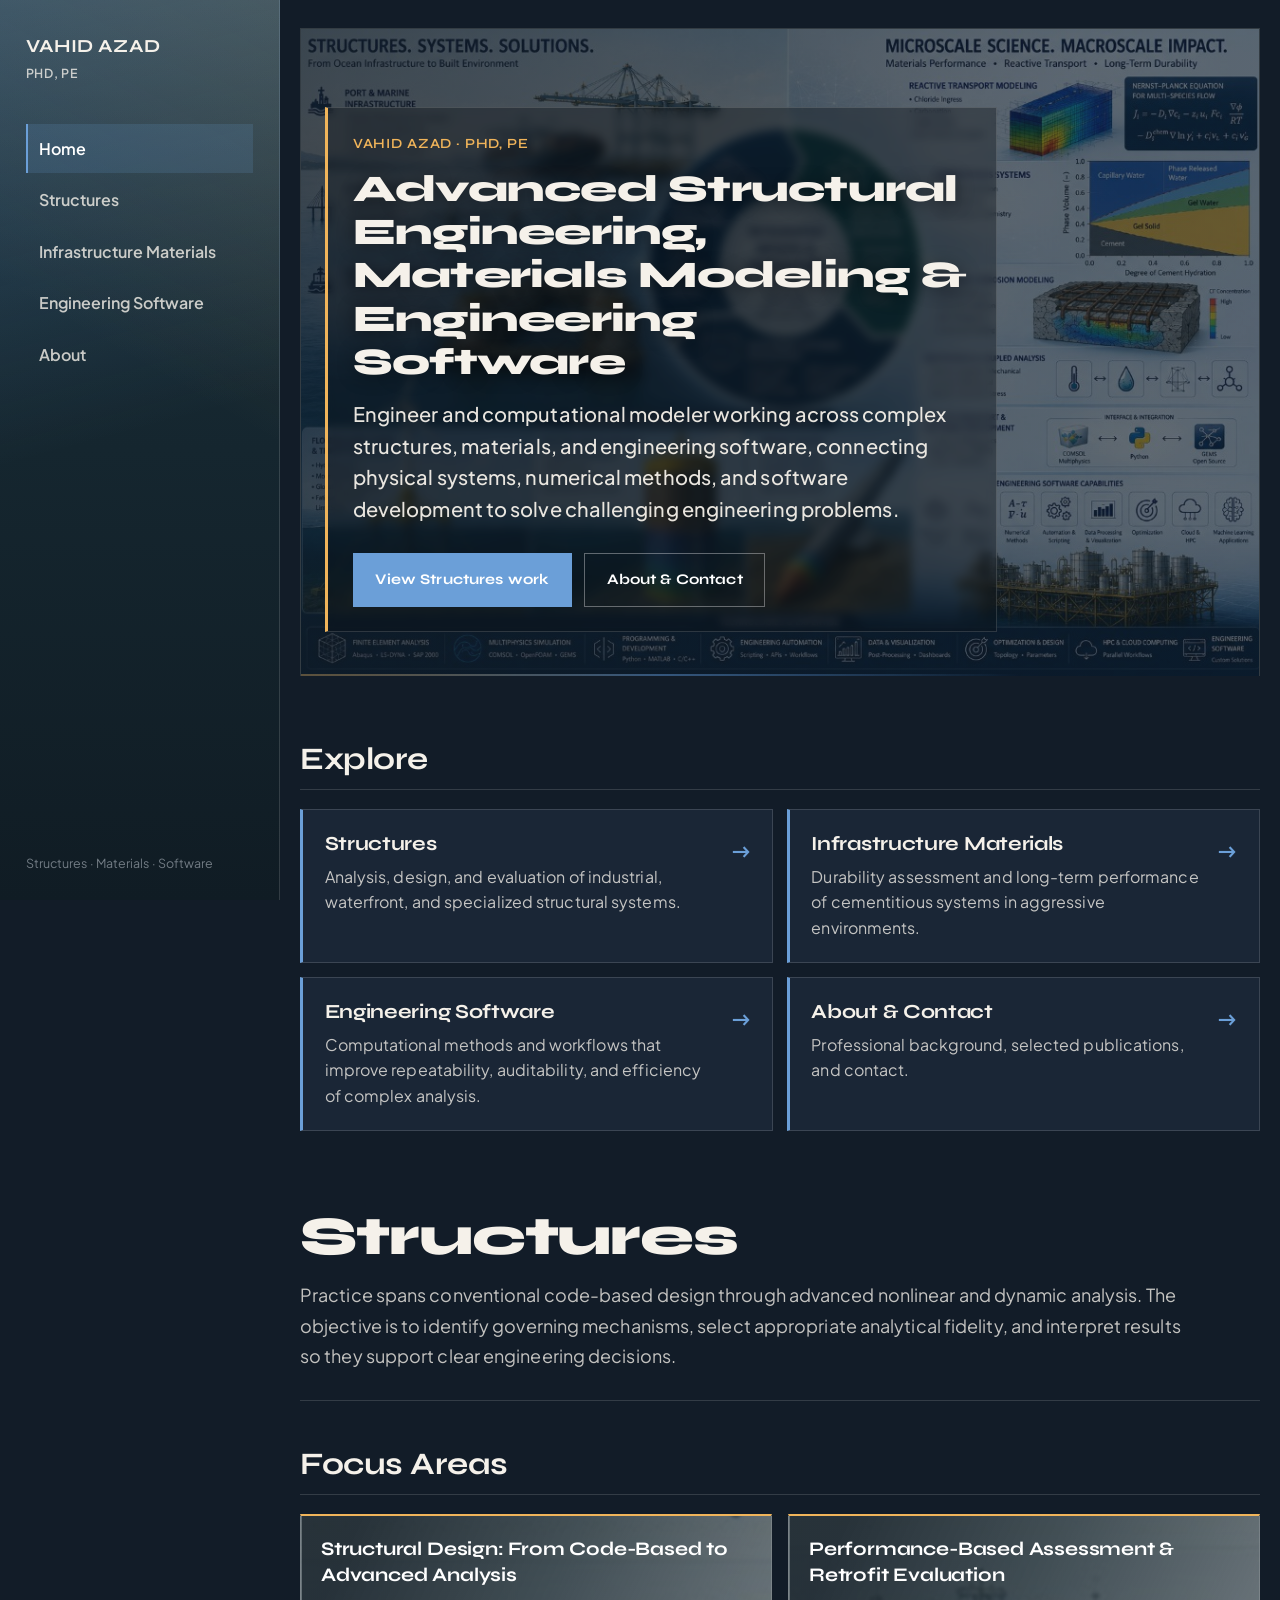
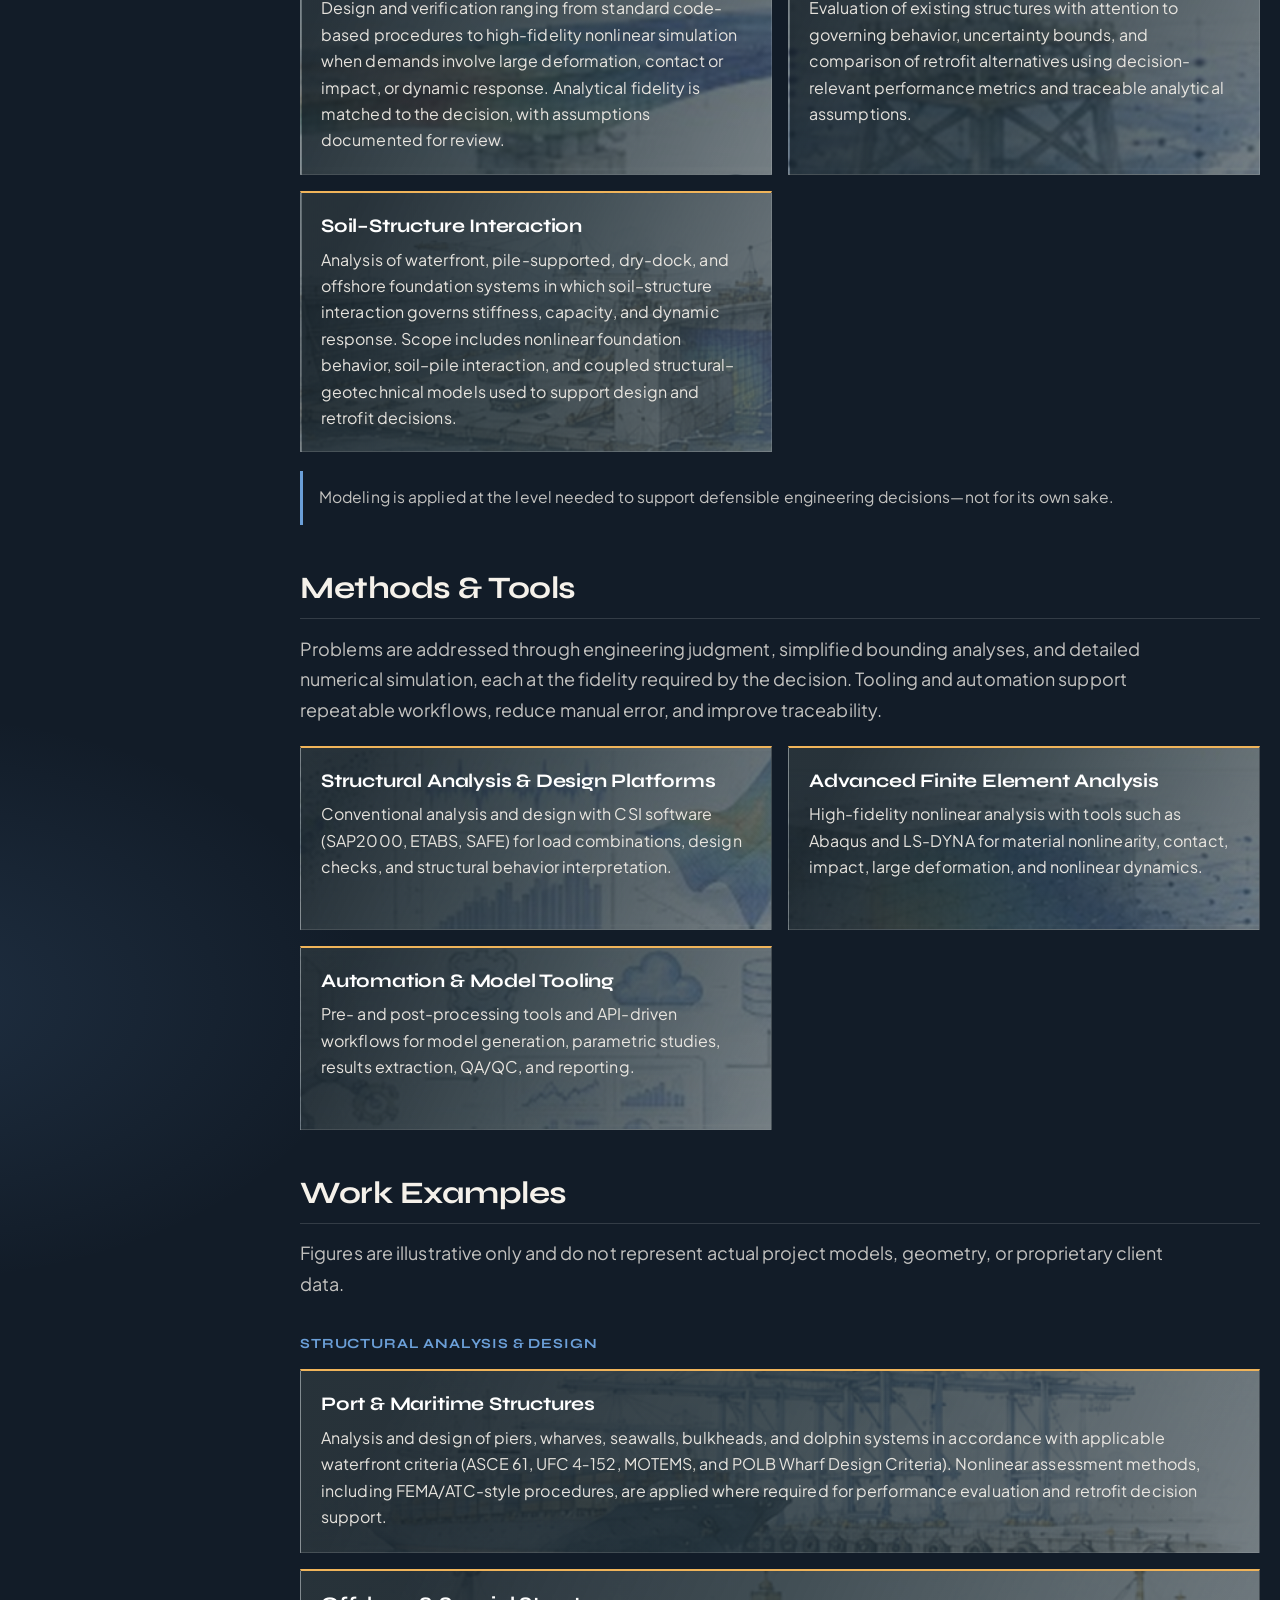
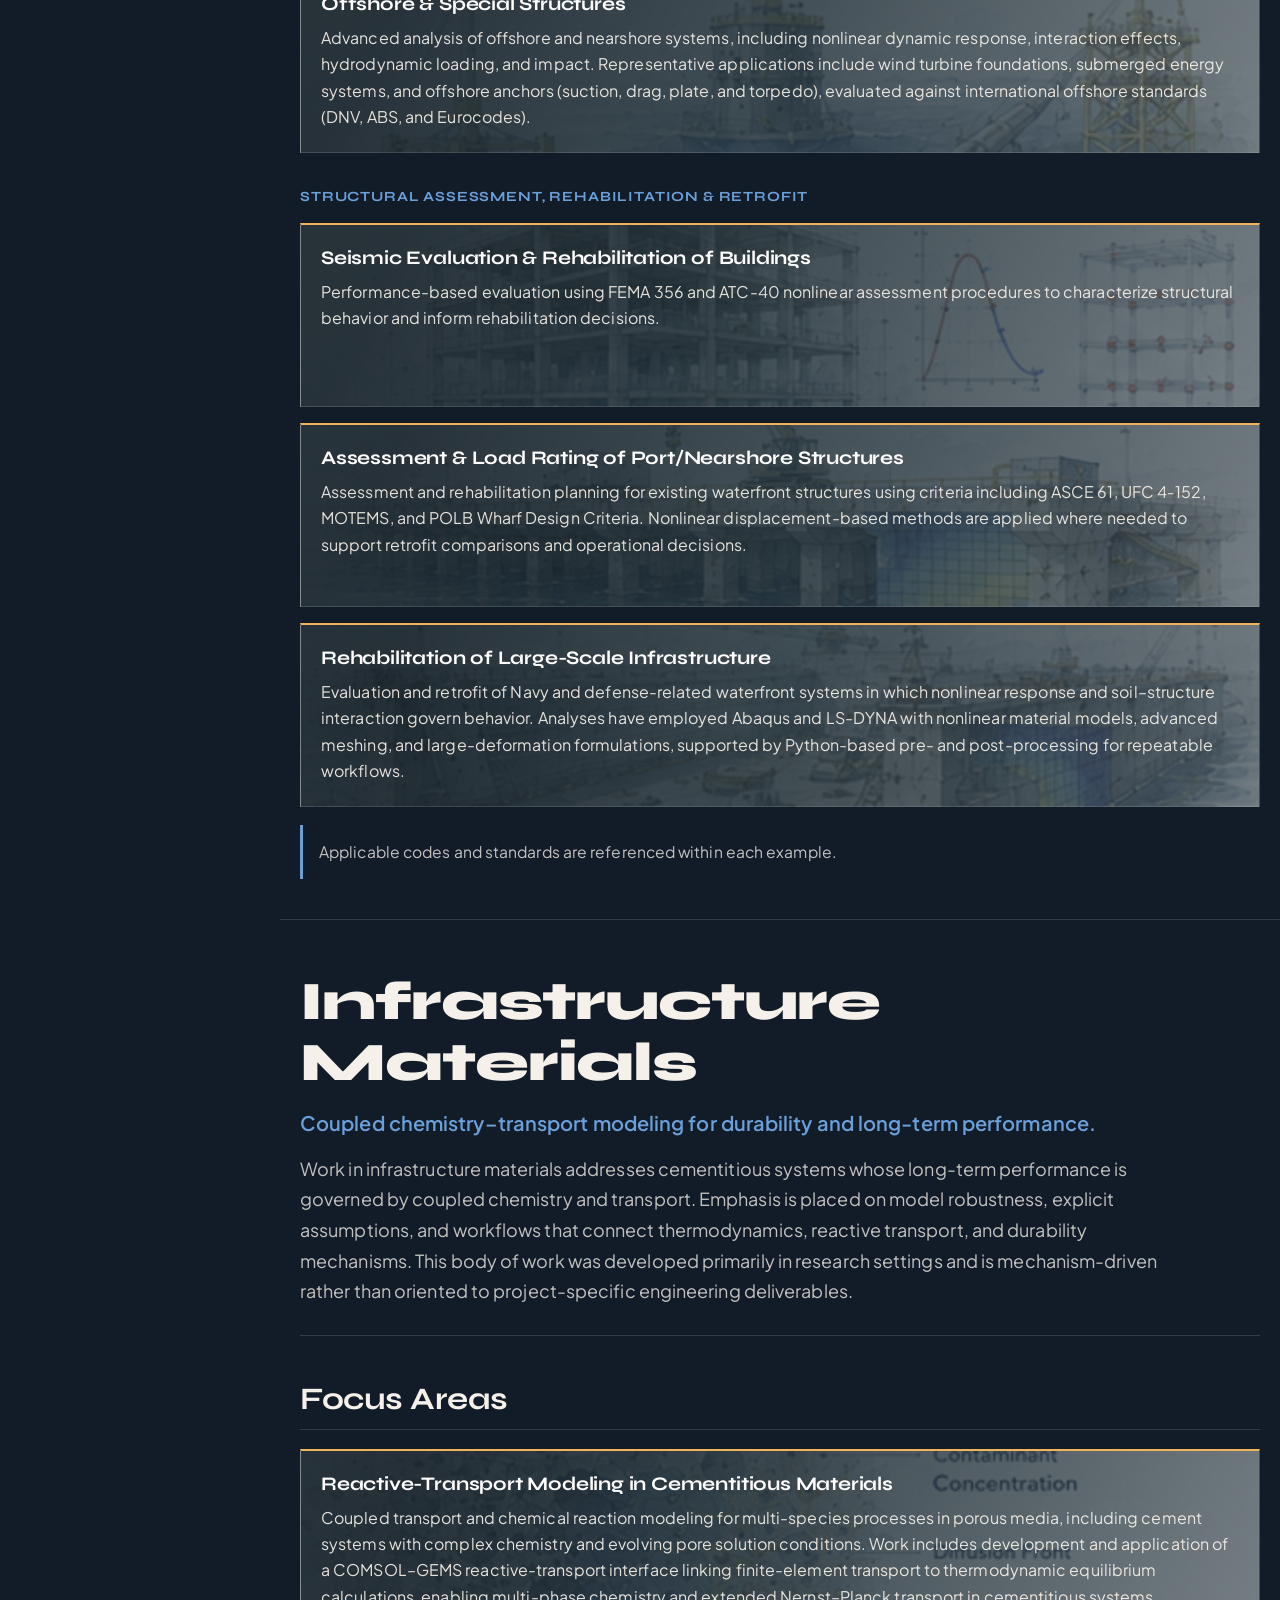
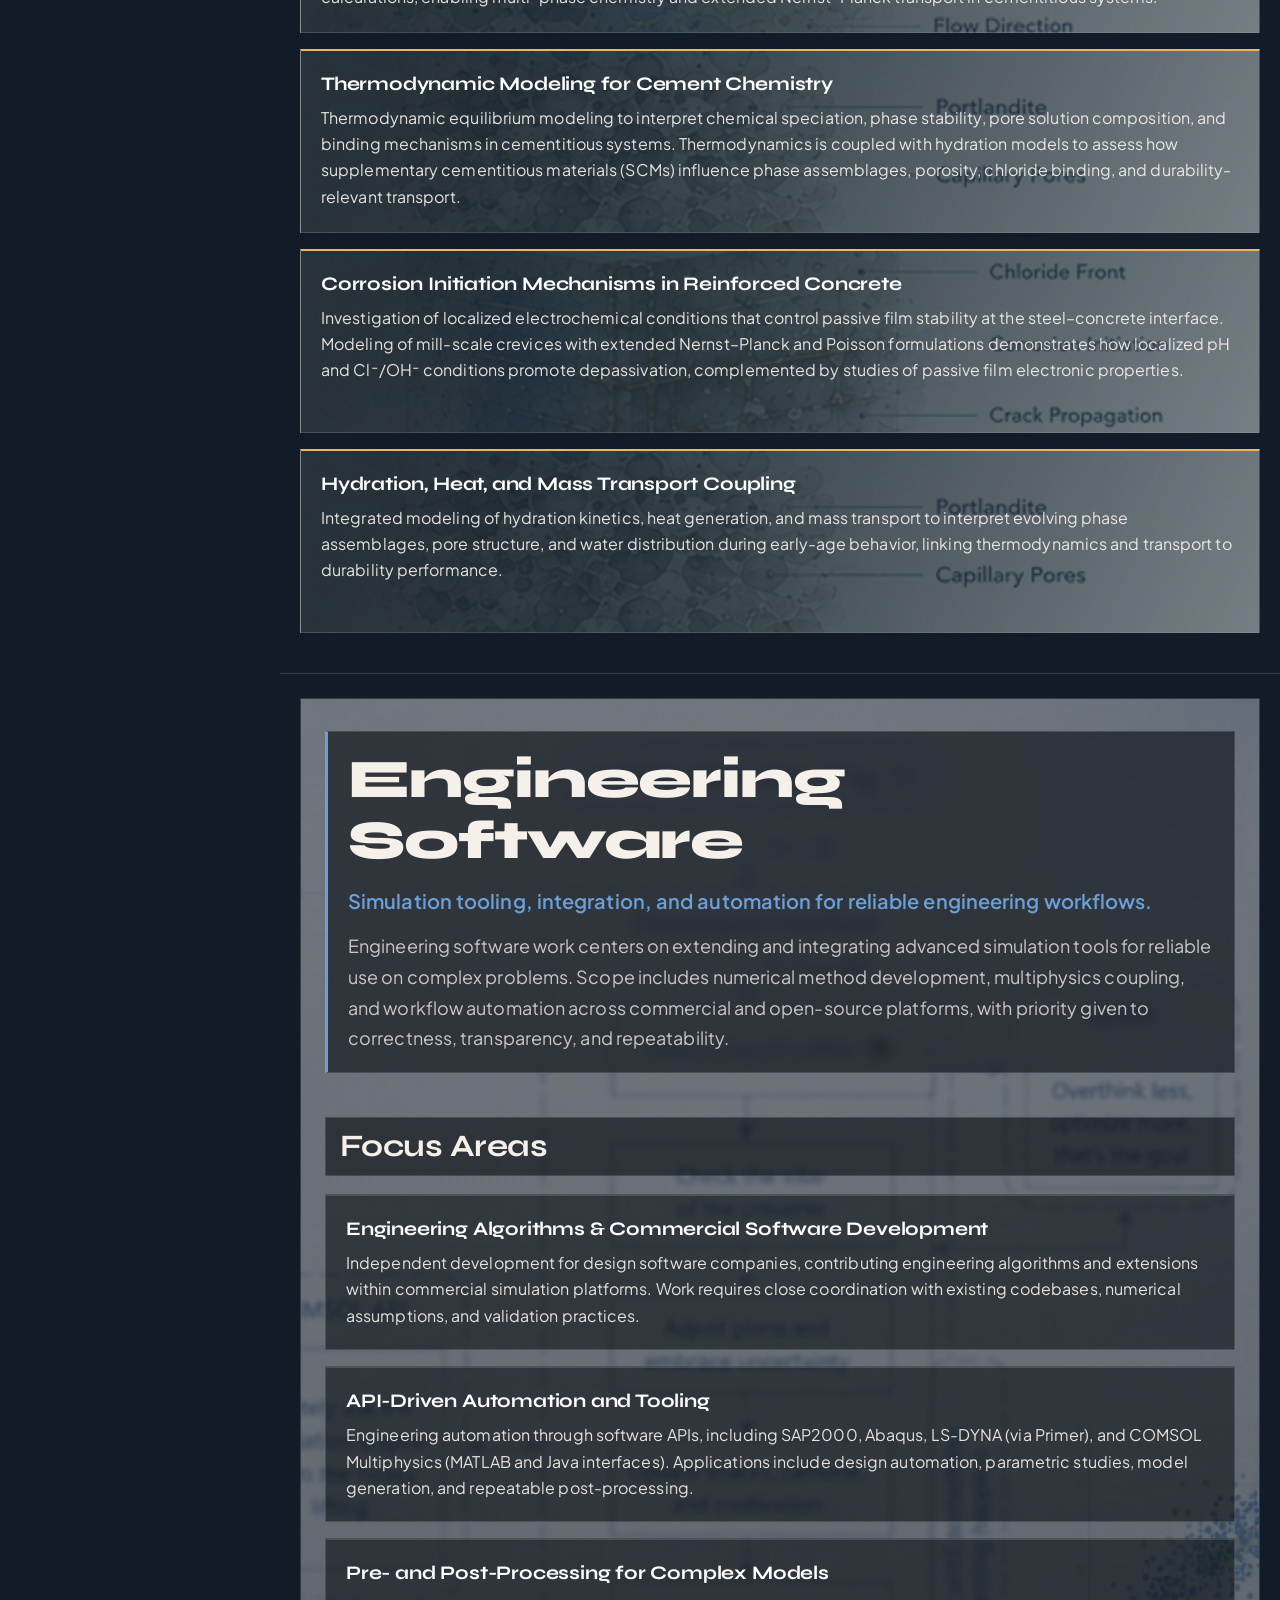
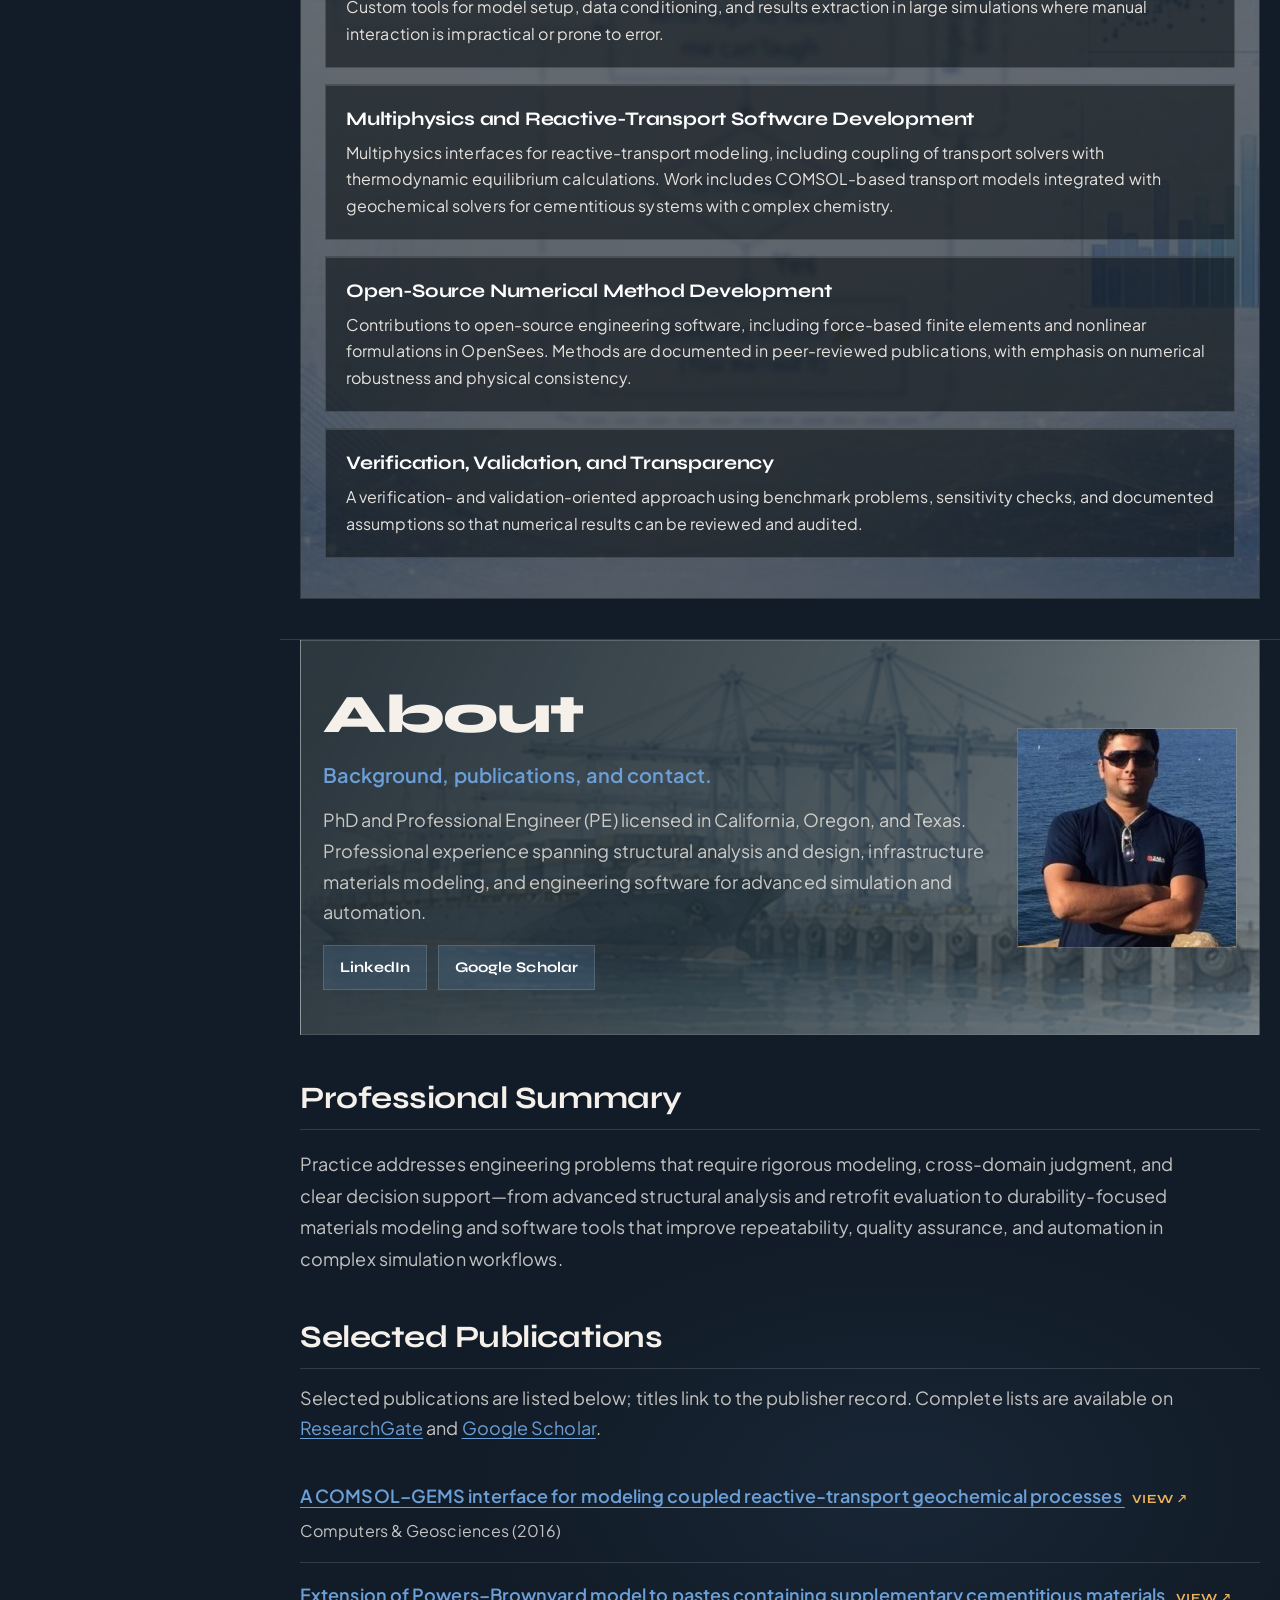
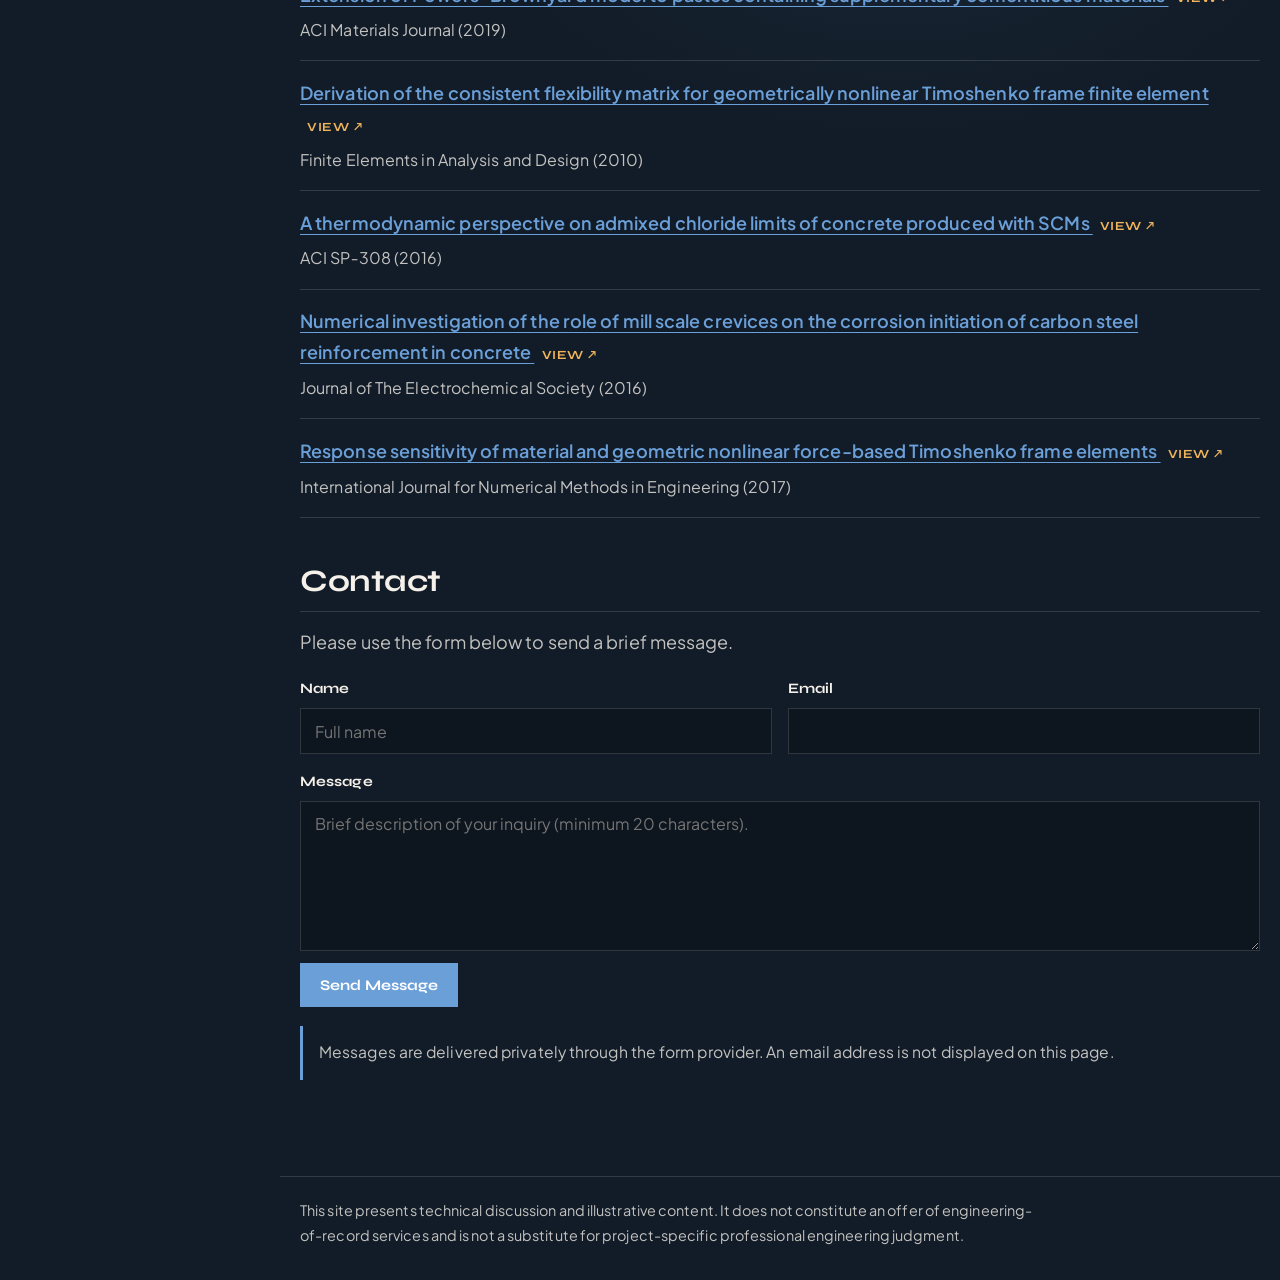
<file: index.html>
<!doctype html>
<html lang="en">
<head>
  <meta charset="utf-8">
  <meta name="viewport" content="width=device-width,initial-scale=1">
  <title>Vahid Azad • Structures • Materials • Software</title>
  <meta name="description" content="Structural engineering, infrastructure materials, and engineering software. Professional practice overview and selected publications.">
  <meta name="color-scheme" content="dark">
  <meta name="theme-color" content="#121c28">
  <link rel="canonical" href="https://vahid-azad.com/">
  <link rel="preconnect" href="https://fonts.googleapis.com">
  <link rel="preconnect" href="https://fonts.gstatic.com" crossorigin>
  <link href="https://fonts.googleapis.com/css2?family=Plus+Jakarta+Sans:ital,wght@0,400;0,500;0,600;0,700;1,400&family=Syne:wght@500;600;700;800&display=swap" rel="stylesheet">
  <link rel="stylesheet" href="styles.css">
  <meta property="og:title" content="Vahid Azad • Structures • Materials • Software">
  <meta property="og:description" content="Structural engineering, infrastructure materials, and engineering software. Professional practice overview and selected publications.">
  <meta property="og:type" content="website">
  <meta property="og:url" content="https://vahid-azad.com/">
  <script defer data-domain="vahidjafariazad.github.io" src="https://plausible.io/js/script.js"></script>
</head>
<body class="page-home">
  <a class="skip" href="#intro">Skip to content</a>

  <div class="layout">
    <aside class="sidebar" aria-label="Site">
      <div>
        <div class="brand">
          <div class="name"><a href="#intro" class="brand-link">VAHID AZAD</a></div>
          <div class="tag">PhD, PE</div>
        </div>
        <nav class="side-nav" aria-label="Primary navigation">
          <a href="#intro" data-section="intro">Home</a>
          <a href="#structures" data-section="structures">Structures</a>
          <a href="#materials" data-section="materials">Infrastructure Materials</a>
          <a href="#software" data-section="software">Engineering Software</a>
          <a href="#about" data-section="about">About</a>
        </nav>
      </div>
      <div class="sidebar-foot">Structures · Materials · Software</div>
    </aside>

    <div class="main-wrap">
      <div class="mobile-bar">
        <div class="row">
          <div class="brand">
            <div class="name"><a href="#intro" class="brand-link">VAHID AZAD</a></div>
            <div class="tag">PhD, PE</div>
          </div>
          <details id="mobile-menu">
            <summary aria-label="Open site menu">Menu</summary>
            <nav class="panel side-nav" aria-label="Mobile navigation">
              <a href="#intro" data-section="intro">Home</a>
              <a href="#structures" data-section="structures">Structures</a>
              <a href="#materials" data-section="materials">Infrastructure Materials</a>
              <a href="#software" data-section="software">Engineering Software</a>
              <a href="#about" data-section="about">About</a>
            </nav>
          </details>
        </div>
      </div>

      <main id="content">
        <!-- HOME -->
        <section id="intro" class="page-section" aria-label="Introduction">
          <div class="spotlight">
            <div class="container">
              <div class="spotlight-copy">
                <p class="kicker">Vahid Azad · PhD, PE</p>
                <h1>Advanced Structural Engineering, Materials Modeling &amp; Engineering Software</h1>
                <p class="lede">
                  Engineer and computational modeler working across complex structures, materials, and engineering
                  software, connecting physical systems, numerical methods, and software development to solve
                  challenging engineering problems.
                </p>
                <div class="hero-actions">
                  <a class="btn btn-primary" href="#structures-work">View Structures work</a>
                  <a class="btn btn-ghost" href="#about">About &amp; Contact</a>
                </div>
              </div>
            </div>
          </div>

          <div class="container">
            <div class="section jump-links">
              <h2>Explore</h2>
              <div class="spots">
                <a class="spot spot-link" href="#structures">
                  <div>
                    <h2>Structures</h2>
                    <p>Analysis, design, and evaluation of industrial, waterfront, and specialized structural systems.</p>
                  </div>
                  <span class="arrow" aria-hidden="true">→</span>
                </a>
                <a class="spot spot-link" href="#materials">
                  <div>
                    <h2>Infrastructure Materials</h2>
                    <p>Durability assessment and long-term performance of cementitious systems in aggressive environments.</p>
                  </div>
                  <span class="arrow" aria-hidden="true">→</span>
                </a>
                <a class="spot spot-link" href="#software">
                  <div>
                    <h2>Engineering Software</h2>
                    <p>Computational methods and workflows that improve repeatability, auditability, and efficiency of complex analysis.</p>
                  </div>
                  <span class="arrow" aria-hidden="true">→</span>
                </a>
                <a class="spot spot-link" href="#about">
                  <div>
                    <h2>About &amp; Contact</h2>
                    <p>Professional background, selected publications, and contact.</p>
                  </div>
                  <span class="arrow" aria-hidden="true">→</span>
                </a>
              </div>
            </div>
          </div>
        </section>

        <!-- STRUCTURES -->
        <section id="structures" class="page-section">
          <div class="container">
            <header class="page-hero">
              <h1>Structures</h1>
              <p>
                Practice spans conventional code-based design through advanced nonlinear and dynamic analysis.
                The objective is to identify governing mechanisms, select appropriate analytical fidelity, and
                interpret results so they support clear engineering decisions.
              </p>
            </header>

            <div class="section">
              <h2>Focus Areas</h2>
              <div class="portfolio two-col">
                <article class="project has-bg" style="--bg-image: url('assets/images/topics/06-nonlinear-analysis.jpg')">
                  <h3>Structural Design: From Code-Based to Advanced Analysis</h3>
                  <p>
                    Design and verification ranging from standard code-based procedures to high-fidelity nonlinear
                    simulation when demands involve large deformation, contact or impact, or dynamic response.
                    Analytical fidelity is matched to the decision, with assumptions documented for review.
                  </p>
                </article>
                <article class="project has-bg" style="--bg-image: url('assets/images/topics/08-hydrodynamic-impact.jpg')">
                  <h3>Performance-Based Assessment &amp; Retrofit Evaluation</h3>
                  <p>
                    Evaluation of existing structures with attention to governing behavior, uncertainty bounds, and
                    comparison of retrofit alternatives using decision-relevant performance metrics and traceable
                    analytical assumptions.
                  </p>
                </article>
                <article class="project has-bg" style="--bg-image: url('assets/images/topics/05-large-scale-rehab.png')">
                  <h3>Soil–Structure Interaction</h3>
                  <p>
                    Analysis of waterfront, pile-supported, dry-dock, and offshore foundation systems in which soil–structure
                    interaction governs stiffness, capacity, and dynamic response. Scope includes nonlinear foundation
                    behavior, soil–pile interaction, and coupled structural–geotechnical models used to support design
                    and retrofit decisions.
                  </p>
                </article>
              </div>
              <div class="note">
                Modeling is applied at the level needed to support defensible engineering decisions—not for its own sake.
              </div>
            </div>

            <div class="section">
              <h2>Methods &amp; Tools</h2>
              <p class="section-intro">
                Problems are addressed through engineering judgment, simplified bounding analyses, and detailed
                numerical simulation, each at the fidelity required by the decision. Tooling and automation support
                repeatable workflows, reduce manual error, and improve traceability.
              </p>
              <div class="portfolio two-col">
                <article class="project has-bg" style="--bg-image: url('assets/images/topics/14-data-visualization.jpg')">
                  <h3>Structural Analysis &amp; Design Platforms</h3>
                  <p>
                    Conventional analysis and design with CSI software (SAP2000, ETABS, SAFE) for load combinations,
                    design checks, and structural behavior interpretation.
                  </p>
                </article>
                <article class="project has-bg" style="--bg-image: url('assets/images/topics/07-multiphysics-modeling.jpg')">
                  <h3>Advanced Finite Element Analysis</h3>
                  <p>
                    High-fidelity nonlinear analysis with tools such as Abaqus and LS-DYNA for material nonlinearity,
                    contact, impact, large deformation, and nonlinear dynamics.
                  </p>
                </article>
                <article class="project has-bg" style="--bg-image: url('assets/images/topics/13-automation-workflows.jpg')">
                  <h3>Automation &amp; Model Tooling</h3>
                  <p>
                    Pre- and post-processing tools and API-driven workflows for model generation, parametric studies,
                    results extraction, QA/QC, and reporting.
                  </p>
                </article>
              </div>
            </div>

            <div class="section" id="structures-work">
              <h2>Work Examples</h2>
              <p class="section-intro">
                Figures are illustrative only and do not represent actual project models, geometry, or proprietary client data.
              </p>
              <h3 class="subhead">Structural Analysis &amp; Design</h3>
              <div class="portfolio stack">
                <article class="project has-bg" style="--bg-image: url('assets/images/topics/01-port-maritime.png')">
                  <div>
                    <h3>Port &amp; Maritime Structures</h3>
                    <p>
                      Analysis and design of piers, wharves, seawalls, bulkheads, and dolphin systems in accordance with
                      applicable waterfront criteria (ASCE 61, UFC 4‑152, MOTEMS, and POLB Wharf Design Criteria).
                      Nonlinear assessment methods, including FEMA/ATC-style procedures, are applied where required for
                      performance evaluation and retrofit decision support.
                    </p>
                  </div>
                </article>
                <article class="project has-bg" style="--bg-image: url('assets/images/topics/02-special-structures.png')">
                  <div>
                    <h3>Offshore &amp; Special Structures</h3>
                    <p>
                      Advanced analysis of offshore and nearshore systems, including nonlinear dynamic response,
                      interaction effects, hydrodynamic loading, and impact. Representative applications include wind
                      turbine foundations, submerged energy systems, and offshore anchors (suction, drag, plate, and
                      torpedo), evaluated against international offshore standards (DNV, ABS, and Eurocodes).
                    </p>
                  </div>
                </article>
              </div>
              <h3 class="subhead">Structural Assessment, Rehabilitation &amp; Retrofit</h3>
              <div class="portfolio stack">
                <article class="project has-bg" style="--bg-image: url('assets/images/topics/03-seismic-buildings.png')">
                  <div>
                    <h3>Seismic Evaluation &amp; Rehabilitation of Buildings</h3>
                    <p>
                      Performance-based evaluation using FEMA 356 and ATC-40 nonlinear assessment procedures to
                      characterize structural behavior and inform rehabilitation decisions.
                    </p>
                  </div>
                </article>
                <article class="project has-bg" style="--bg-image: url('assets/images/topics/04-port-load-rating.png')">
                  <div>
                    <h3>Assessment &amp; Load Rating of Port/Nearshore Structures</h3>
                    <p>
                      Assessment and rehabilitation planning for existing waterfront structures using criteria including
                      ASCE 61, UFC 4‑152, MOTEMS, and POLB Wharf Design Criteria. Nonlinear displacement-based methods
                      are applied where needed to support retrofit comparisons and operational decisions.
                    </p>
                  </div>
                </article>
                <article class="project has-bg" style="--bg-image: url('assets/images/topics/05-large-scale-rehab.png')">
                  <div>
                    <h3>Rehabilitation of Large-Scale Infrastructure</h3>
                    <p>
                      Evaluation and retrofit of Navy and defense-related waterfront systems in which nonlinear response
                      and soil–structure interaction govern behavior. Analyses have employed Abaqus and LS-DYNA with
                      nonlinear material models, advanced meshing, and large-deformation formulations, supported by
                      Python-based pre- and post-processing for repeatable workflows.
                    </p>
                  </div>
                </article>
              </div>
              <div class="note">
                Applicable codes and standards are referenced within each example.
              </div>
            </div>
          </div>
        </section>

        <!-- MATERIALS -->
        <section id="materials" class="page-section">
          <div class="container">
            <header class="page-hero">
              <h1>Infrastructure Materials</h1>
              <p class="sub">Coupled chemistry–transport modeling for durability and long-term performance.</p>
              <p>
                Work in infrastructure materials addresses cementitious systems whose long-term performance is
                governed by coupled chemistry and transport. Emphasis is placed on model robustness, explicit
                assumptions, and workflows that connect thermodynamics, reactive transport, and durability
                mechanisms. This body of work was developed primarily in research settings and is mechanism-driven
                rather than oriented to project-specific engineering deliverables.
              </p>
            </header>
            <div class="section">
              <h2>Focus Areas</h2>
              <div class="portfolio stack">
                <article class="project has-bg" style="--bg-image: url('assets/images/topics/11-reactive-transport.png')">
                  <div>
                    <h3>Reactive-Transport Modeling in Cementitious Materials</h3>
                    <p>
                      Coupled transport and chemical reaction modeling for multi-species processes in porous media,
                      including cement systems with complex chemistry and evolving pore solution conditions. Work
                      includes development and application of a COMSOL–GEMS reactive-transport interface linking
                      finite-element transport to thermodynamic equilibrium calculations, enabling multi-phase chemistry
                      and extended Nernst–Planck transport in cementitious systems.
                    </p>
                  </div>
                </article>
                <article class="project has-bg" style="--bg-image: url('assets/images/topics/09-thermodynamic-cement.png')">
                  <div>
                    <h3>Thermodynamic Modeling for Cement Chemistry</h3>
                    <p>
                      Thermodynamic equilibrium modeling to interpret chemical speciation, phase stability, pore
                      solution composition, and binding mechanisms in cementitious systems. Thermodynamics is coupled
                      with hydration models to assess how supplementary cementitious materials (SCMs) influence phase
                      assemblages, porosity, chloride binding, and durability-relevant transport.
                    </p>
                  </div>
                </article>
                <article class="project has-bg" style="--bg-image: url('assets/images/topics/10-corrosion-durability.png')">
                  <div>
                    <h3>Corrosion Initiation Mechanisms in Reinforced Concrete</h3>
                    <p>
                      Investigation of localized electrochemical conditions that control passive film stability at the
                      steel–concrete interface. Modeling of mill-scale crevices with extended Nernst–Planck and Poisson
                      formulations demonstrates how localized pH and Cl⁻/OH⁻ conditions promote depassivation, complemented
                      by studies of passive film electronic properties.
                    </p>
                  </div>
                </article>
                <article class="project has-bg" style="--bg-image: url('assets/images/topics/09-thermodynamic-cement.png')">
                  <div>
                    <h3>Hydration, Heat, and Mass Transport Coupling</h3>
                    <p>
                      Integrated modeling of hydration kinetics, heat generation, and mass transport to interpret
                      evolving phase assemblages, pore structure, and water distribution during early-age behavior,
                      linking thermodynamics and transport to durability performance.
                    </p>
                  </div>
                </article>
              </div>
            </div>
          </div>
        </section>

        <!-- SOFTWARE -->
        <section id="software" class="page-section has-section-bg" style="--section-bg: url('assets/images/topics/software-section-bg.png')">
          <div class="container">
            <header class="page-hero">
              <h1>Engineering Software</h1>
              <p class="sub">Simulation tooling, integration, and automation for reliable engineering workflows.</p>
              <p>
                Engineering software work centers on extending and integrating advanced simulation tools for reliable
                use on complex problems. Scope includes numerical method development, multiphysics coupling, and
                workflow automation across commercial and open-source platforms, with priority given to correctness,
                transparency, and repeatability.
              </p>
            </header>
            <div class="section">
              <h2>Focus Areas</h2>
              <div class="portfolio stack">
                <article class="project on-section-bg">
                  <div>
                    <h3>Engineering Algorithms &amp; Commercial Software Development</h3>
                    <p>
                      Independent development for design software companies, contributing engineering algorithms and
                      extensions within commercial simulation platforms. Work requires close coordination with existing
                      codebases, numerical assumptions, and validation practices.
                    </p>
                  </div>
                </article>
                <article class="project on-section-bg">
                  <div>
                    <h3>API-Driven Automation and Tooling</h3>
                    <p>
                      Engineering automation through software APIs, including SAP2000, Abaqus, LS-DYNA (via Primer),
                      and COMSOL Multiphysics (MATLAB and Java interfaces). Applications include design automation,
                      parametric studies, model generation, and repeatable post-processing.
                    </p>
                  </div>
                </article>
                <article class="project on-section-bg">
                  <div>
                    <h3>Pre- and Post-Processing for Complex Models</h3>
                    <p>
                      Custom tools for model setup, data conditioning, and results extraction in large simulations
                      where manual interaction is impractical or prone to error.
                    </p>
                  </div>
                </article>
                <article class="project on-section-bg">
                  <div>
                    <h3>Multiphysics and Reactive-Transport Software Development</h3>
                    <p>
                      Multiphysics interfaces for reactive-transport modeling, including coupling of transport solvers
                      with thermodynamic equilibrium calculations. Work includes COMSOL-based transport models integrated
                      with geochemical solvers for cementitious systems with complex chemistry.
                    </p>
                  </div>
                </article>
                <article class="project on-section-bg">
                  <div>
                    <h3>Open-Source Numerical Method Development</h3>
                    <p>
                      Contributions to open-source engineering software, including force-based finite elements and
                      nonlinear formulations in OpenSees. Methods are documented in peer-reviewed publications, with
                      emphasis on numerical robustness and physical consistency.
                    </p>
                  </div>
                </article>
                <article class="project on-section-bg">
                  <div>
                    <h3>Verification, Validation, and Transparency</h3>
                    <p>
                      A verification- and validation-oriented approach using benchmark problems, sensitivity checks,
                      and documented assumptions so that numerical results can be reviewed and audited.
                    </p>
                  </div>
                </article>
              </div>
            </div>
          </div>
        </section>

        <!-- ABOUT -->
        <section id="about" class="page-section">
          <div class="container">
            <header class="page-hero has-bg" style="--bg-image: url('assets/images/topics/01-port-maritime.png')">
              <div class="hero-about">
                <div>
                  <h1>About</h1>
                  <p class="sub">Background, publications, and contact.</p>
                  <p>
                    PhD and Professional Engineer (PE) licensed in California, Oregon, and Texas. Professional
                    experience spanning structural analysis and design, infrastructure materials modeling, and
                    engineering software for advanced simulation and automation.
                  </p>
                  <div class="chips">
                    <span class="chip">
                      <a href="https://www.linkedin.com/in/vahidjafariazad/" target="_blank" rel="noopener">LinkedIn</a>
                    </span>
                    <span class="chip">
                      <a href="https://scholar.google.com/citations?user=SC7Uf60AAAAJ&hl=en" target="_blank" rel="noopener">Google Scholar</a>
                    </span>
                  </div>
                </div>
                <img class="hero-photo" src="assets/images/main_photo.jpg" alt="Portrait of Vahid Azad" width="220" height="220" loading="lazy" decoding="async">
              </div>
            </header>

            <div class="section">
              <h2>Professional Summary</h2>
              <div class="prose-block">
                <p>
                  Practice addresses engineering problems that require rigorous modeling, cross-domain judgment, and
                  clear decision support—from advanced structural analysis and retrofit evaluation to durability-focused
                  materials modeling and software tools that improve repeatability, quality assurance, and automation
                  in complex simulation workflows.
                </p>
              </div>
            </div>

            <div class="section">
              <h2>Selected Publications</h2>
              <p class="section-intro">
                Selected publications are listed below; titles link to the publisher record. Complete lists are available on
                <a href="https://www.researchgate.net/profile/Vahid-Azad" target="_blank" rel="noopener noreferrer">ResearchGate</a>
                and
                <a href="https://scholar.google.com/citations?user=SC7Uf60AAAAJ&hl=en" target="_blank" rel="noopener noreferrer">Google Scholar</a>.
              </p>
              <ul class="pub-list">
                <li>
                  <a class="pub-link" href="https://doi.org/10.1016/j.cageo.2016.04.002" target="_blank" rel="noopener noreferrer">
                    A COMSOL–GEMS interface for modeling coupled reactive-transport geochemical processes
                    <span class="pub-cta">View ↗</span>
                  </a>
                  <span class="pub-meta">Computers &amp; Geosciences (2016)</span>
                </li>
                <li>
                  <a class="pub-link" href="https://doi.org/10.14359/51714466" target="_blank" rel="noopener noreferrer">
                    Extension of Powers–Brownyard model to pastes containing supplementary cementitious materials
                    <span class="pub-cta">View ↗</span>
                  </a>
                  <span class="pub-meta">ACI Materials Journal (2019)</span>
                </li>
                <li>
                  <a class="pub-link" href="https://doi.org/10.1016/j.finel.2010.07.015" target="_blank" rel="noopener noreferrer">
                    Derivation of the consistent flexibility matrix for geometrically nonlinear Timoshenko frame finite element
                    <span class="pub-cta">View ↗</span>
                  </a>
                  <span class="pub-meta">Finite Elements in Analysis and Design (2010)</span>
                </li>
                <li>
                  <a class="pub-link" href="https://doi.org/10.14359/51689183" target="_blank" rel="noopener noreferrer">
                    A thermodynamic perspective on admixed chloride limits of concrete produced with SCMs
                    <span class="pub-cta">View ↗</span>
                  </a>
                  <span class="pub-meta">ACI SP‑308 (2016)</span>
                </li>
                <li>
                  <a class="pub-link" href="https://doi.org/10.1149/2.0731606jes" target="_blank" rel="noopener noreferrer">
                    Numerical investigation of the role of mill scale crevices on the corrosion initiation of carbon steel reinforcement in concrete
                    <span class="pub-cta">View ↗</span>
                  </a>
                  <span class="pub-meta">Journal of The Electrochemical Society (2016)</span>
                </li>
                <li>
                  <a class="pub-link" href="https://doi.org/10.1002/nme.5479" target="_blank" rel="noopener noreferrer">
                    Response sensitivity of material and geometric nonlinear force-based Timoshenko frame elements
                    <span class="pub-cta">View ↗</span>
                  </a>
                  <span class="pub-meta">International Journal for Numerical Methods in Engineering (2017)</span>
                </li>
              </ul>
            </div>

            <div class="section">
              <h2>Contact</h2>
              <p class="section-intro">Please use the form below to send a brief message.</p>
              <form action="https://formspree.io/f/meeljqvw" method="POST">
                <input type="hidden" id="ts" name="ts" value="">
                <div class="form-grid">
                  <div class="form-field">
                    <label for="name">Name</label>
                    <input id="name" name="name" type="text" required autocomplete="name" minlength="2" maxlength="80" placeholder="Full name">
                  </div>
                  <div class="form-field">
                    <label for="email">Email</label>
                    <input id="email" name="email" type="email" required autocomplete="email" inputmode="email" pattern="^[^\s@]+@[^\s@]+\.[^\s@]+$" title="Please enter a valid email address.">
                  </div>
                  <div class="form-field full">
                    <label for="message">Message</label>
                    <textarea id="message" name="message" rows="6" required minlength="20" maxlength="2000" placeholder="Brief description of your inquiry (minimum 20 characters)."></textarea>
                    <button type="submit">Send Message</button>
                    <input type="text" name="_gotcha" style="display:none" tabindex="-1" autocomplete="off">
                  </div>
                </div>
              </form>
              <div class="note">
                Messages are delivered privately through the form provider. An email address is not displayed on this page.
              </div>
            </div>
          </div>
        </section>
      </main>

      <footer class="site-footer">
        <div class="container">
          <p>
            This site presents technical discussion and illustrative content. It does not constitute an offer of
            engineering-of-record services and is not a substitute for project-specific professional engineering judgment.
          </p>
        </div>
      </footer>
    </div>
  </div>

<script>
  (function () {
    const sections = ["intro", "structures", "materials", "software", "about"];
    const navLinks = document.querySelectorAll(".side-nav a[data-section]");
    const mobileMenu = document.getElementById("mobile-menu");

    function setActive(id) {
      navLinks.forEach(function (link) {
        link.classList.toggle("active", link.getAttribute("data-section") === id);
      });
    }

    // Highlight current section while scrolling
    if ("IntersectionObserver" in window) {
      const observer = new IntersectionObserver(
        function (entries) {
          entries.forEach(function (entry) {
            if (entry.isIntersecting) setActive(entry.target.id);
          });
        },
        { rootMargin: "-35% 0px -50% 0px", threshold: 0.01 }
      );
      sections.forEach(function (id) {
        const el = document.getElementById(id);
        if (el) observer.observe(el);
      });
    }

    // Close mobile menu after choosing a section, outside tap, or Escape
    navLinks.forEach(function (link) {
      link.addEventListener("click", function () {
        if (mobileMenu) mobileMenu.open = false;
      });
    });

    if (mobileMenu) {
      document.addEventListener("click", function (e) {
        if (!mobileMenu.open) return;
        if (!mobileMenu.contains(e.target)) mobileMenu.open = false;
      });
      document.addEventListener("keydown", function (e) {
        if (e.key === "Escape" && mobileMenu.open) mobileMenu.open = false;
      });
    }

    // Honor hash on load
    if (location.hash) {
      const id = location.hash.slice(1);
      if (sections.indexOf(id) !== -1) setActive(id);
    } else {
      setActive("intro");
    }

    // Contact form bot checks
    const form = document.querySelector('form[action*="formspree"]');
    if (form) {
      const start = Date.now();
      const ts = document.getElementById("ts");
      if (ts) ts.value = String(start);
      form.addEventListener("submit", function (e) {
        if (!form.checkValidity()) return;
        if (Date.now() - start < 2500) {
          e.preventDefault();
          alert("Please take a moment to complete the form.");
          return;
        }
        const gotcha = form.querySelector('input[name="_gotcha"]');
        if (gotcha && gotcha.value.trim() !== "") e.preventDefault();
      });
    }
  })();
</script>
</body>
</html>
</file>
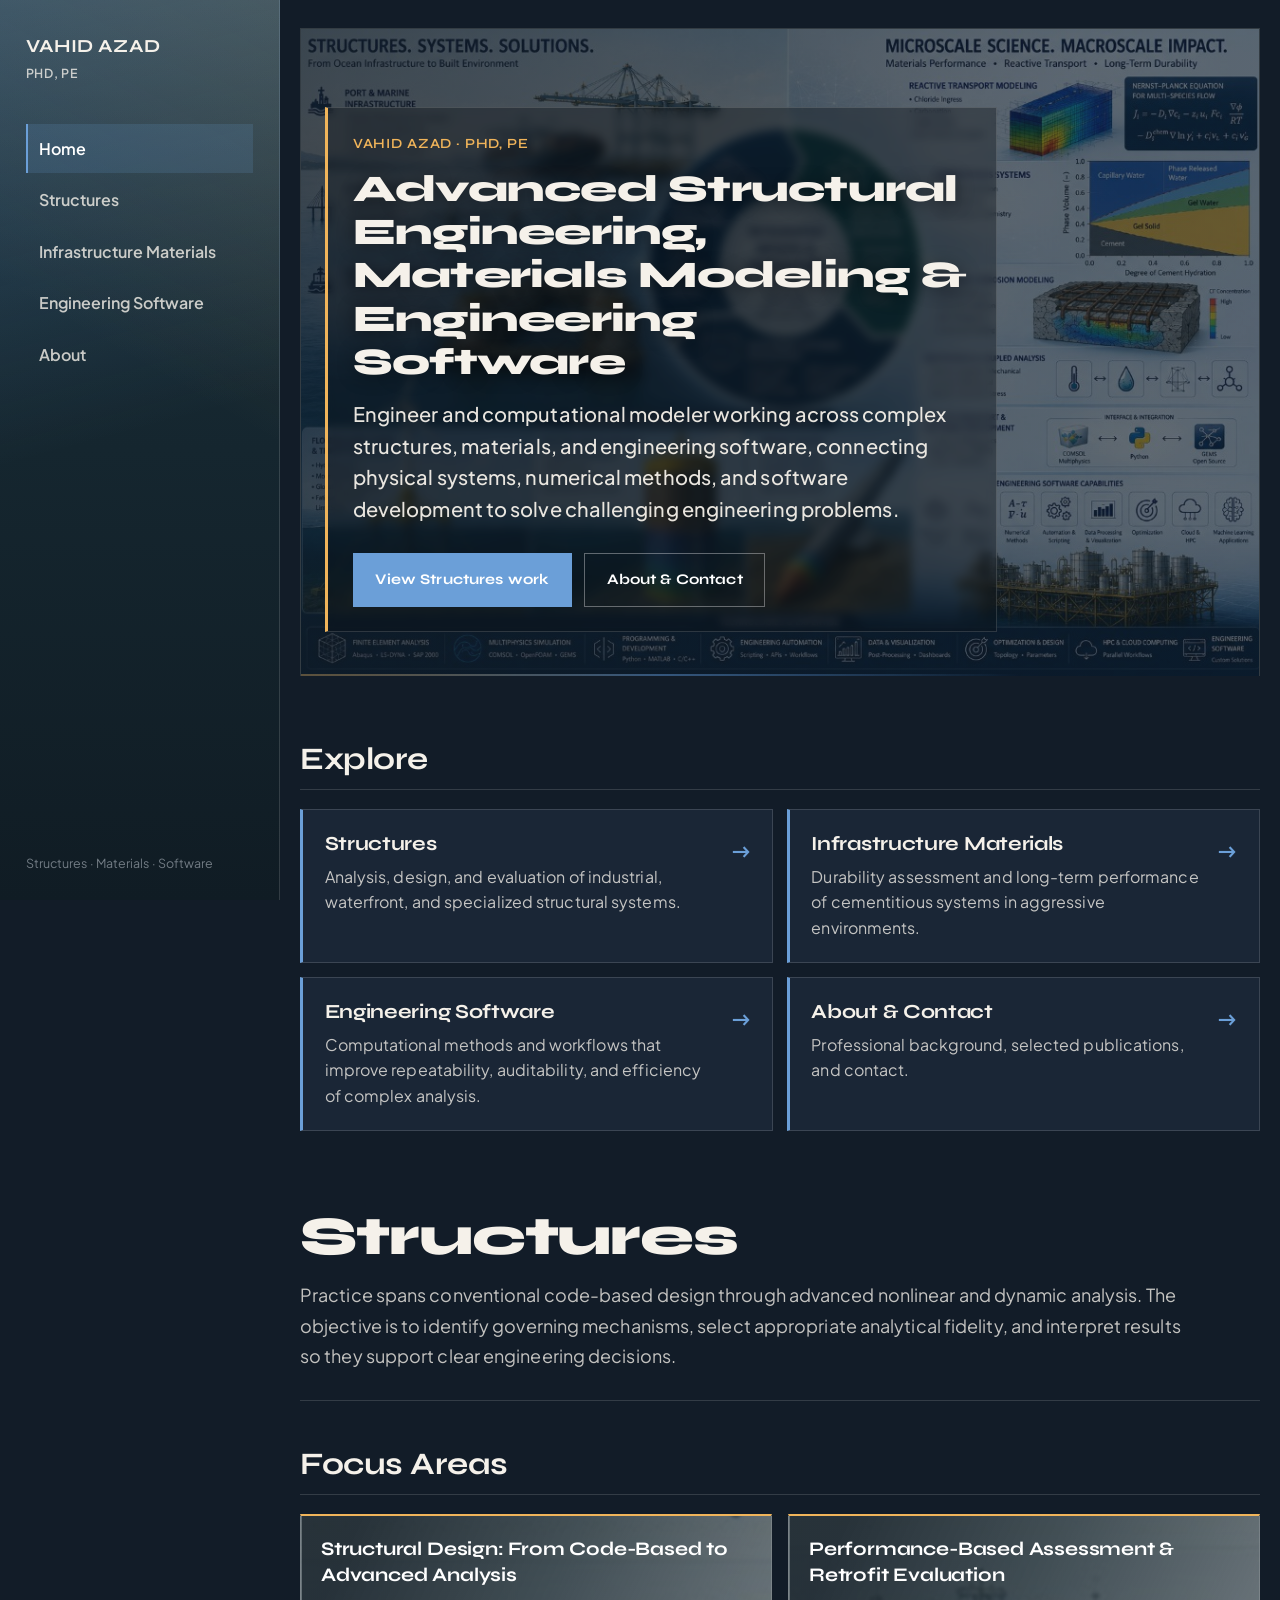
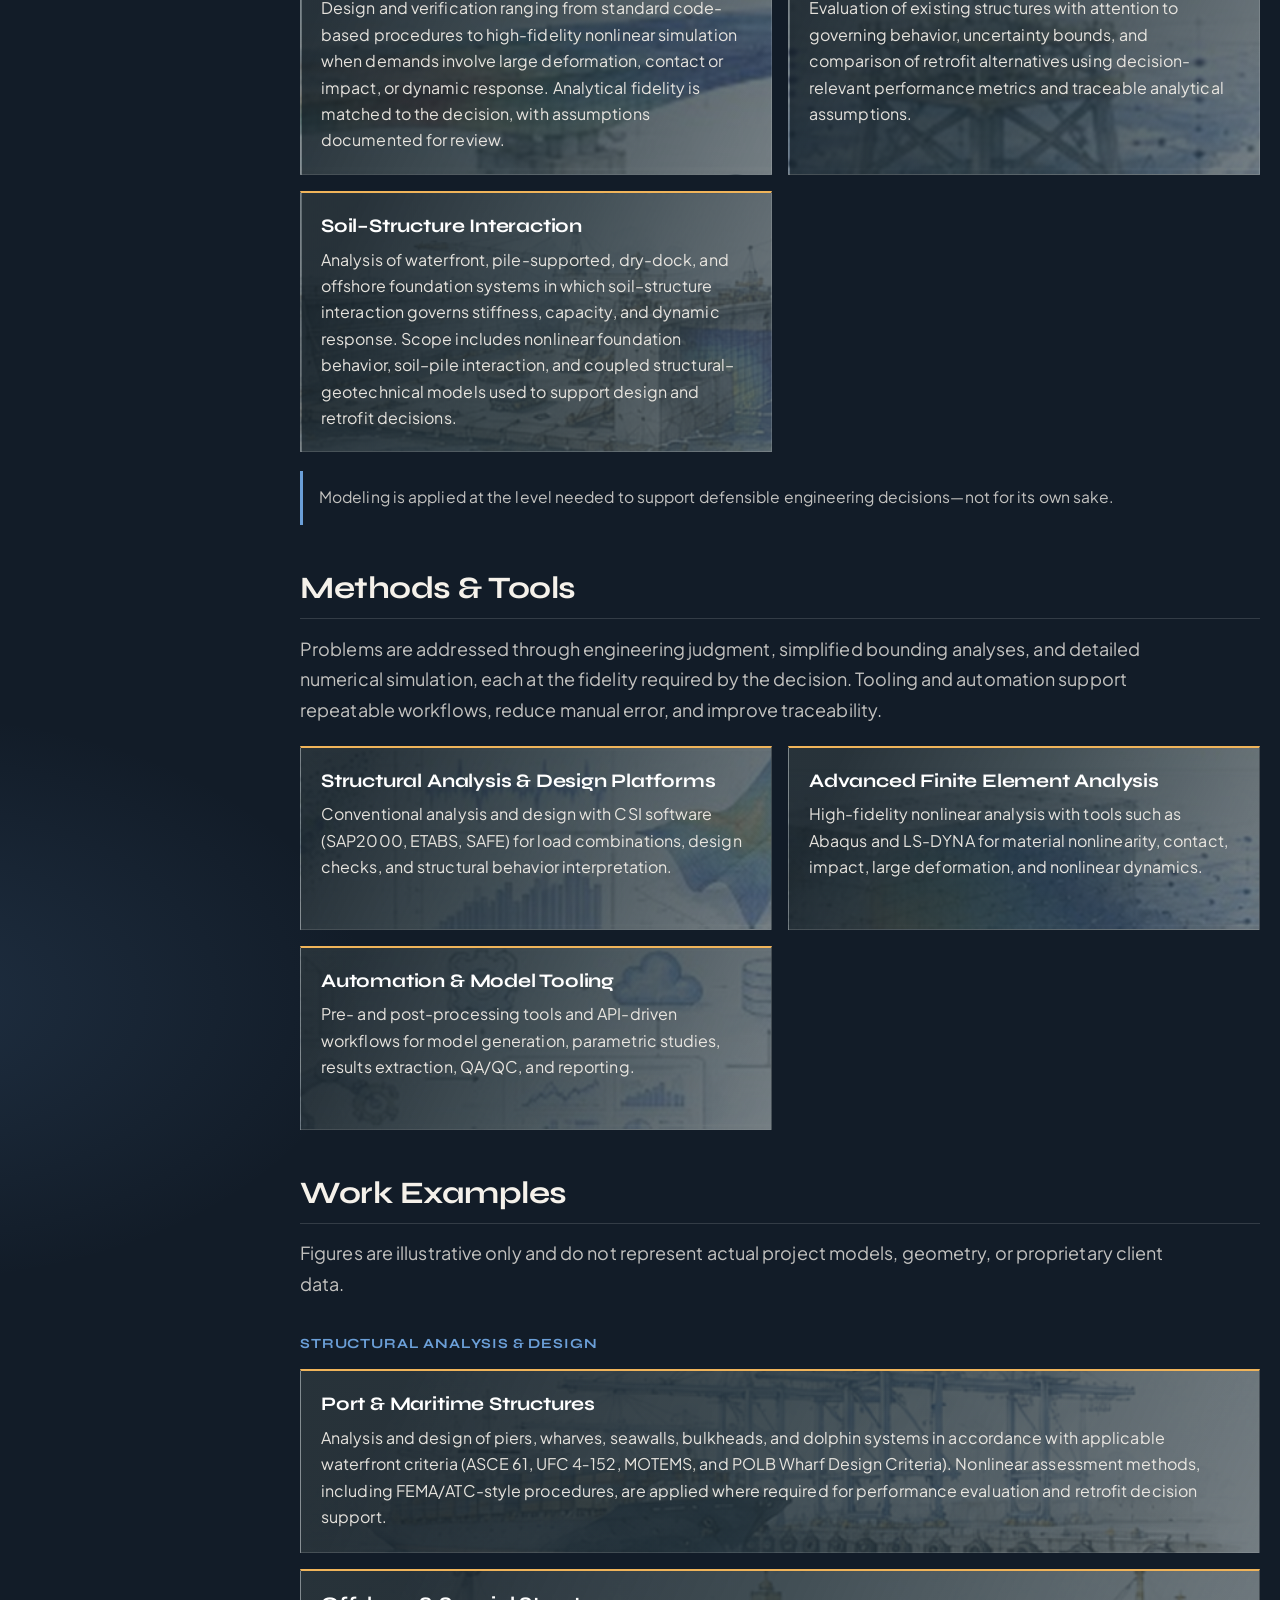
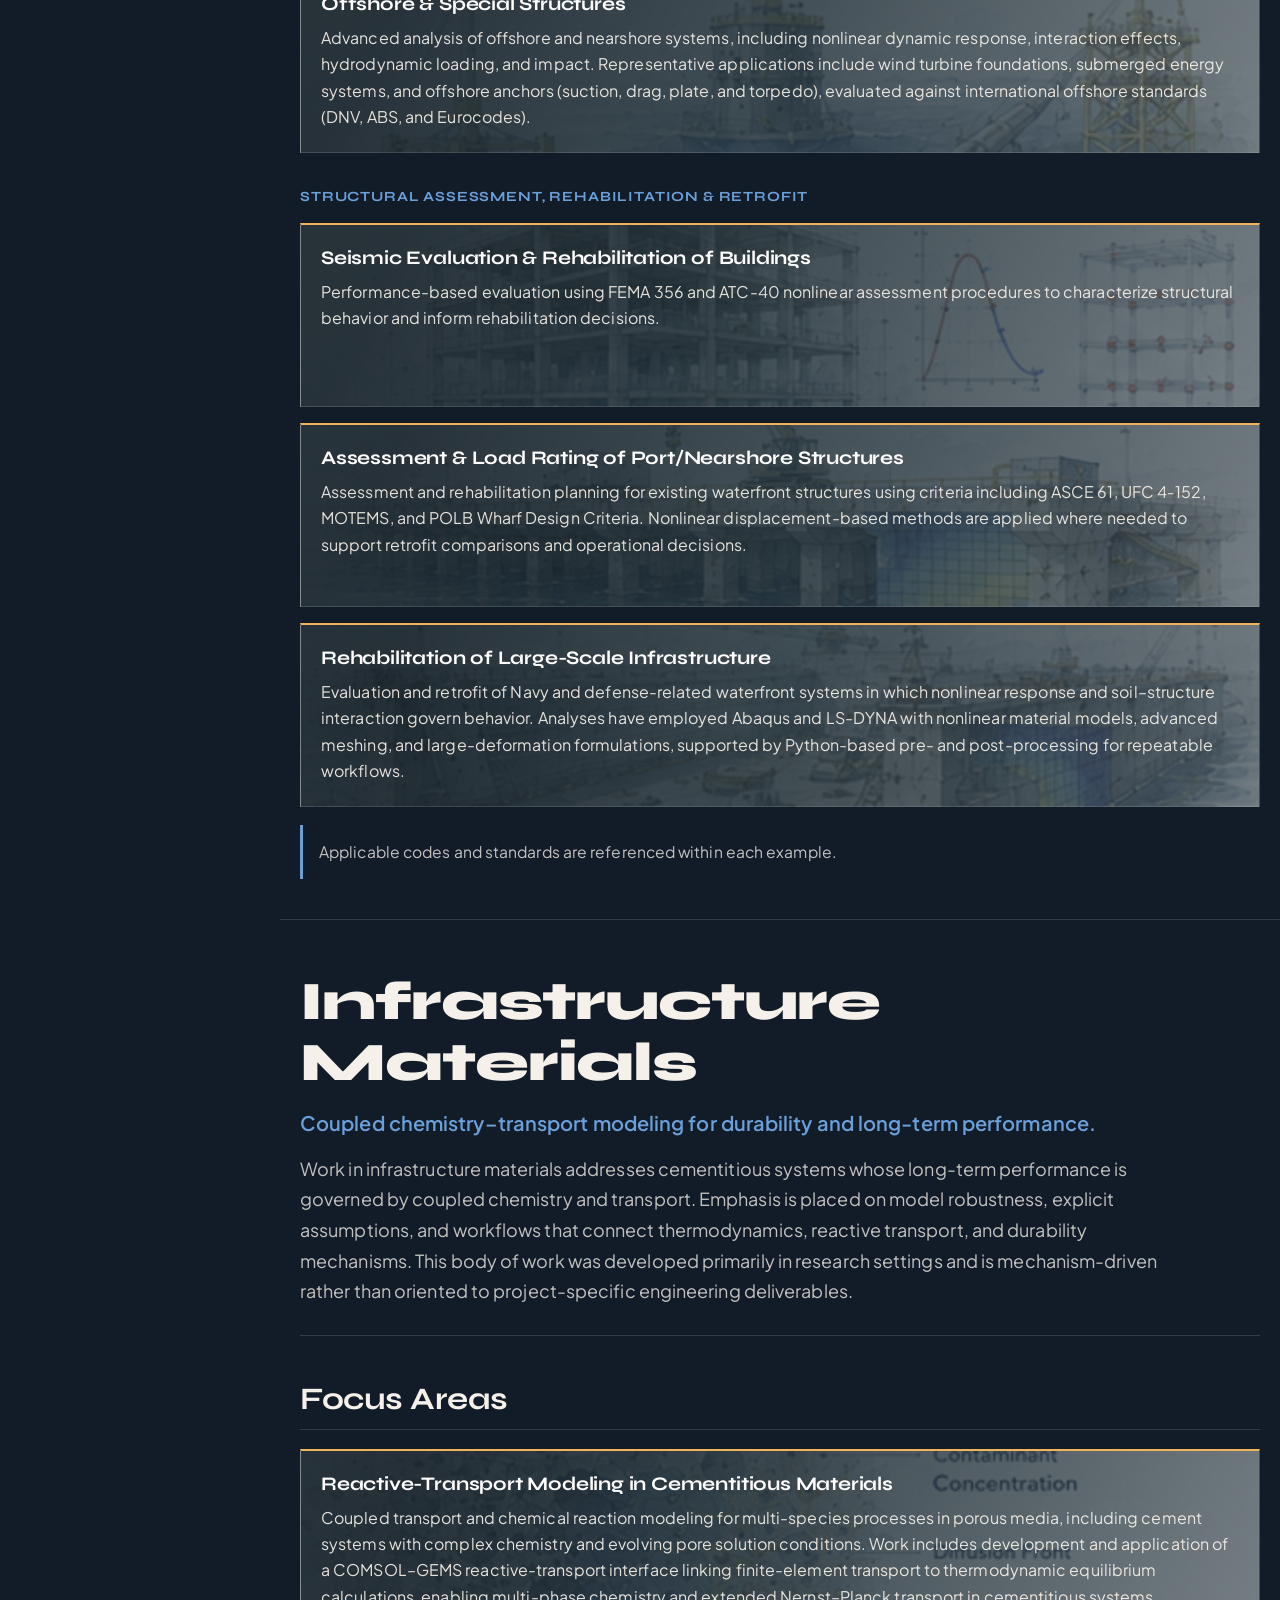
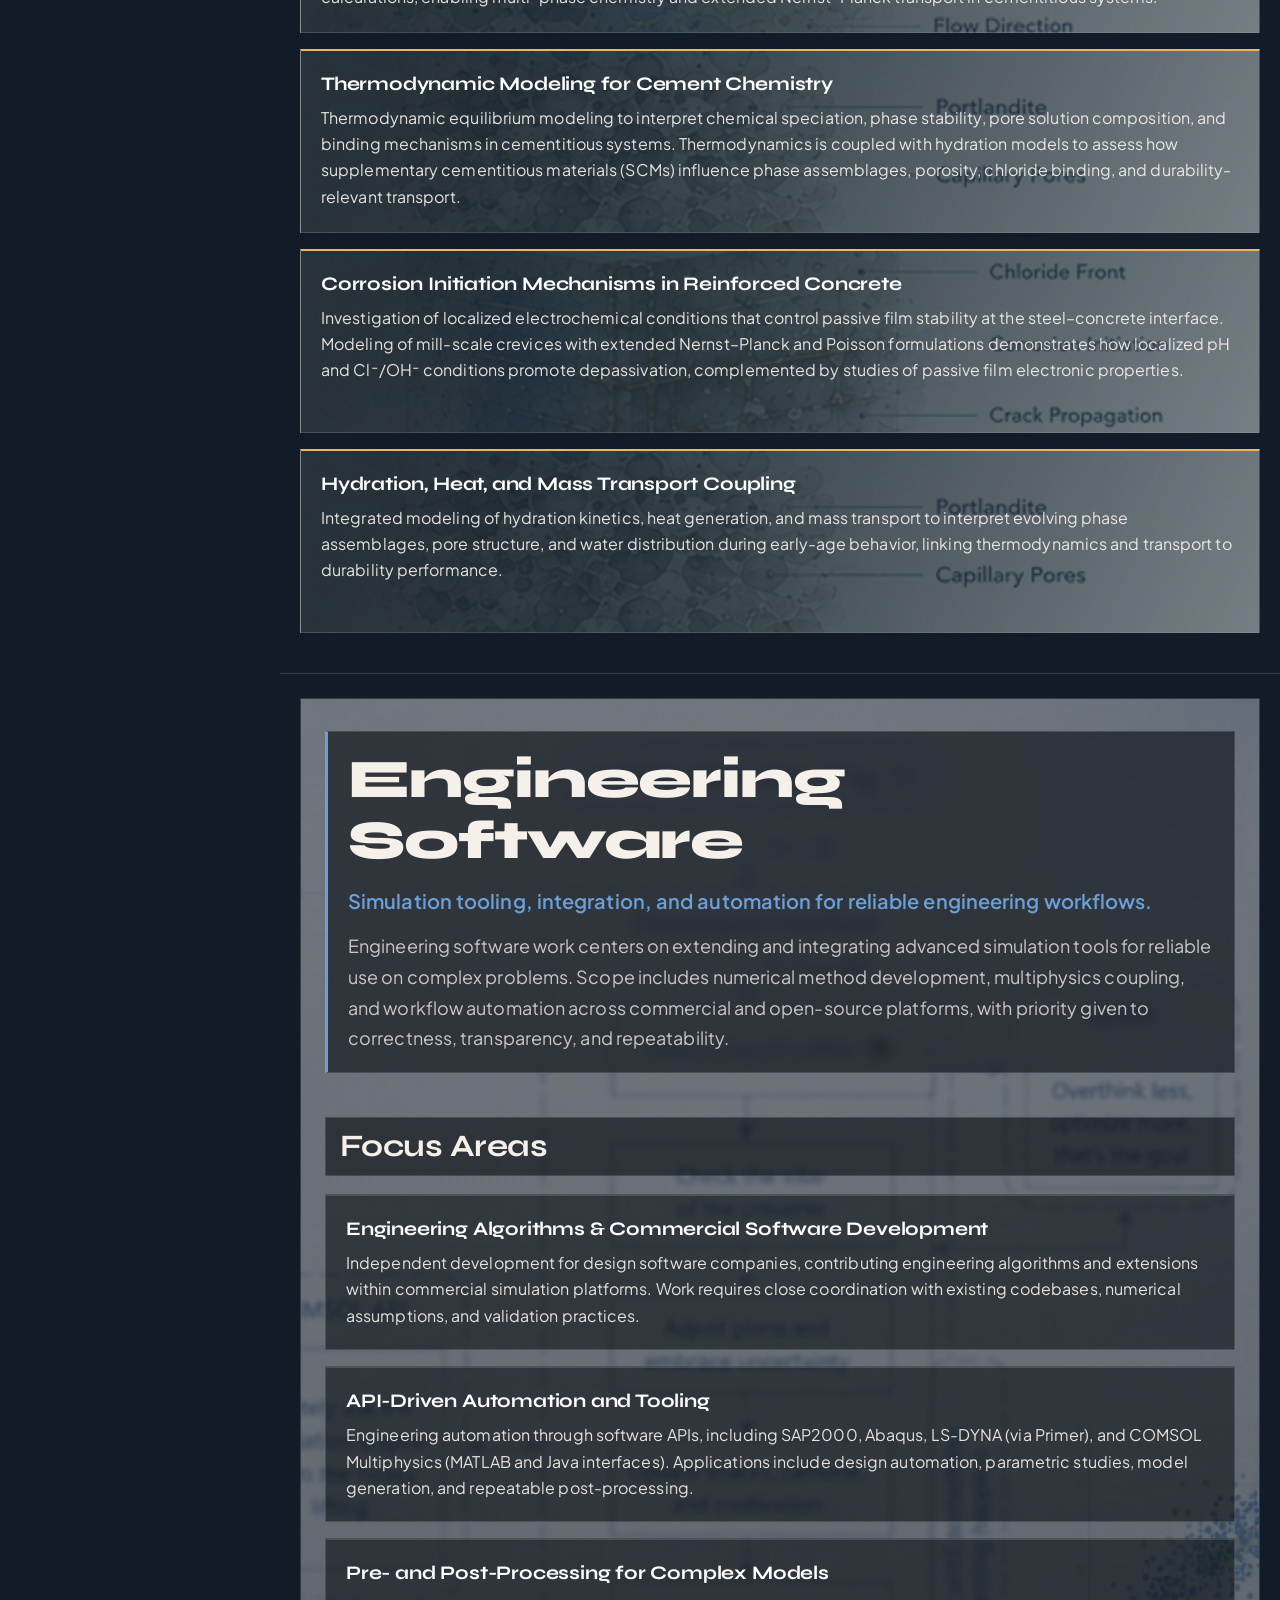
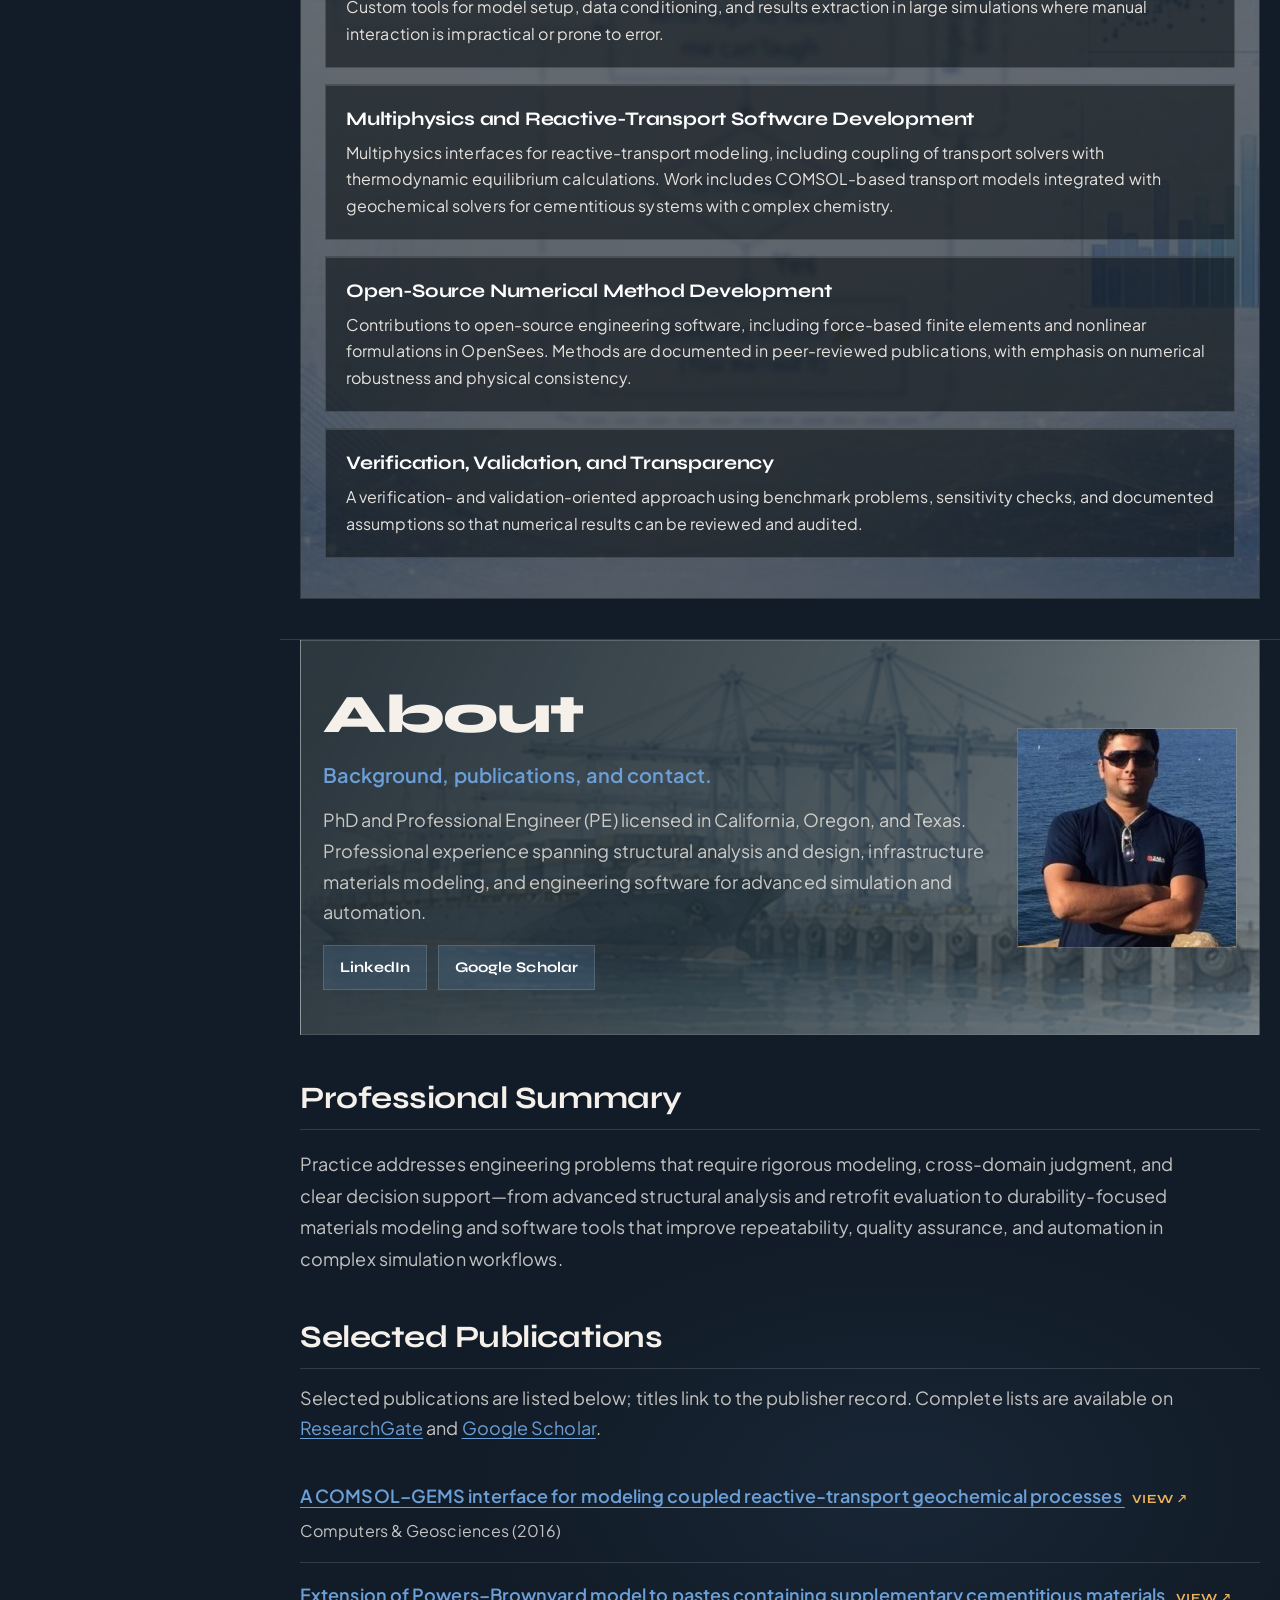
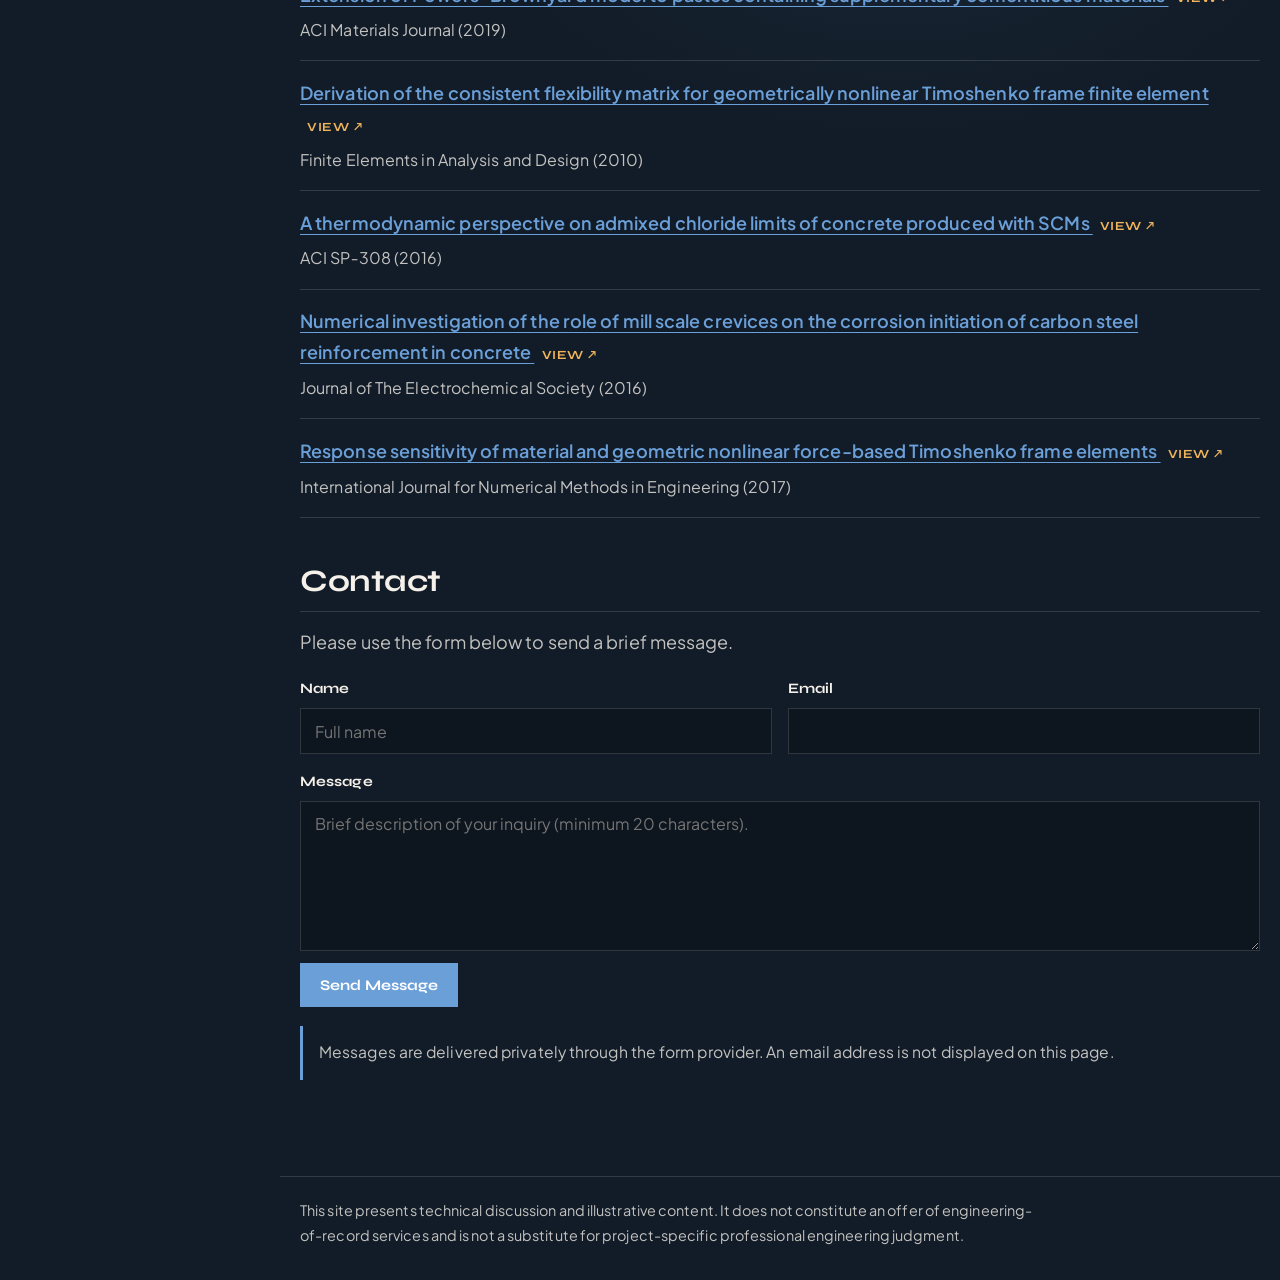
<file: about.html>
<!doctype html>
<html lang="en">
<head>
  <meta charset="utf-8">
  <title>About • Vahid Azad</title>
  <meta http-equiv="refresh" content="0; url=index.html#about">
  <link rel="canonical" href="index.html#about">
  <script>location.replace("index.html#about");</script>
</head>
<body>
  <p><a href="index.html#about">Continue to About</a></p>
</body>
</html>
</file>
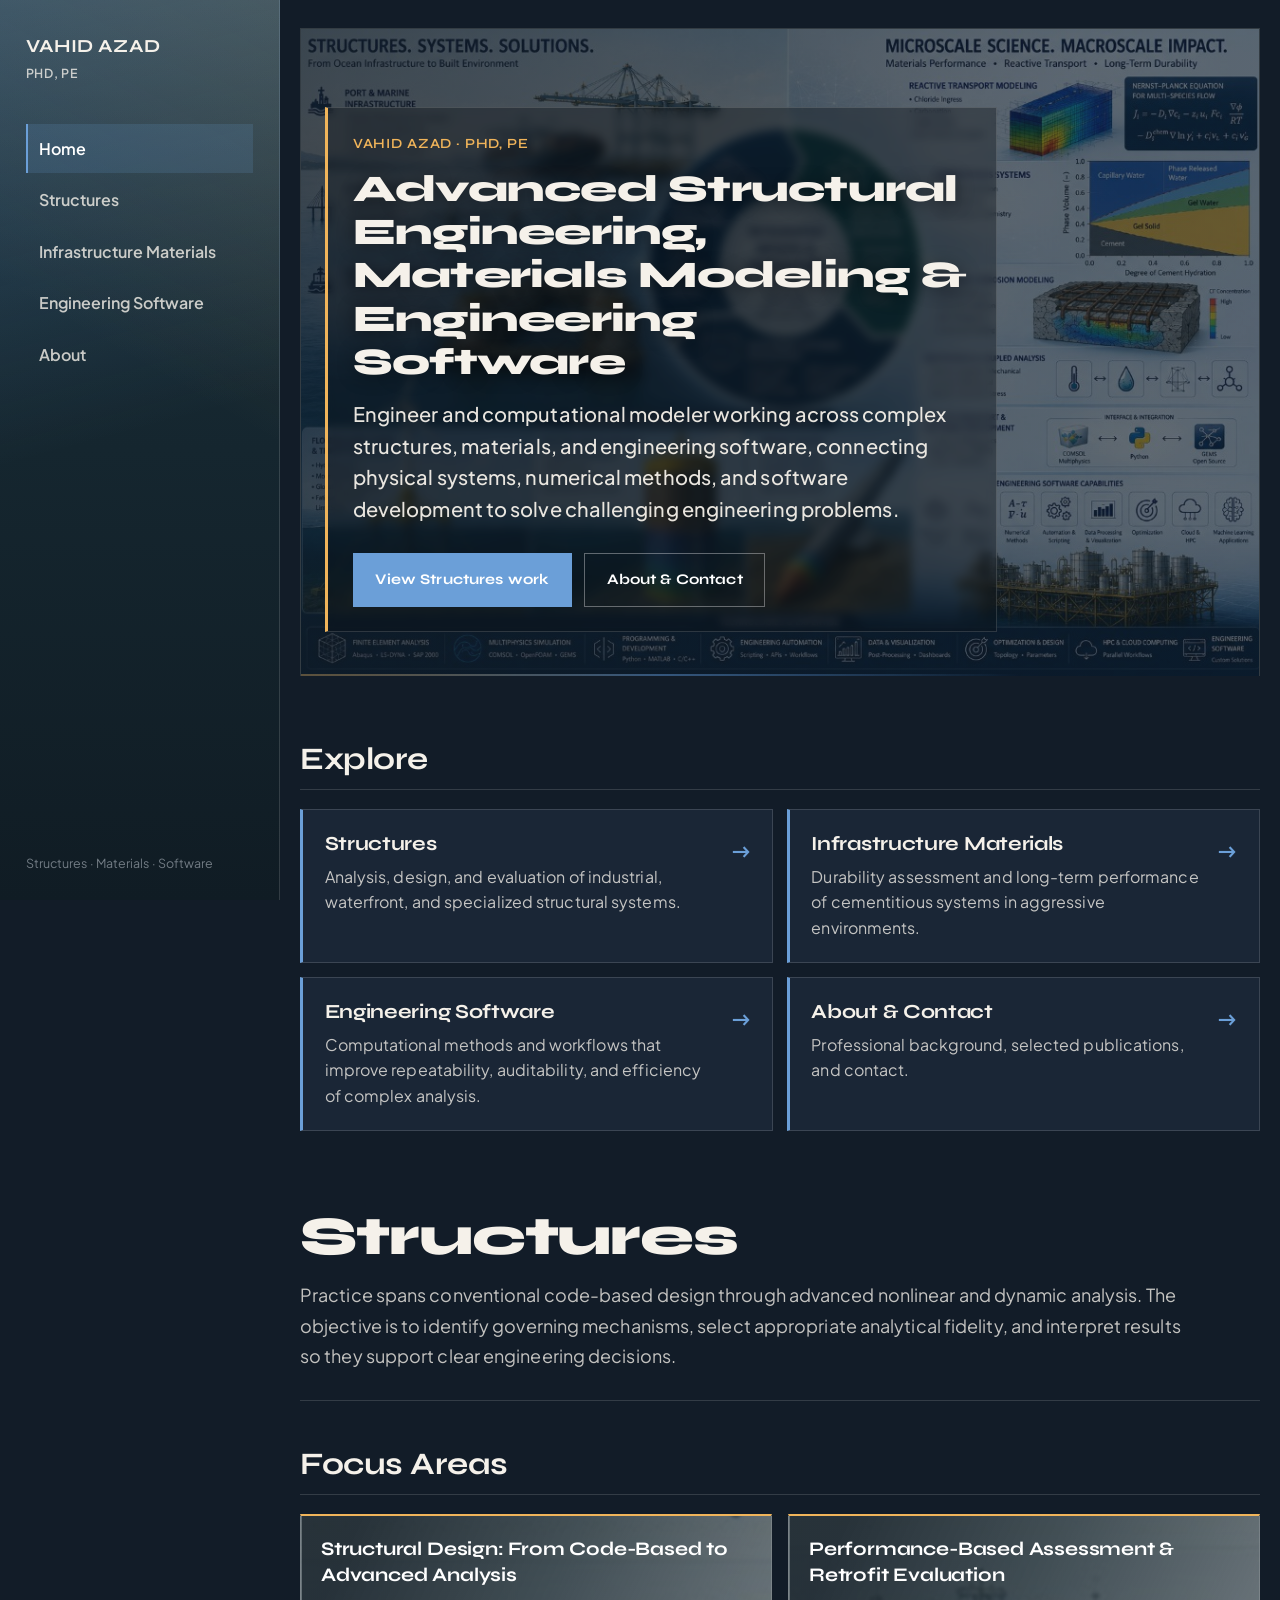
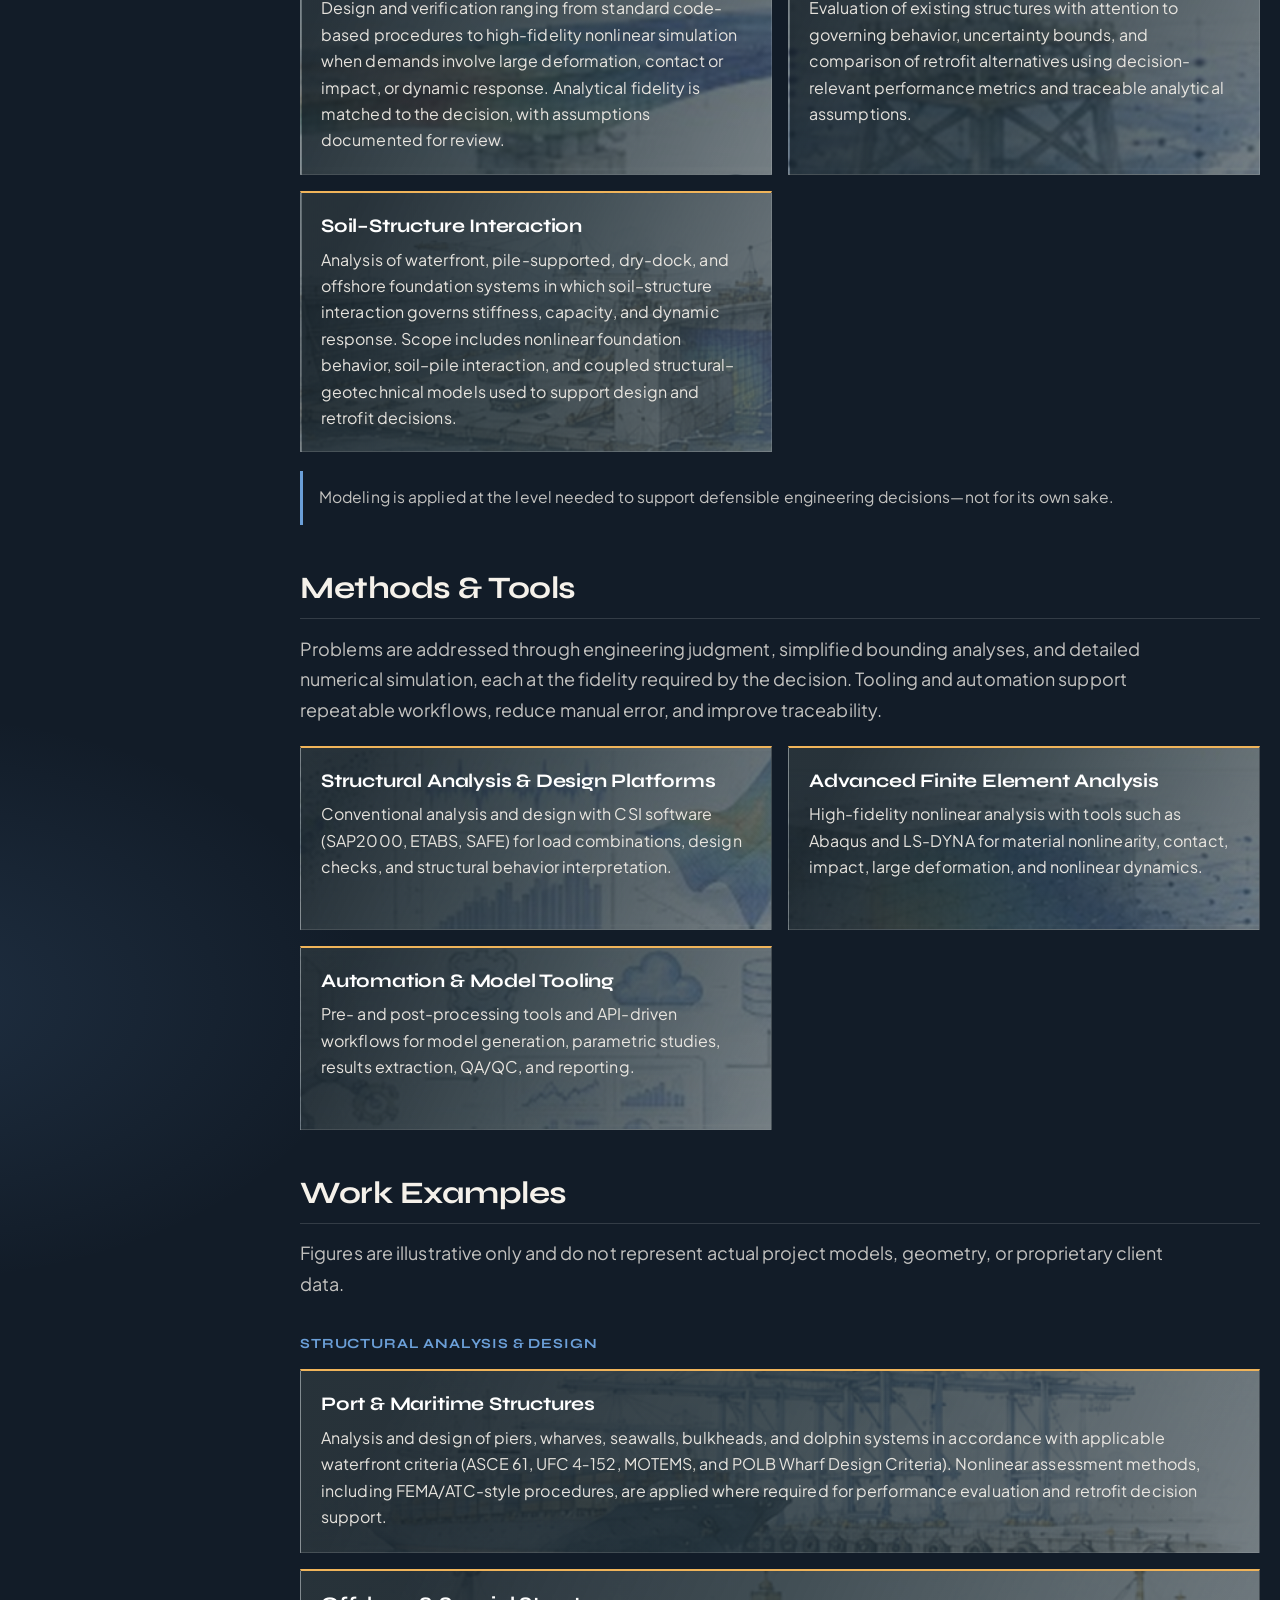
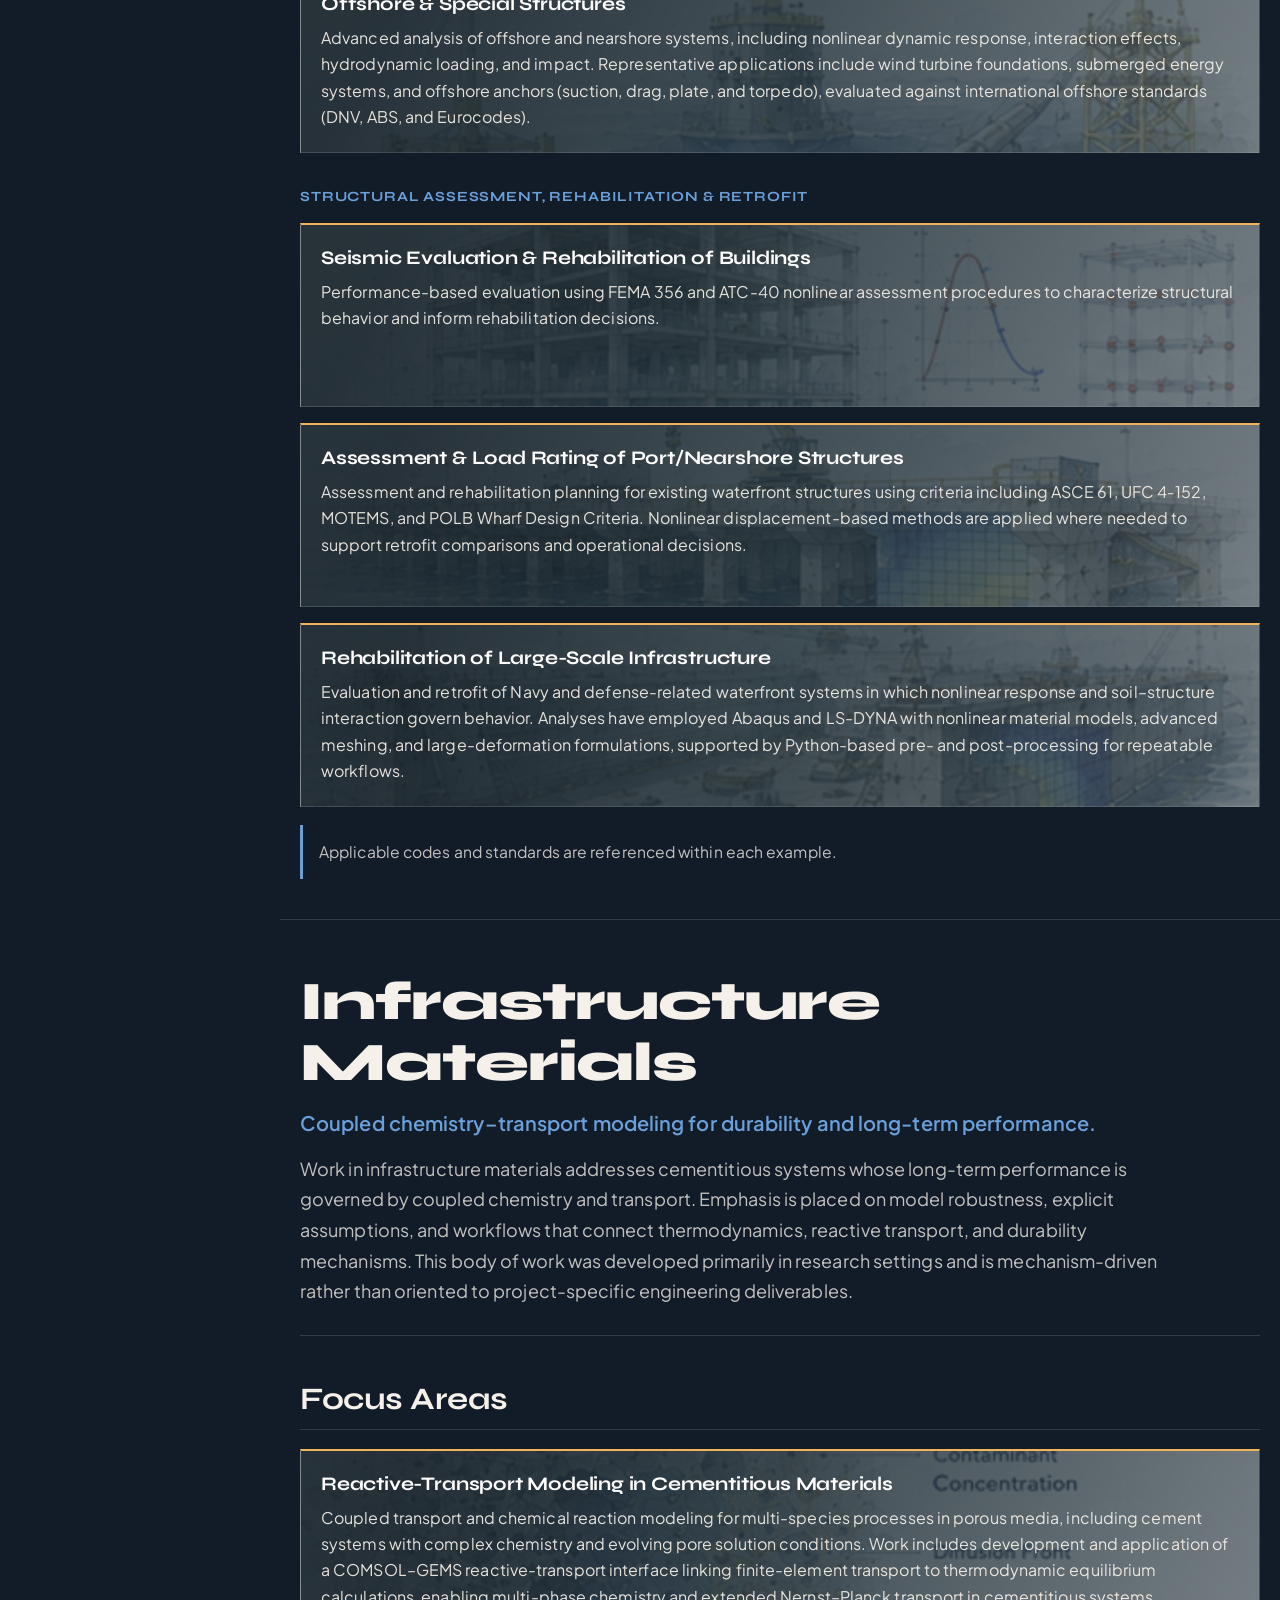
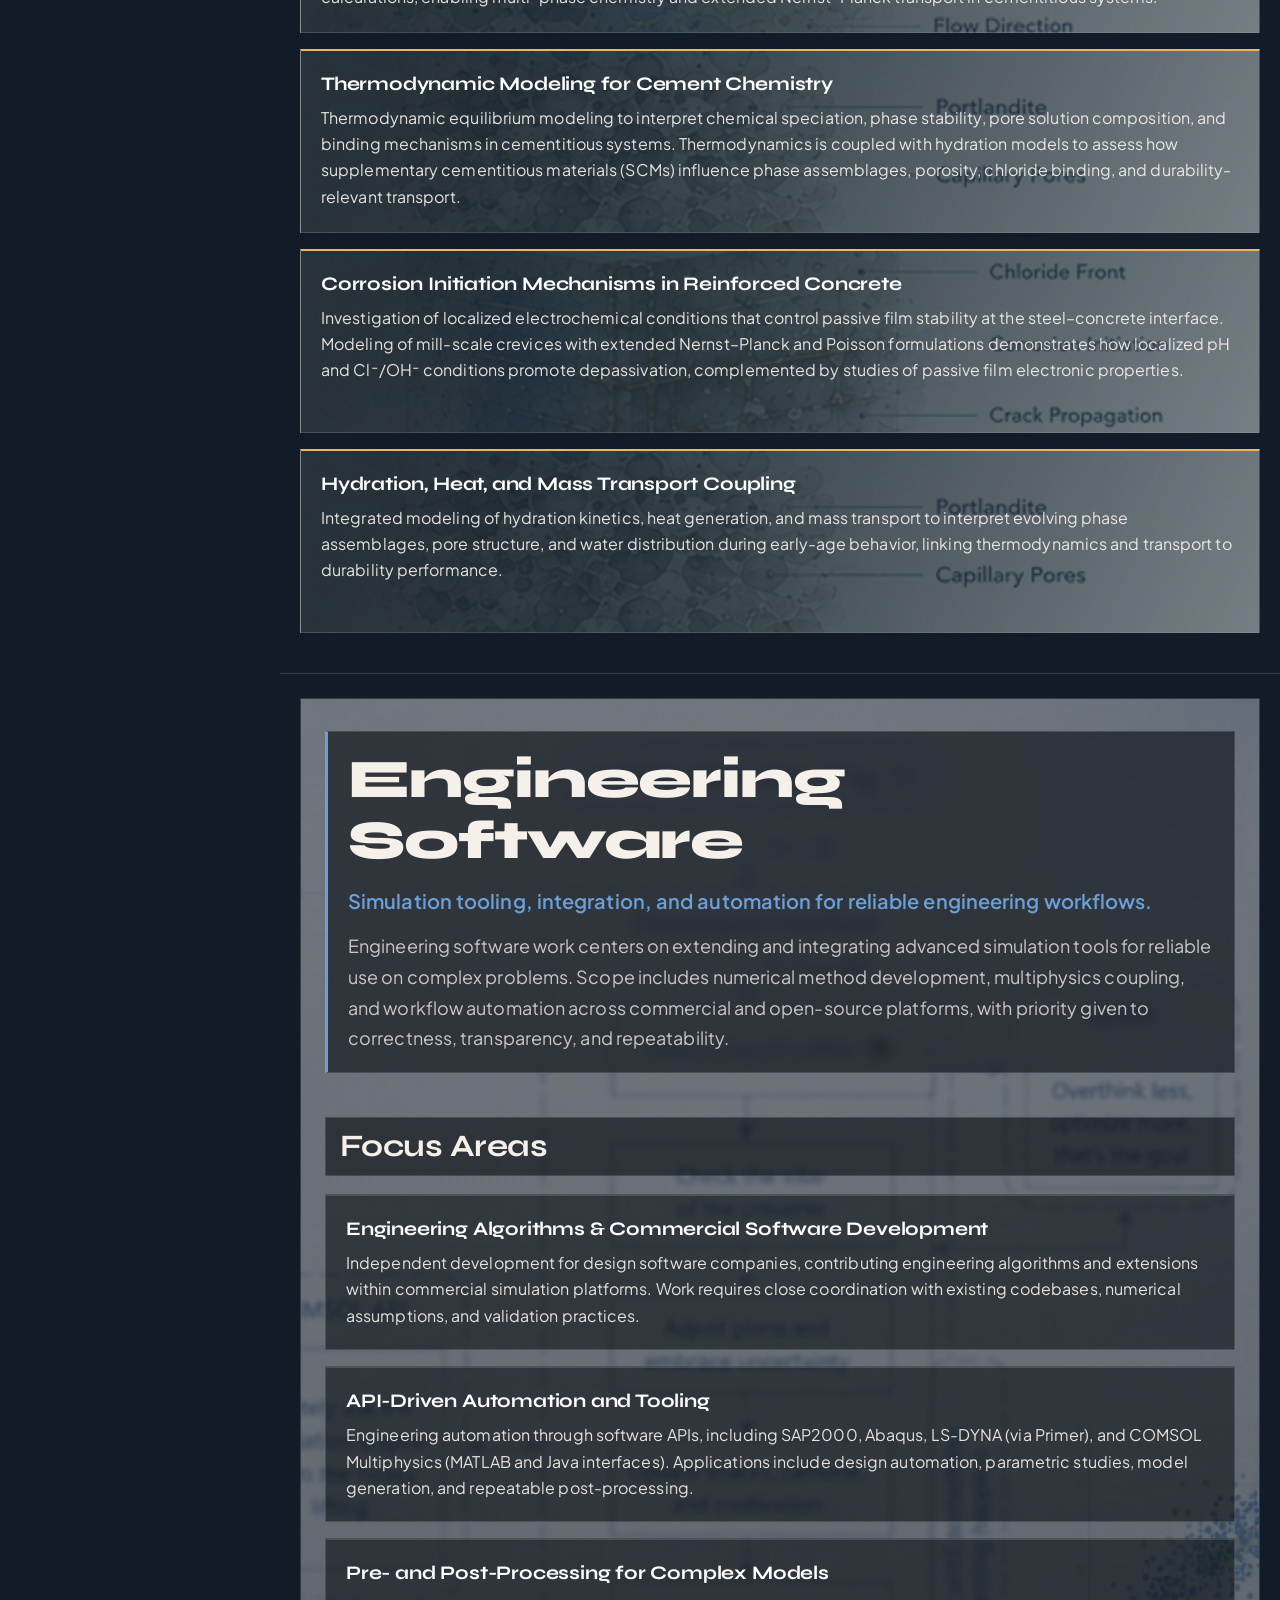
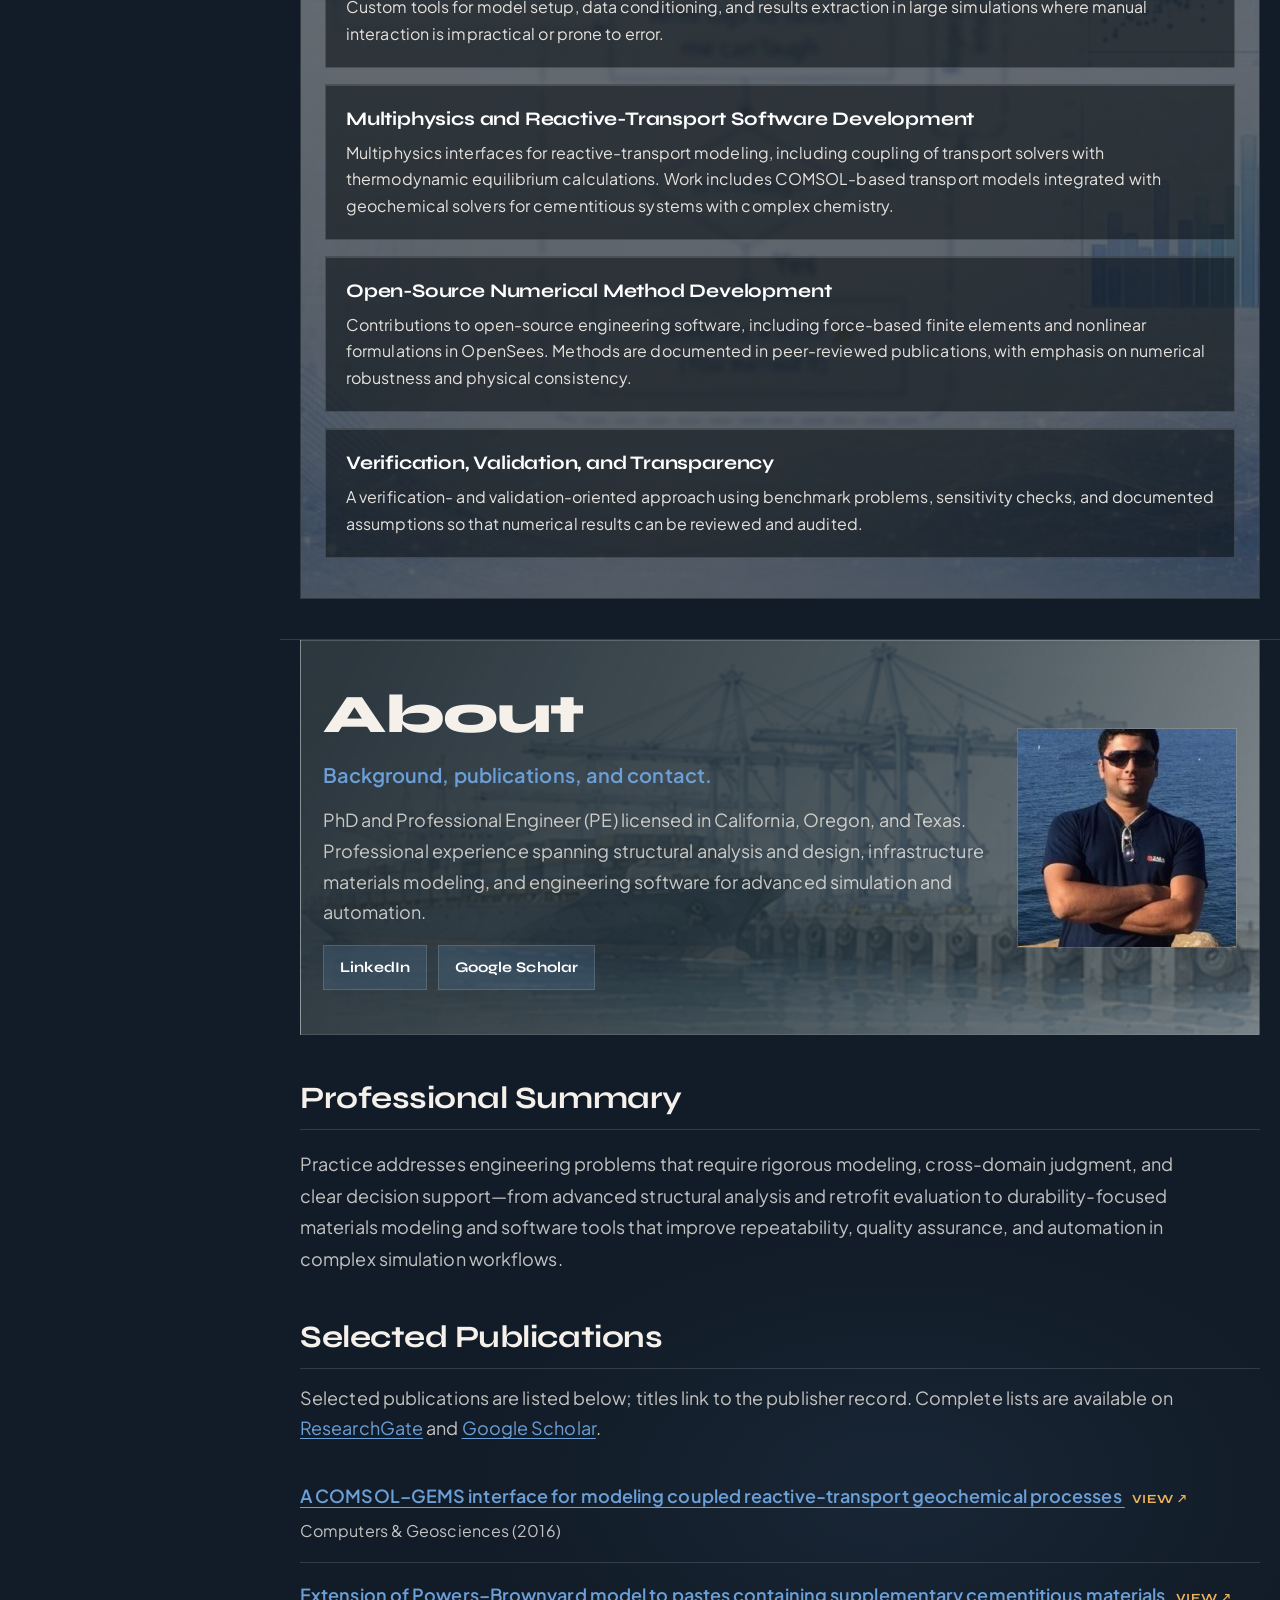
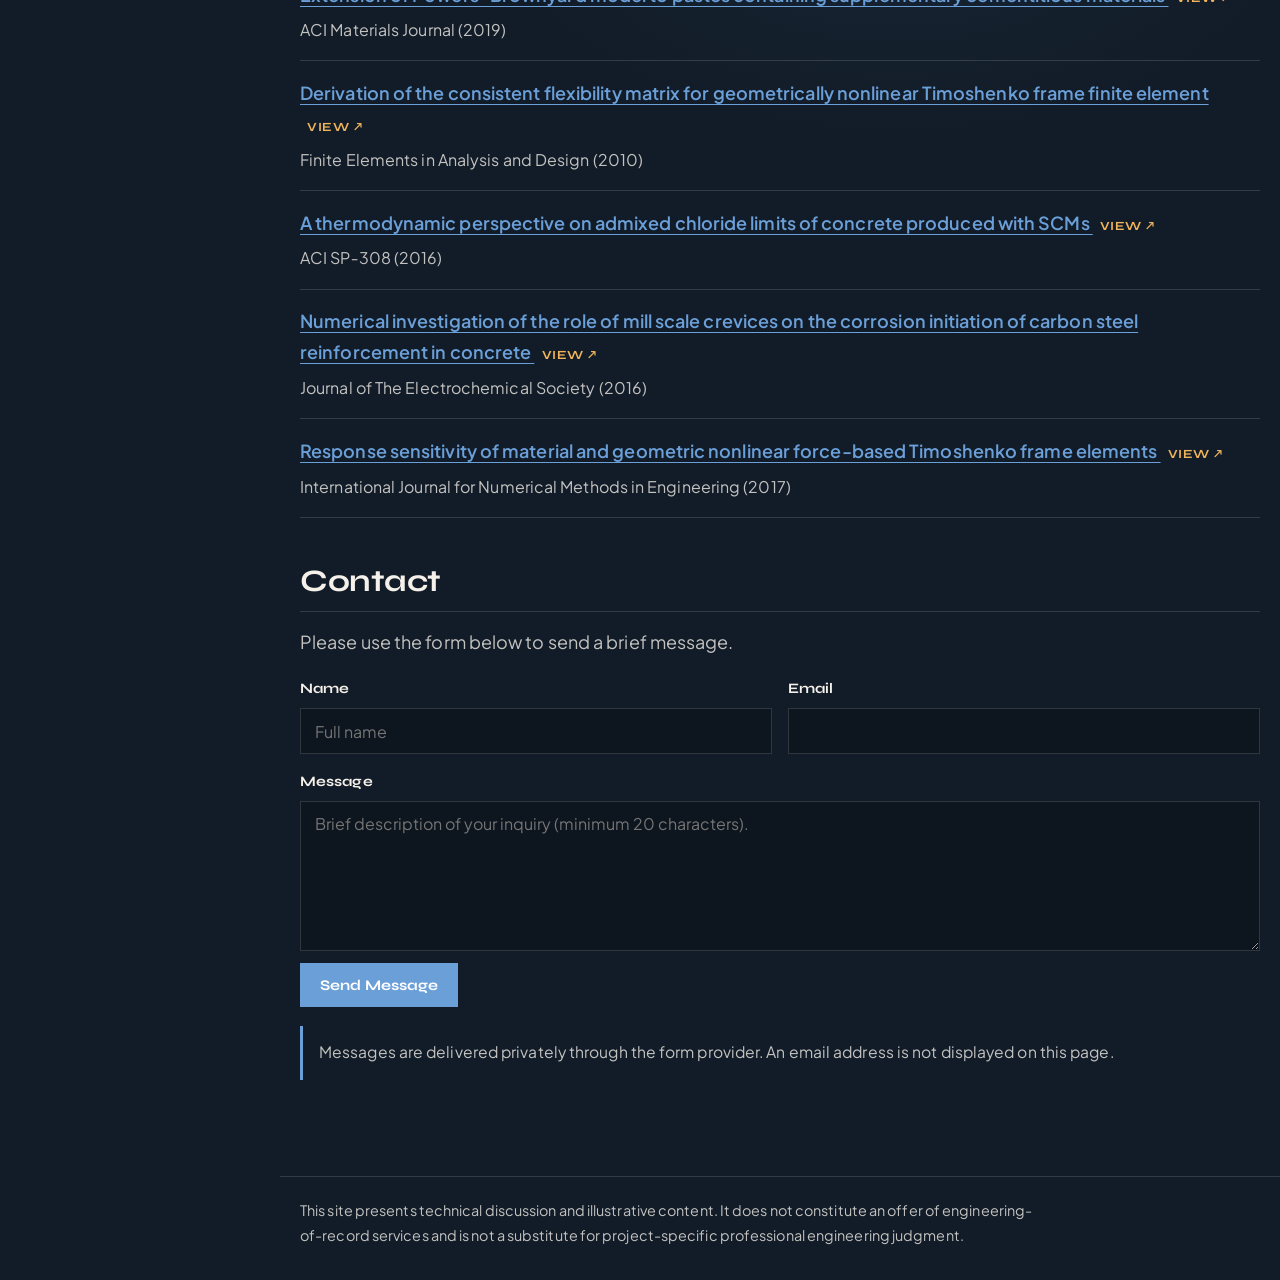
<file: materials.html>
<!doctype html>
<html lang="en">
<head>
  <meta charset="utf-8">
  <title>Infrastructure Materials • Vahid Azad</title>
  <meta http-equiv="refresh" content="0; url=index.html#materials">
  <link rel="canonical" href="index.html#materials">
  <script>location.replace("index.html#materials");</script>
</head>
<body>
  <p><a href="index.html#materials">Continue to Infrastructure Materials</a></p>
</body>
</html>
</file>
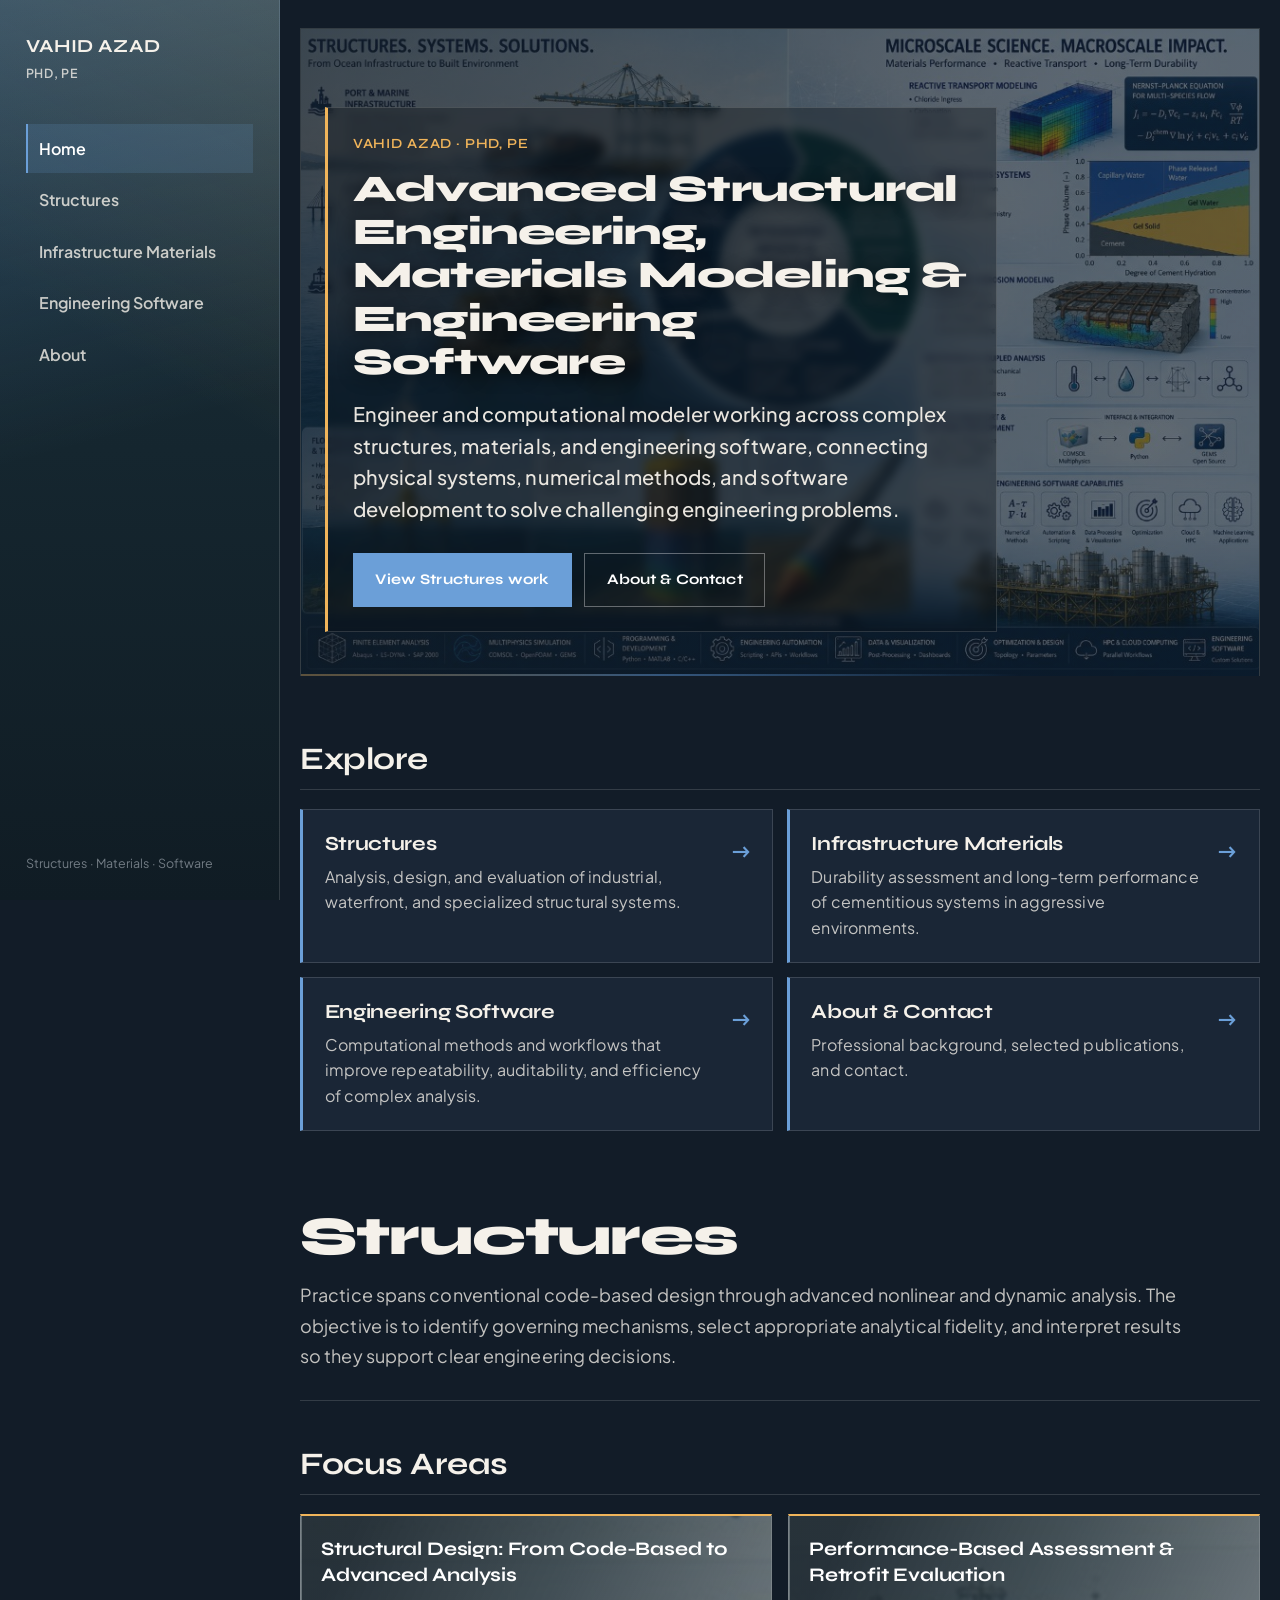
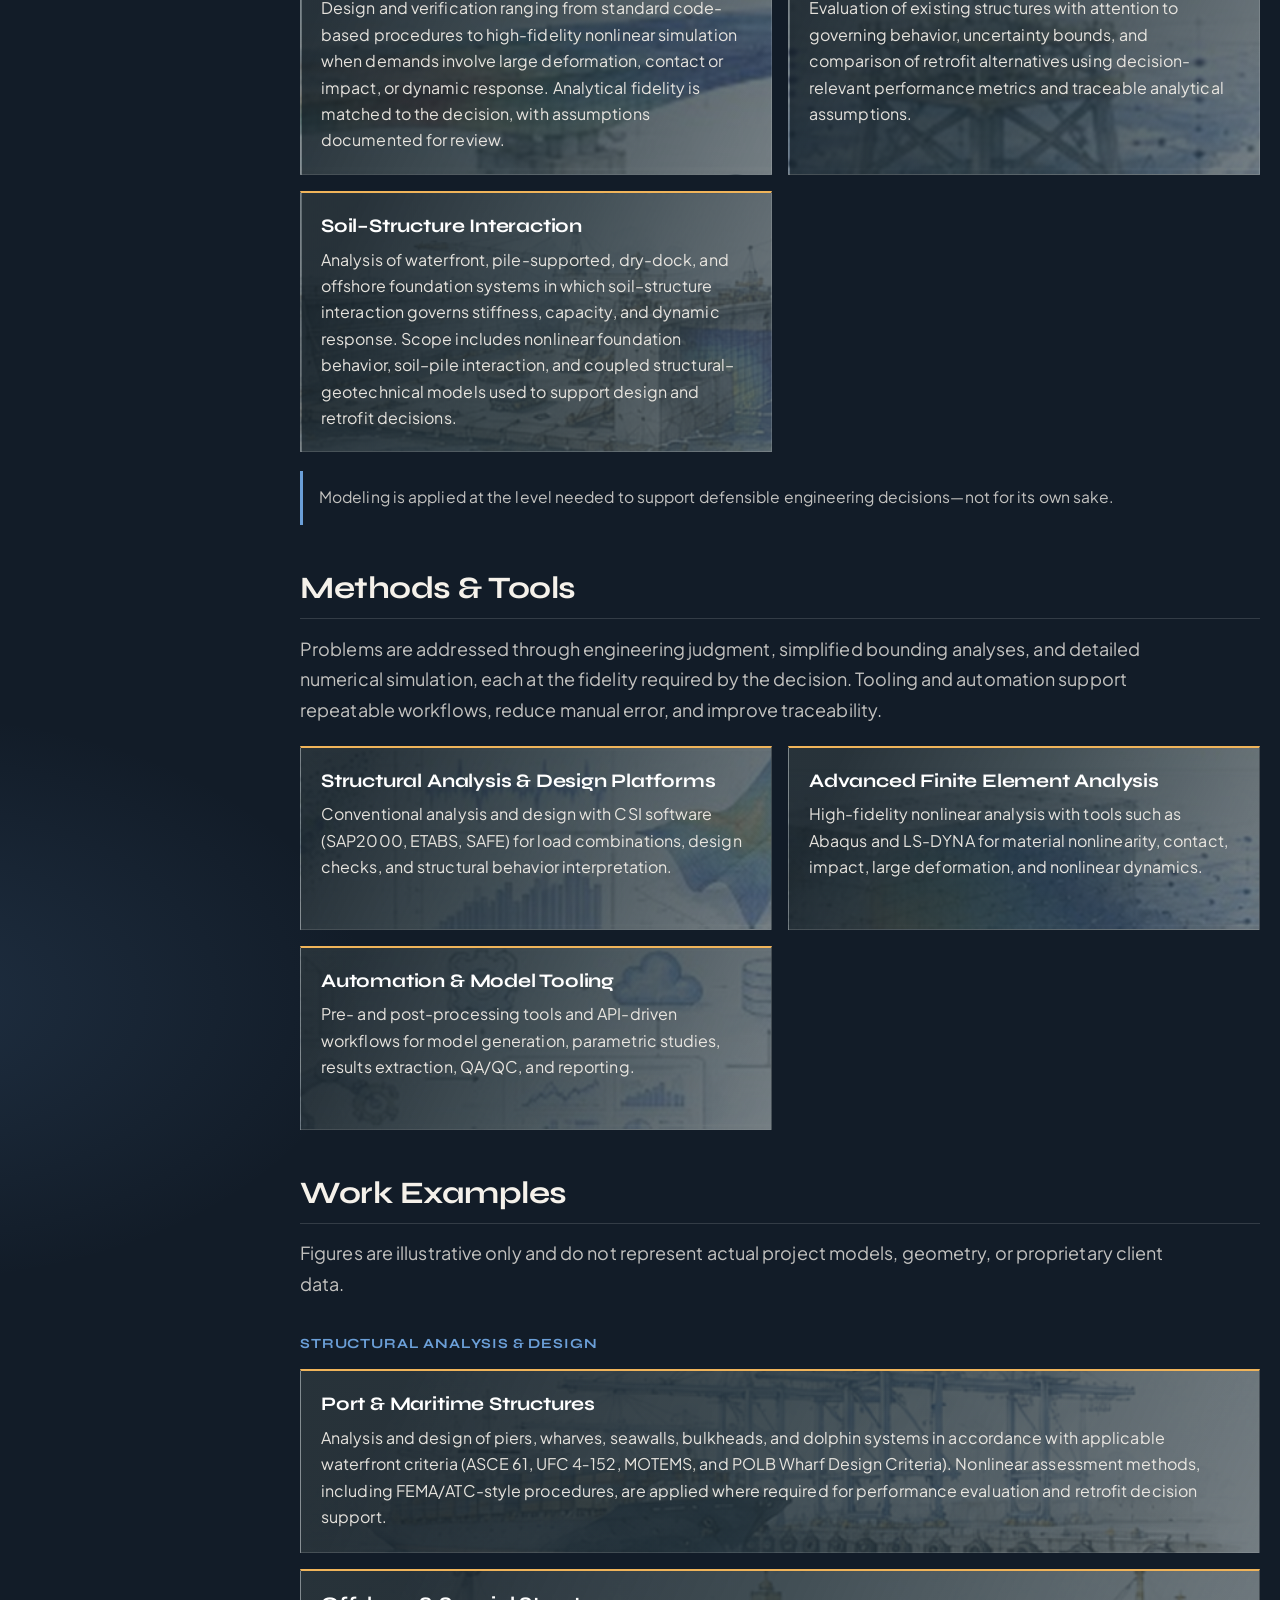
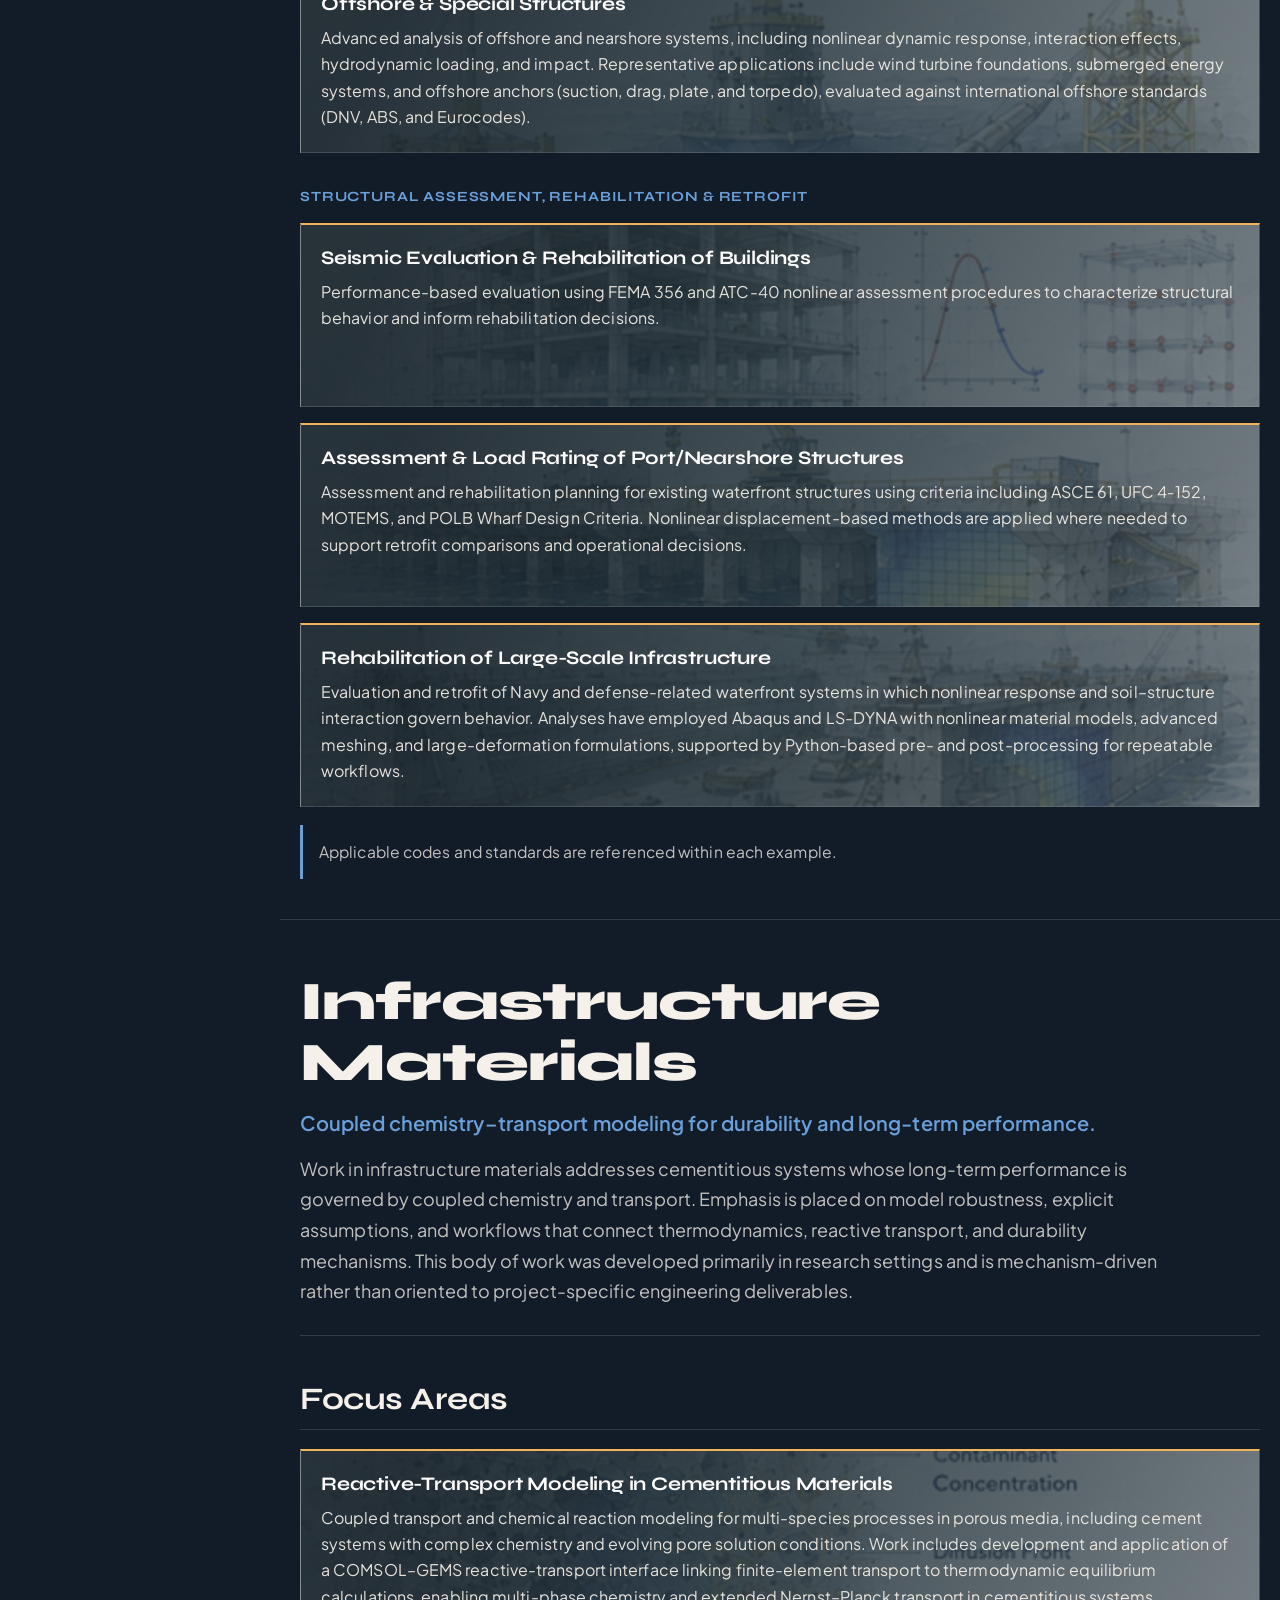
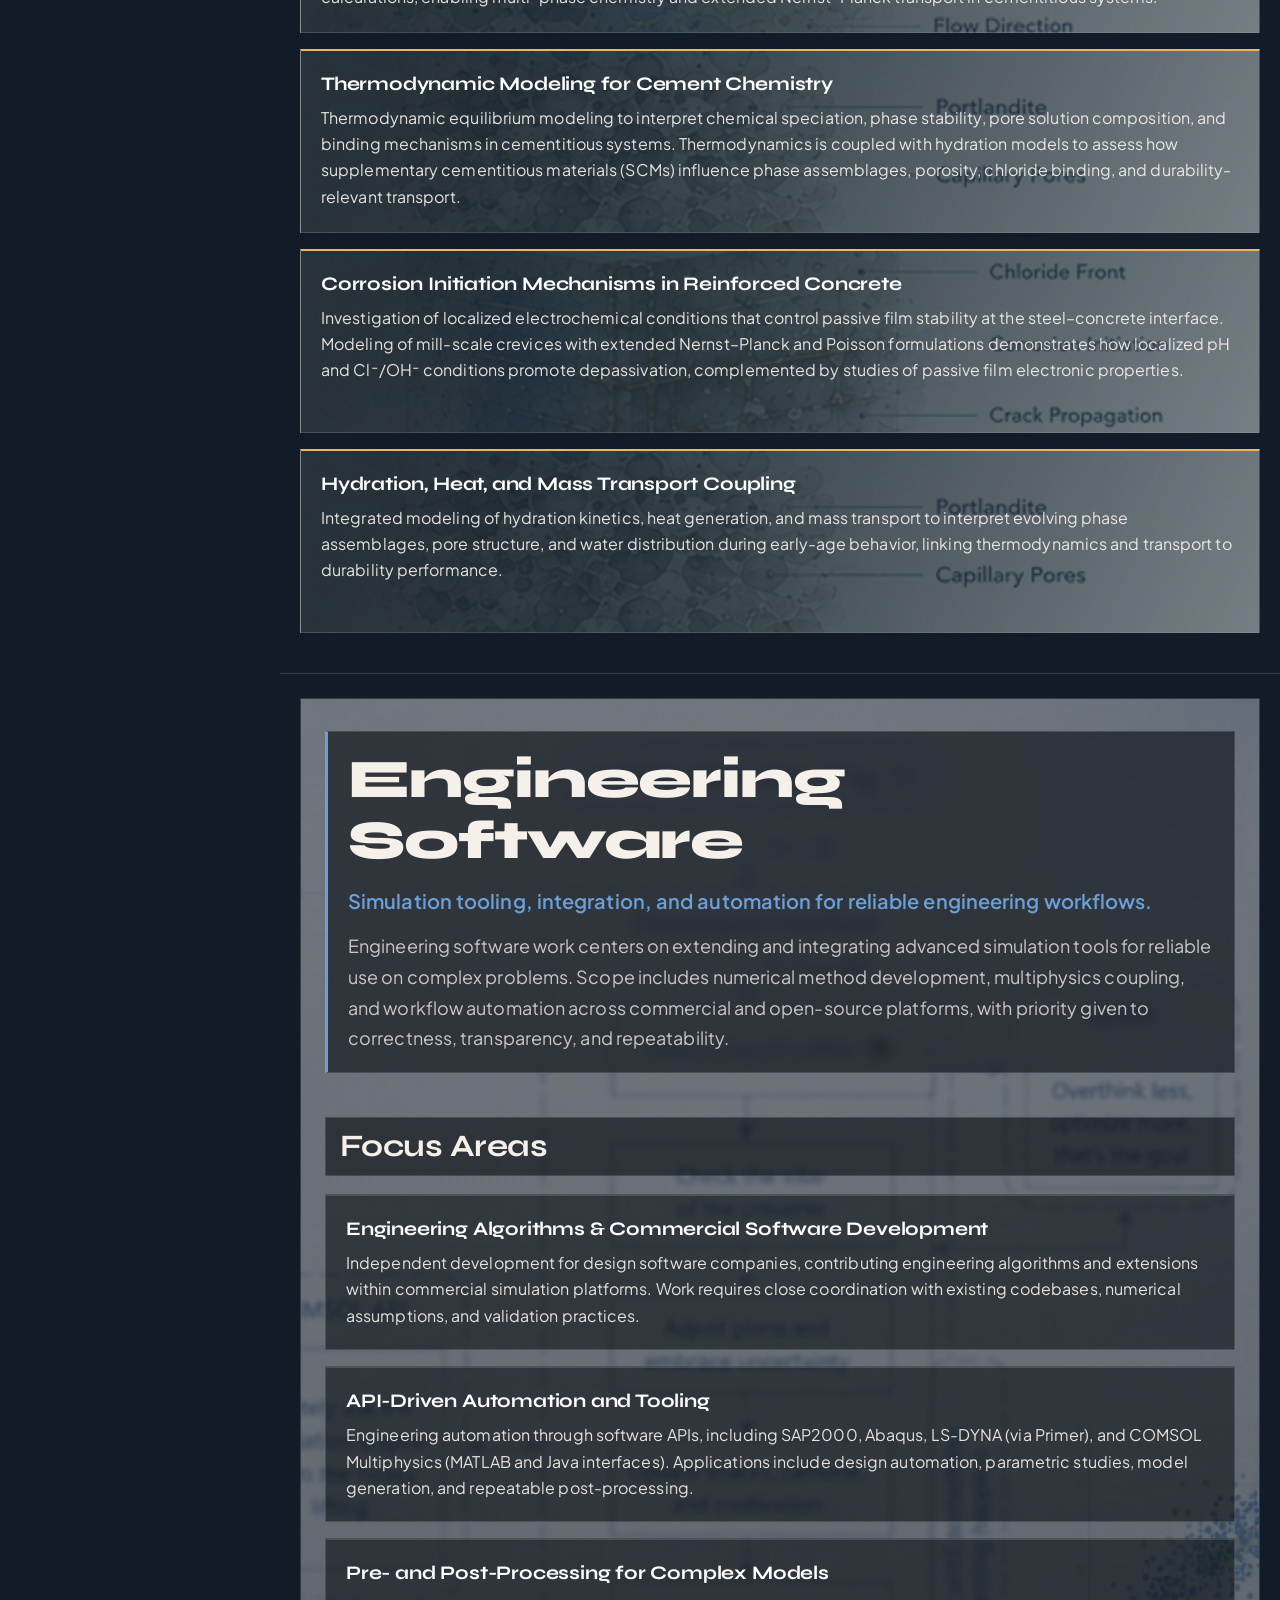
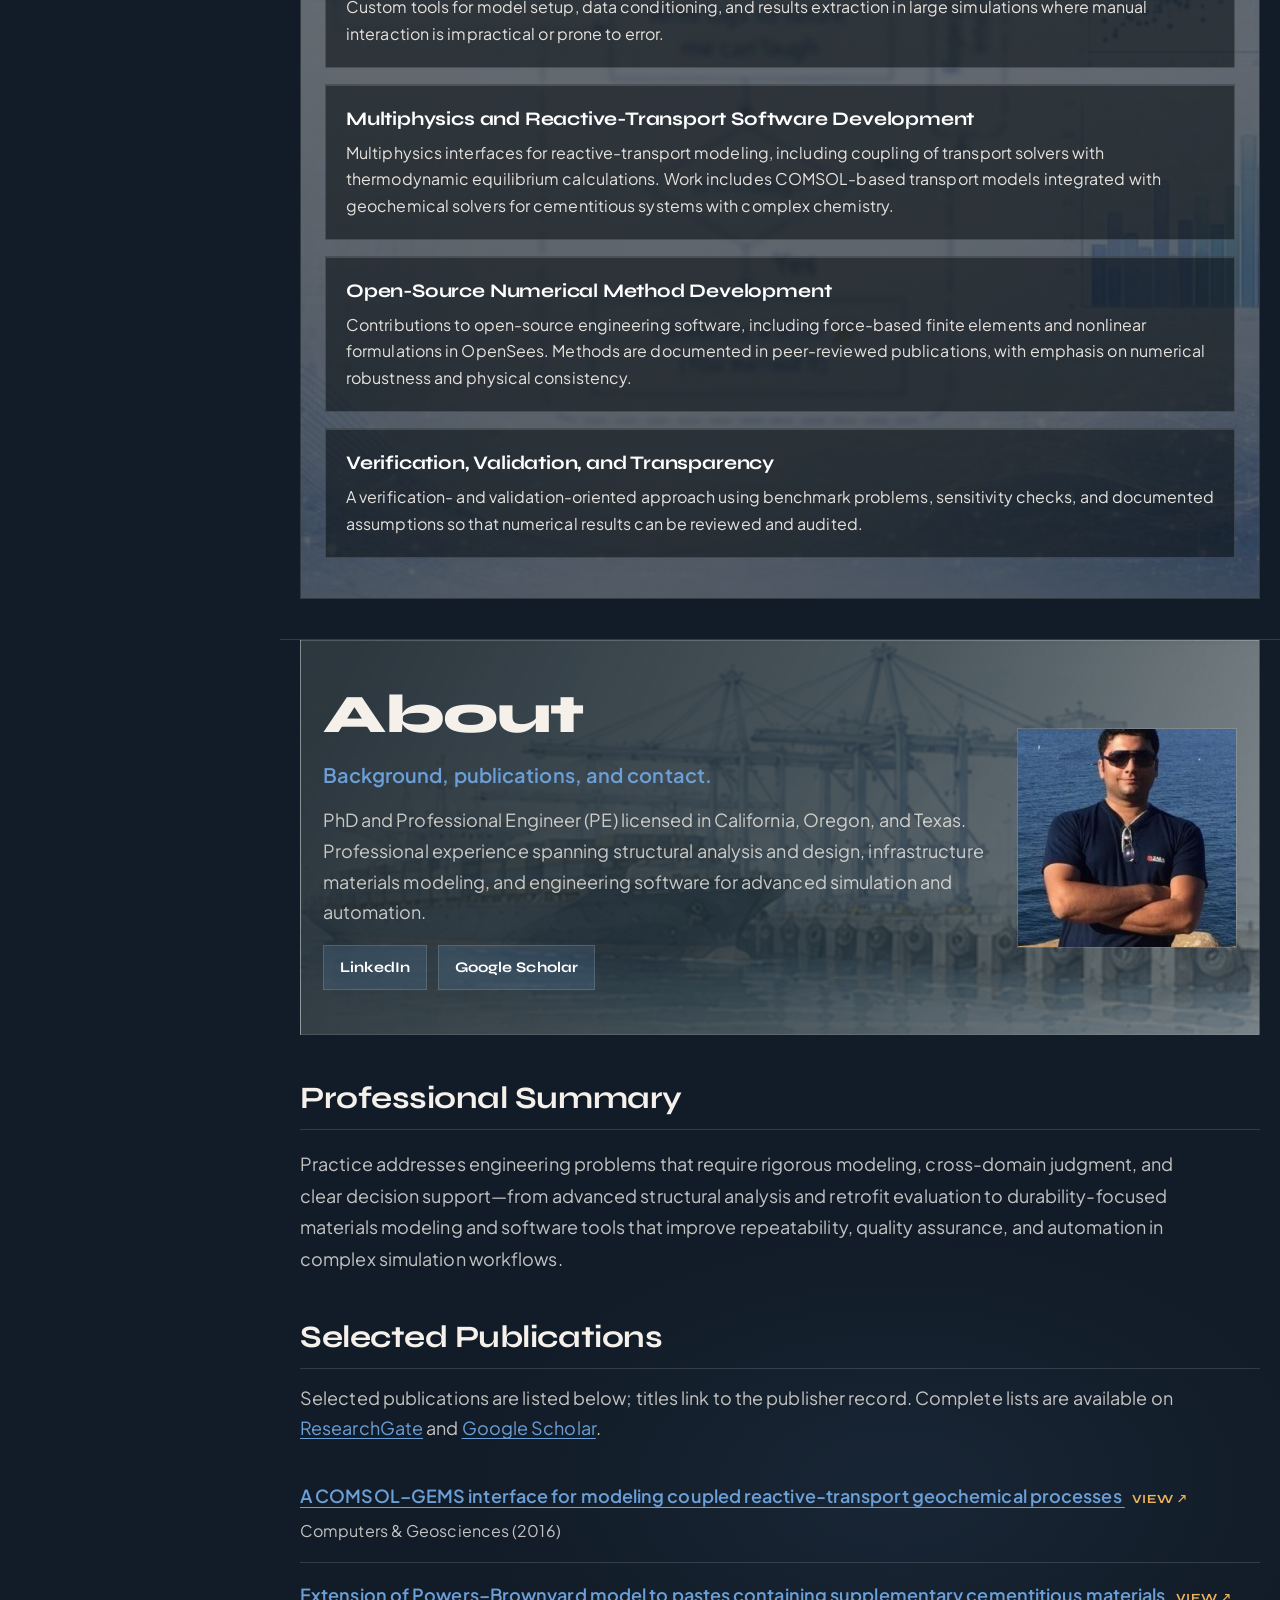
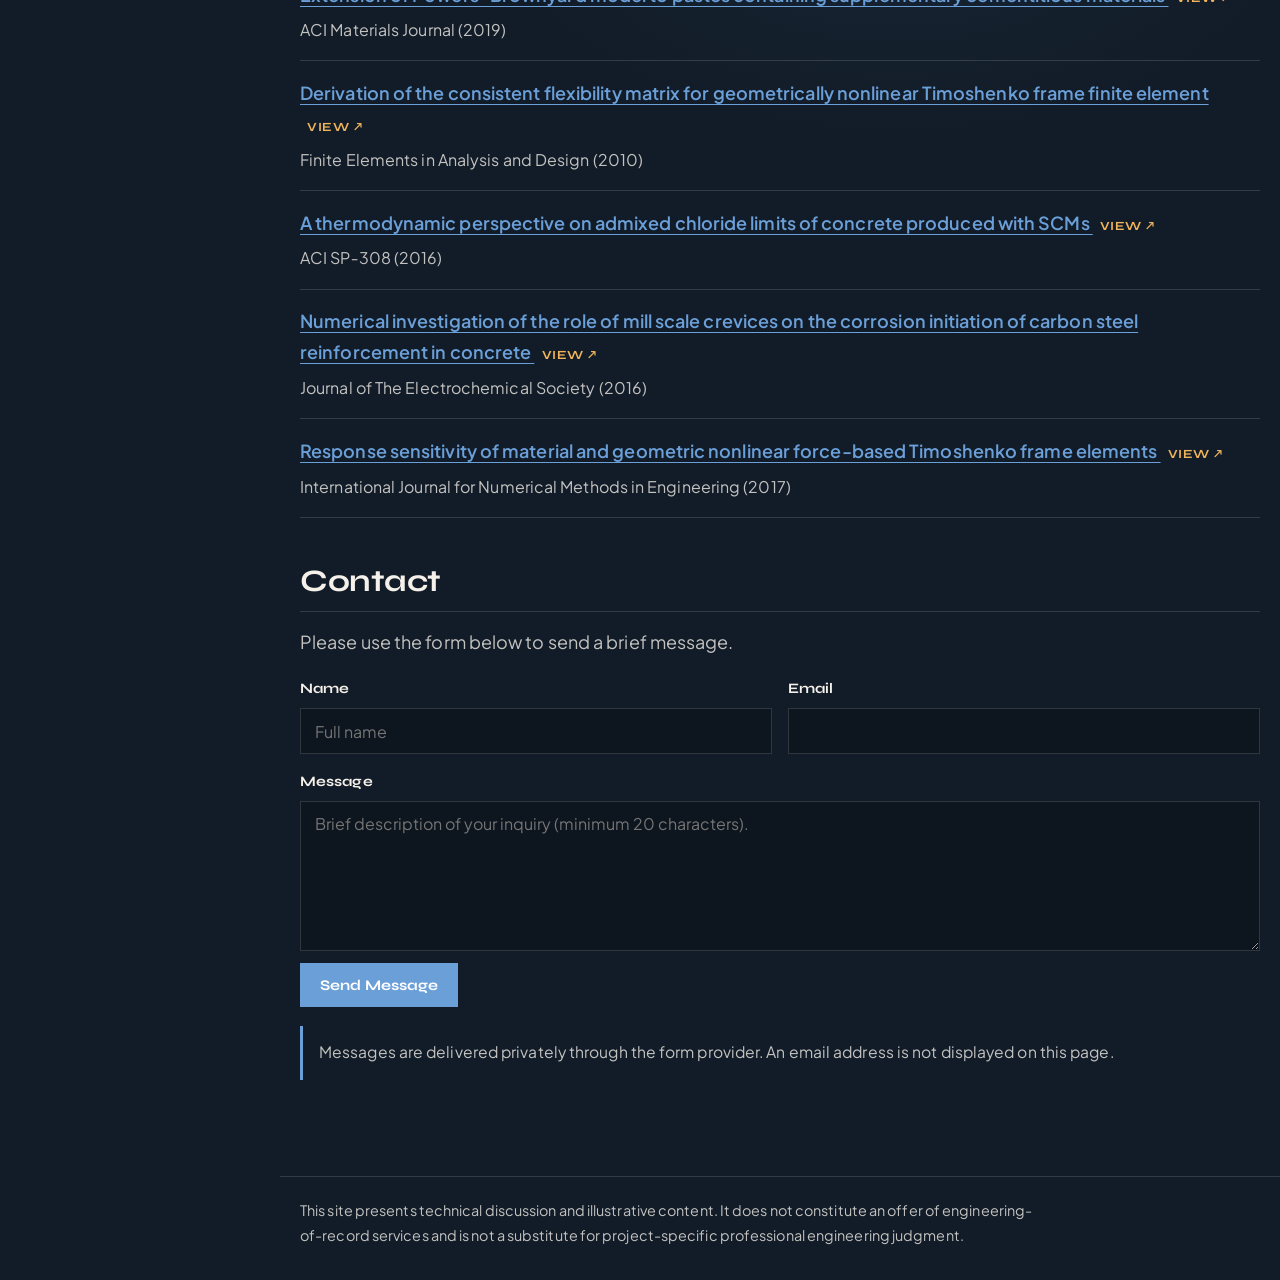
<file: software.html>
<!doctype html>
<html lang="en">
<head>
  <meta charset="utf-8">
  <title>Engineering Software • Vahid Azad</title>
  <meta http-equiv="refresh" content="0; url=index.html#software">
  <link rel="canonical" href="index.html#software">
  <script>location.replace("index.html#software");</script>
</head>
<body>
  <p><a href="index.html#software">Continue to Engineering Software</a></p>
</body>
</html>
</file>
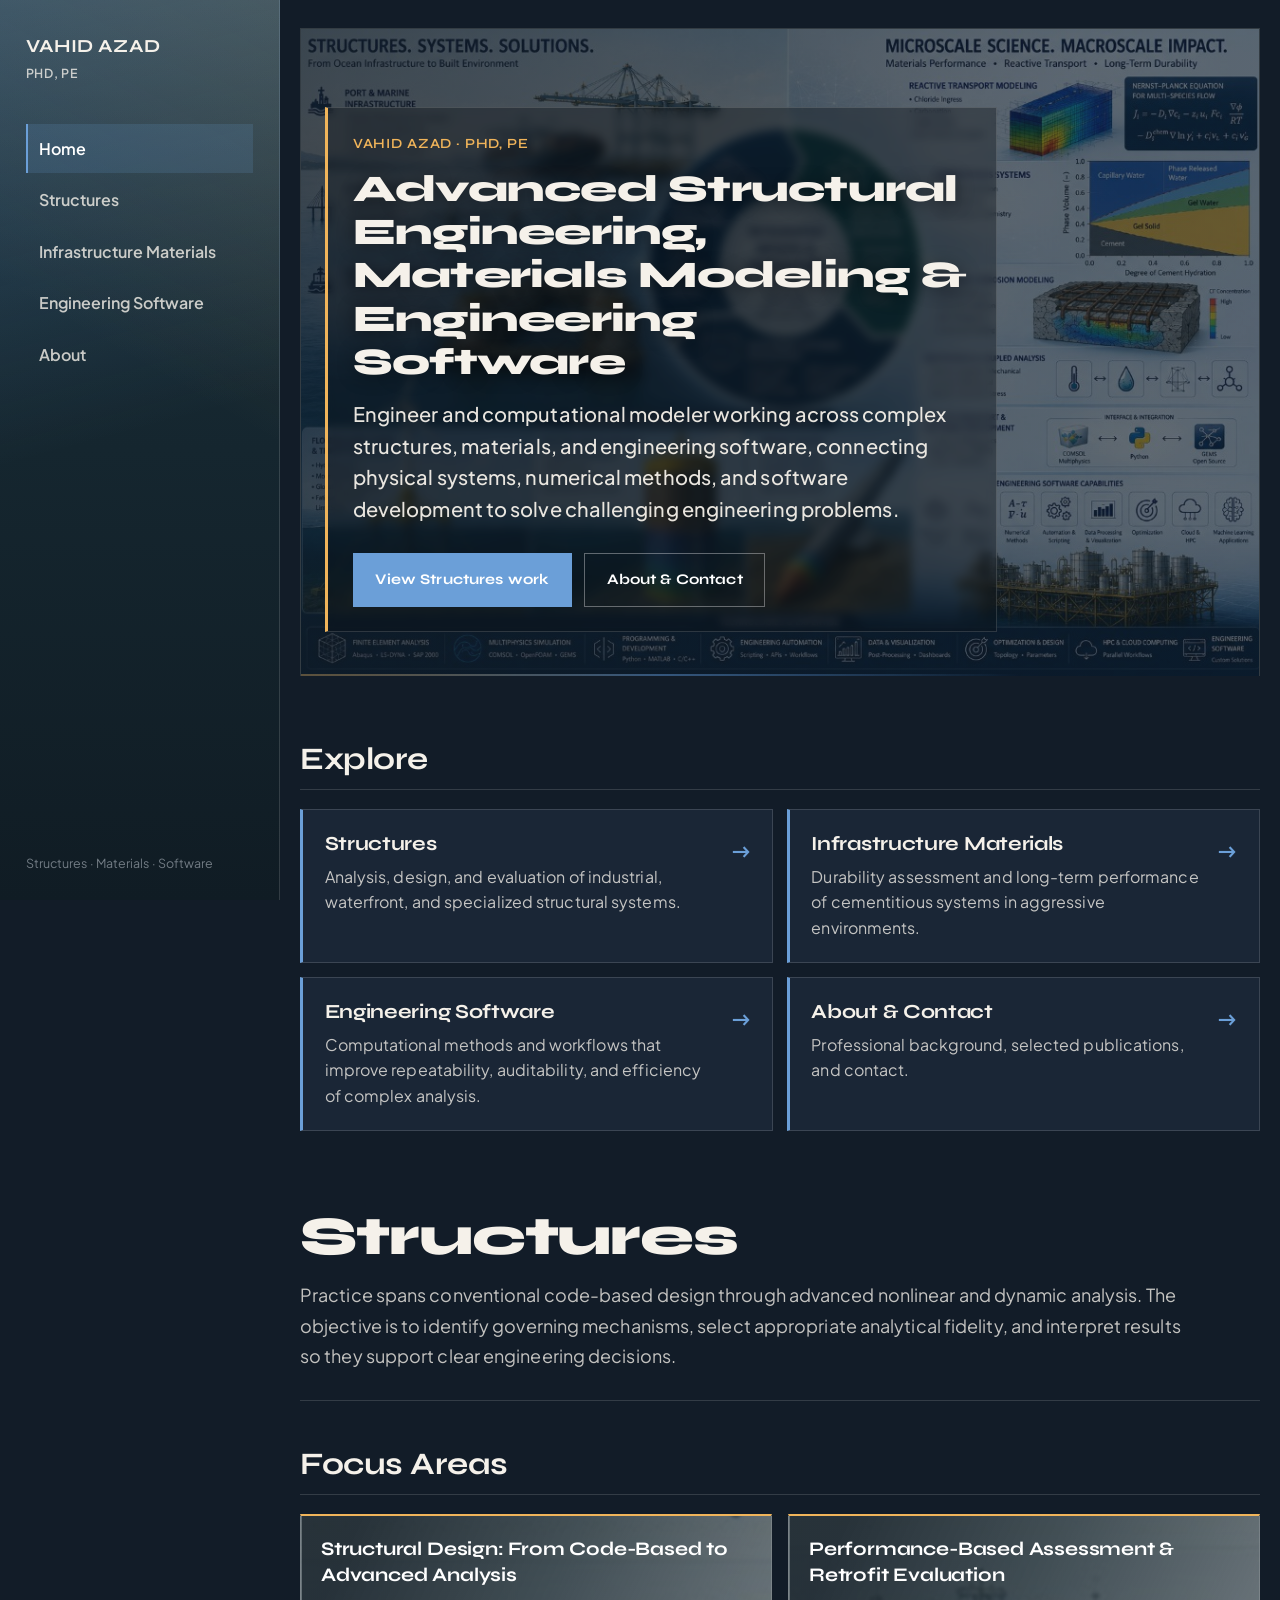
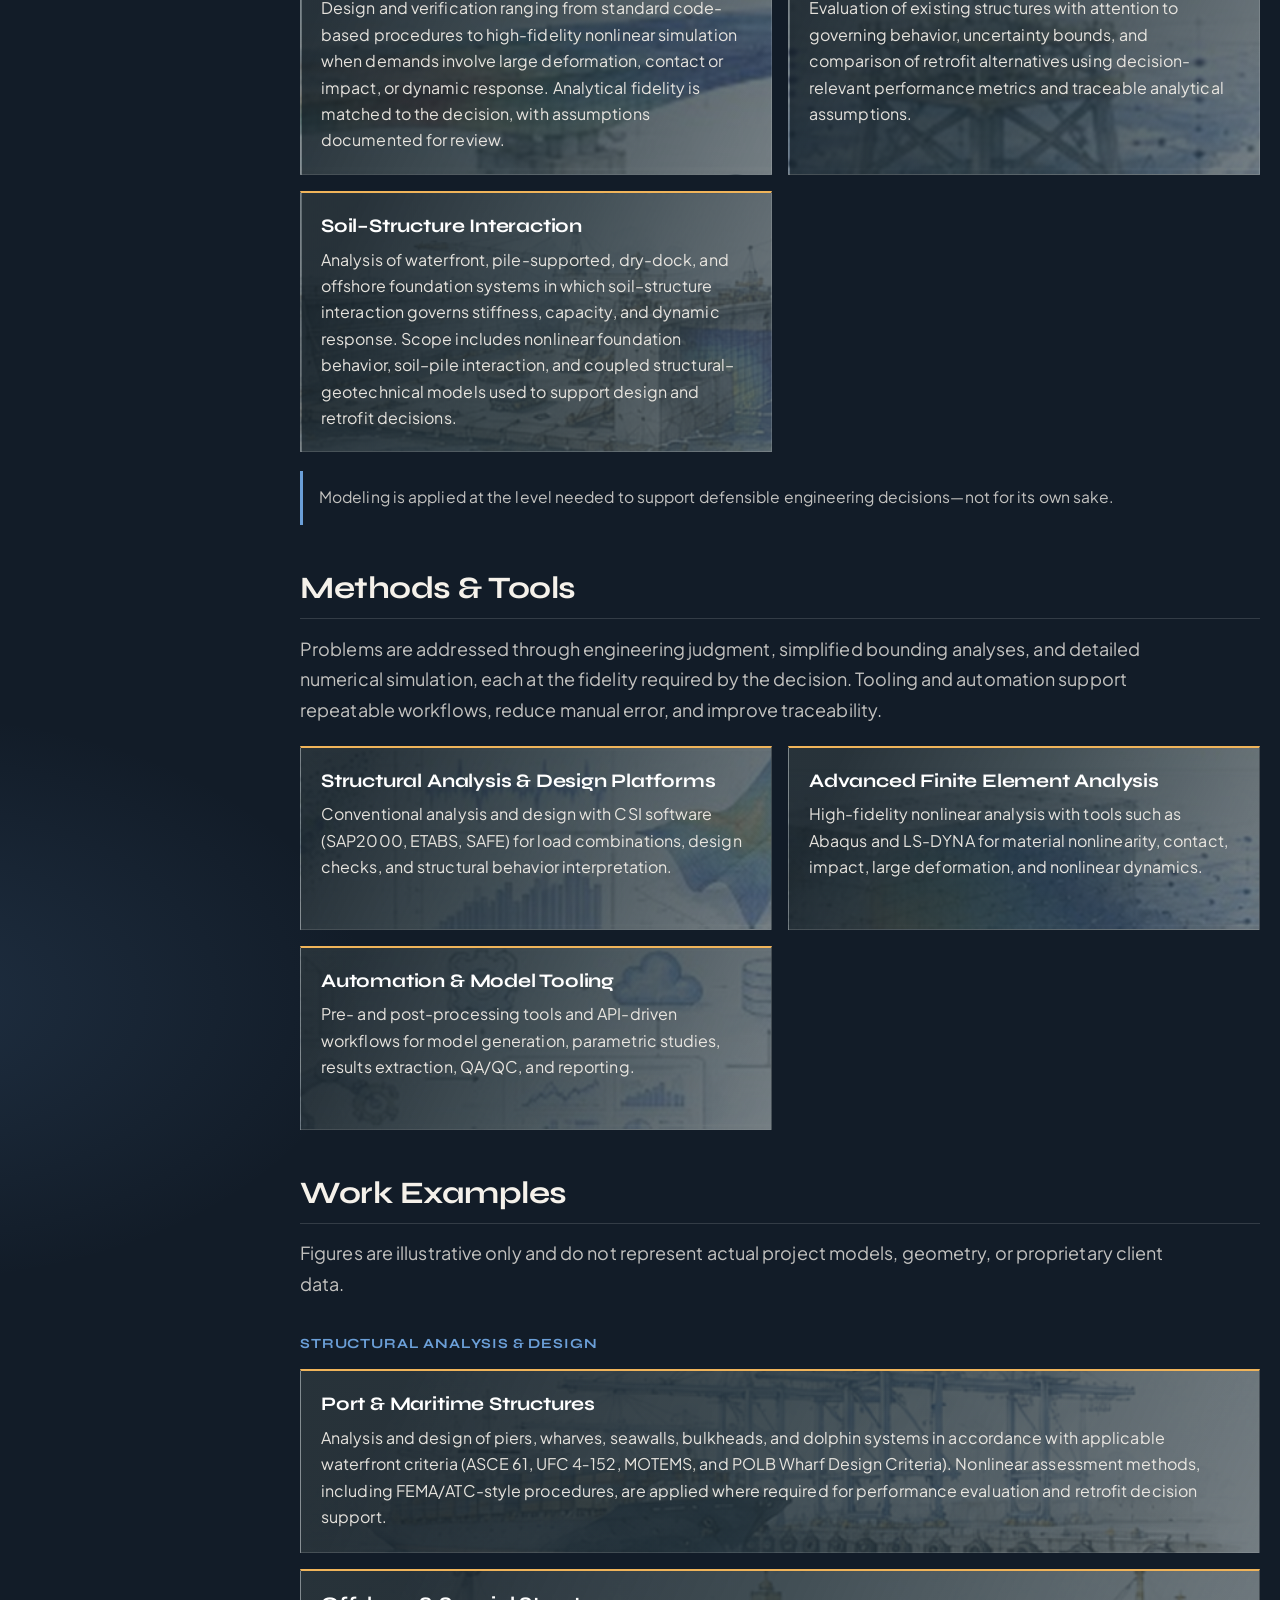
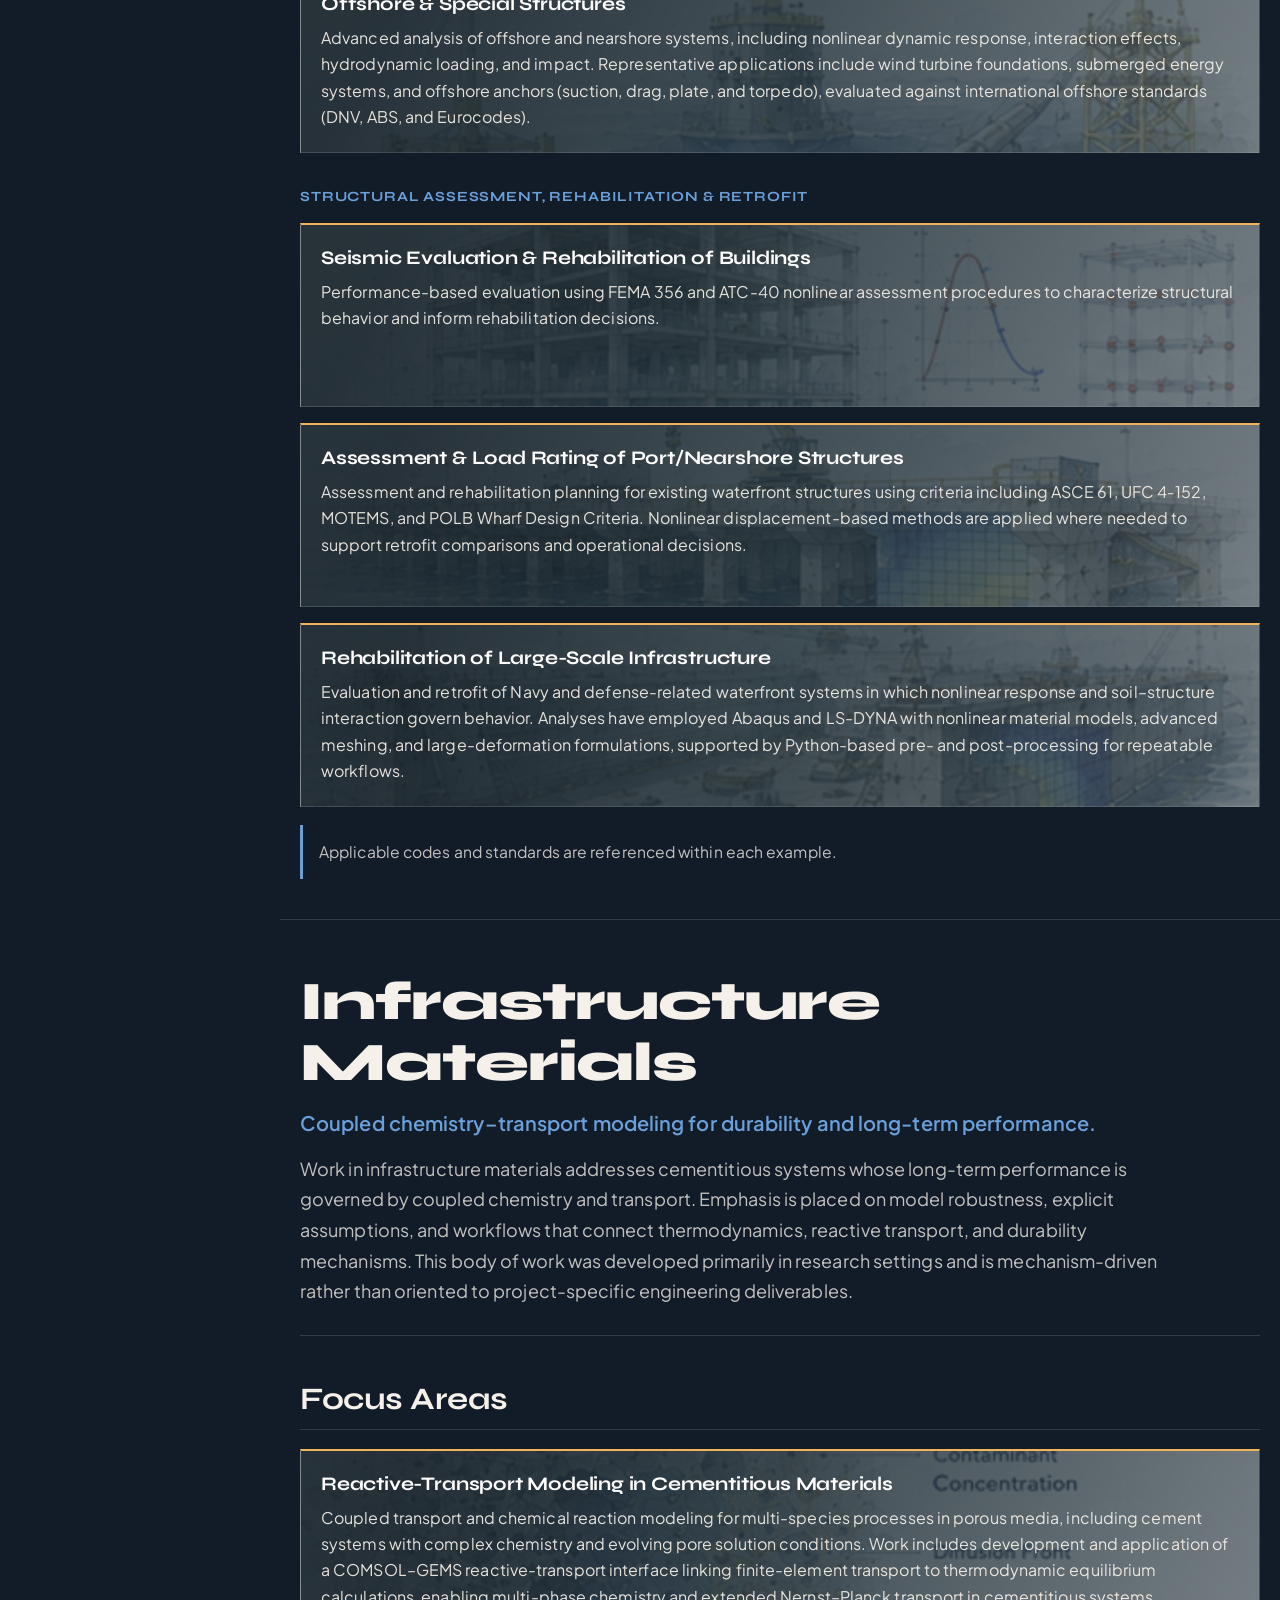
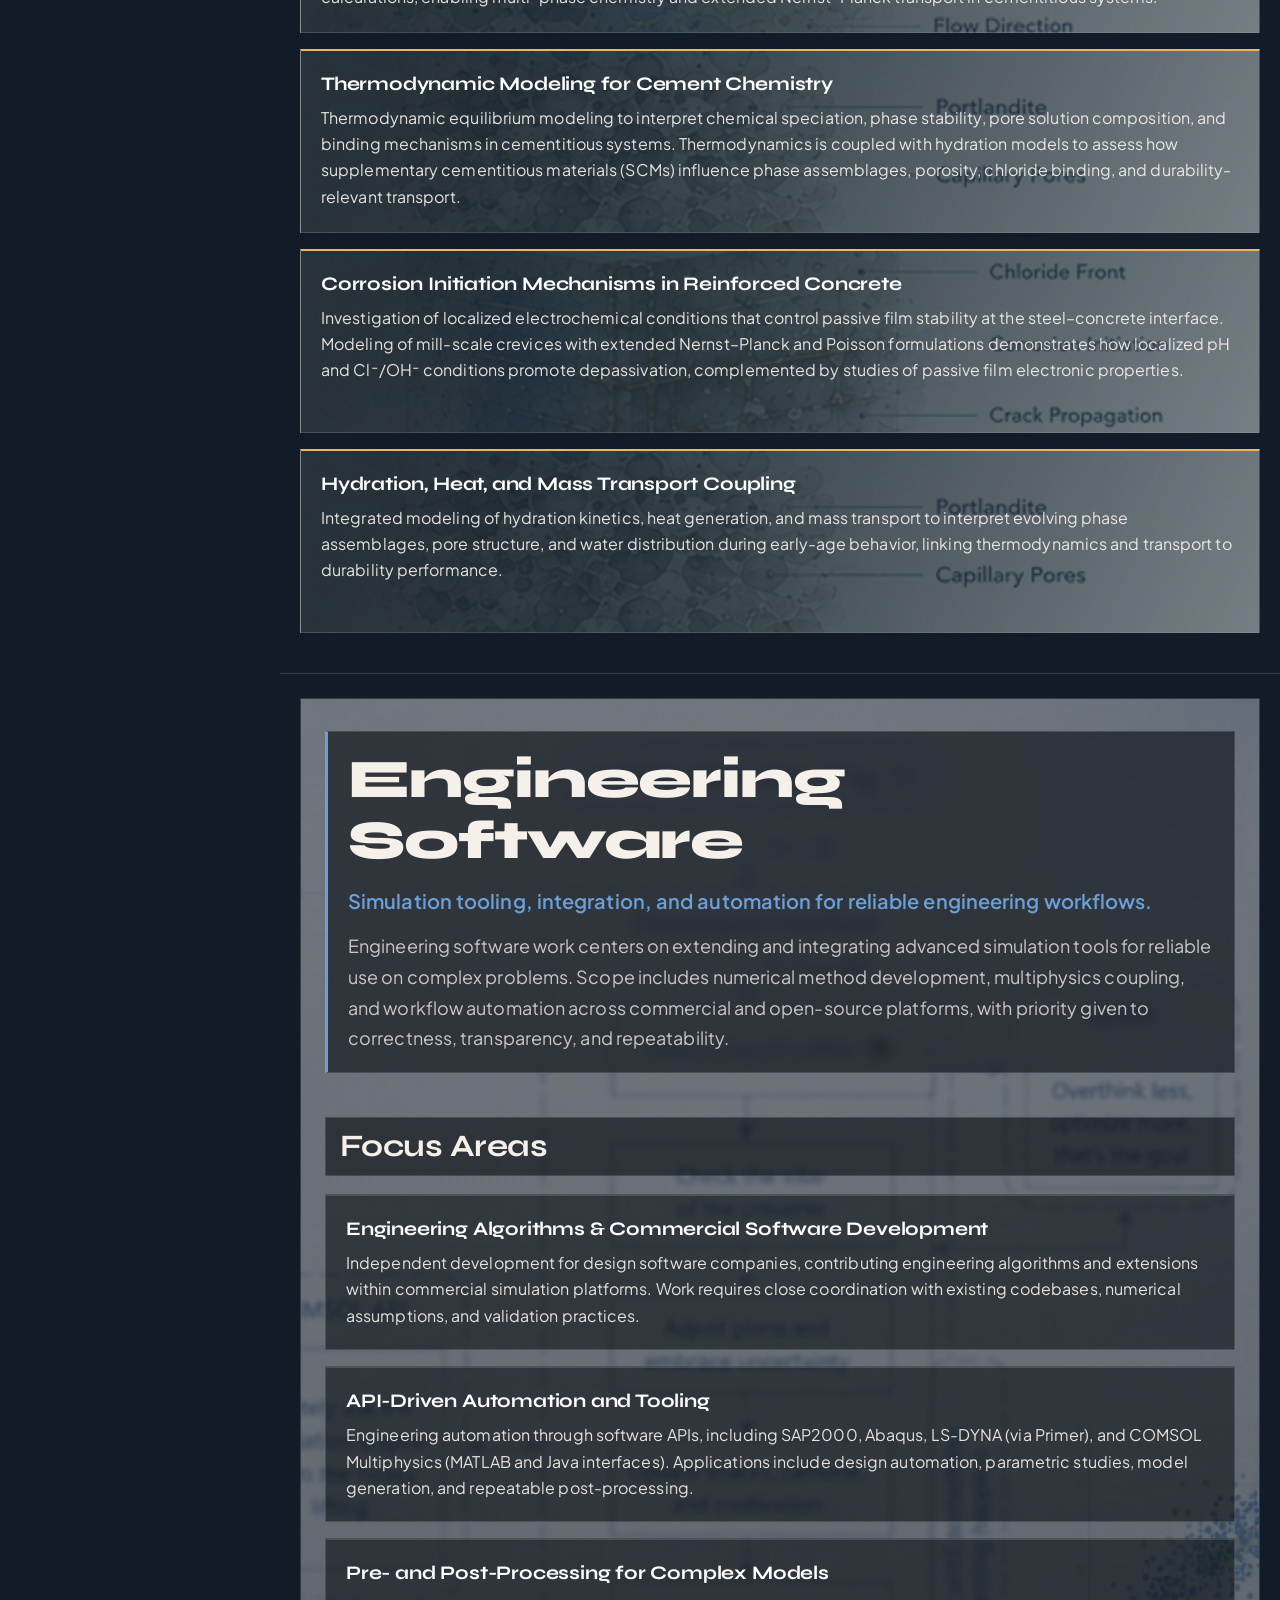
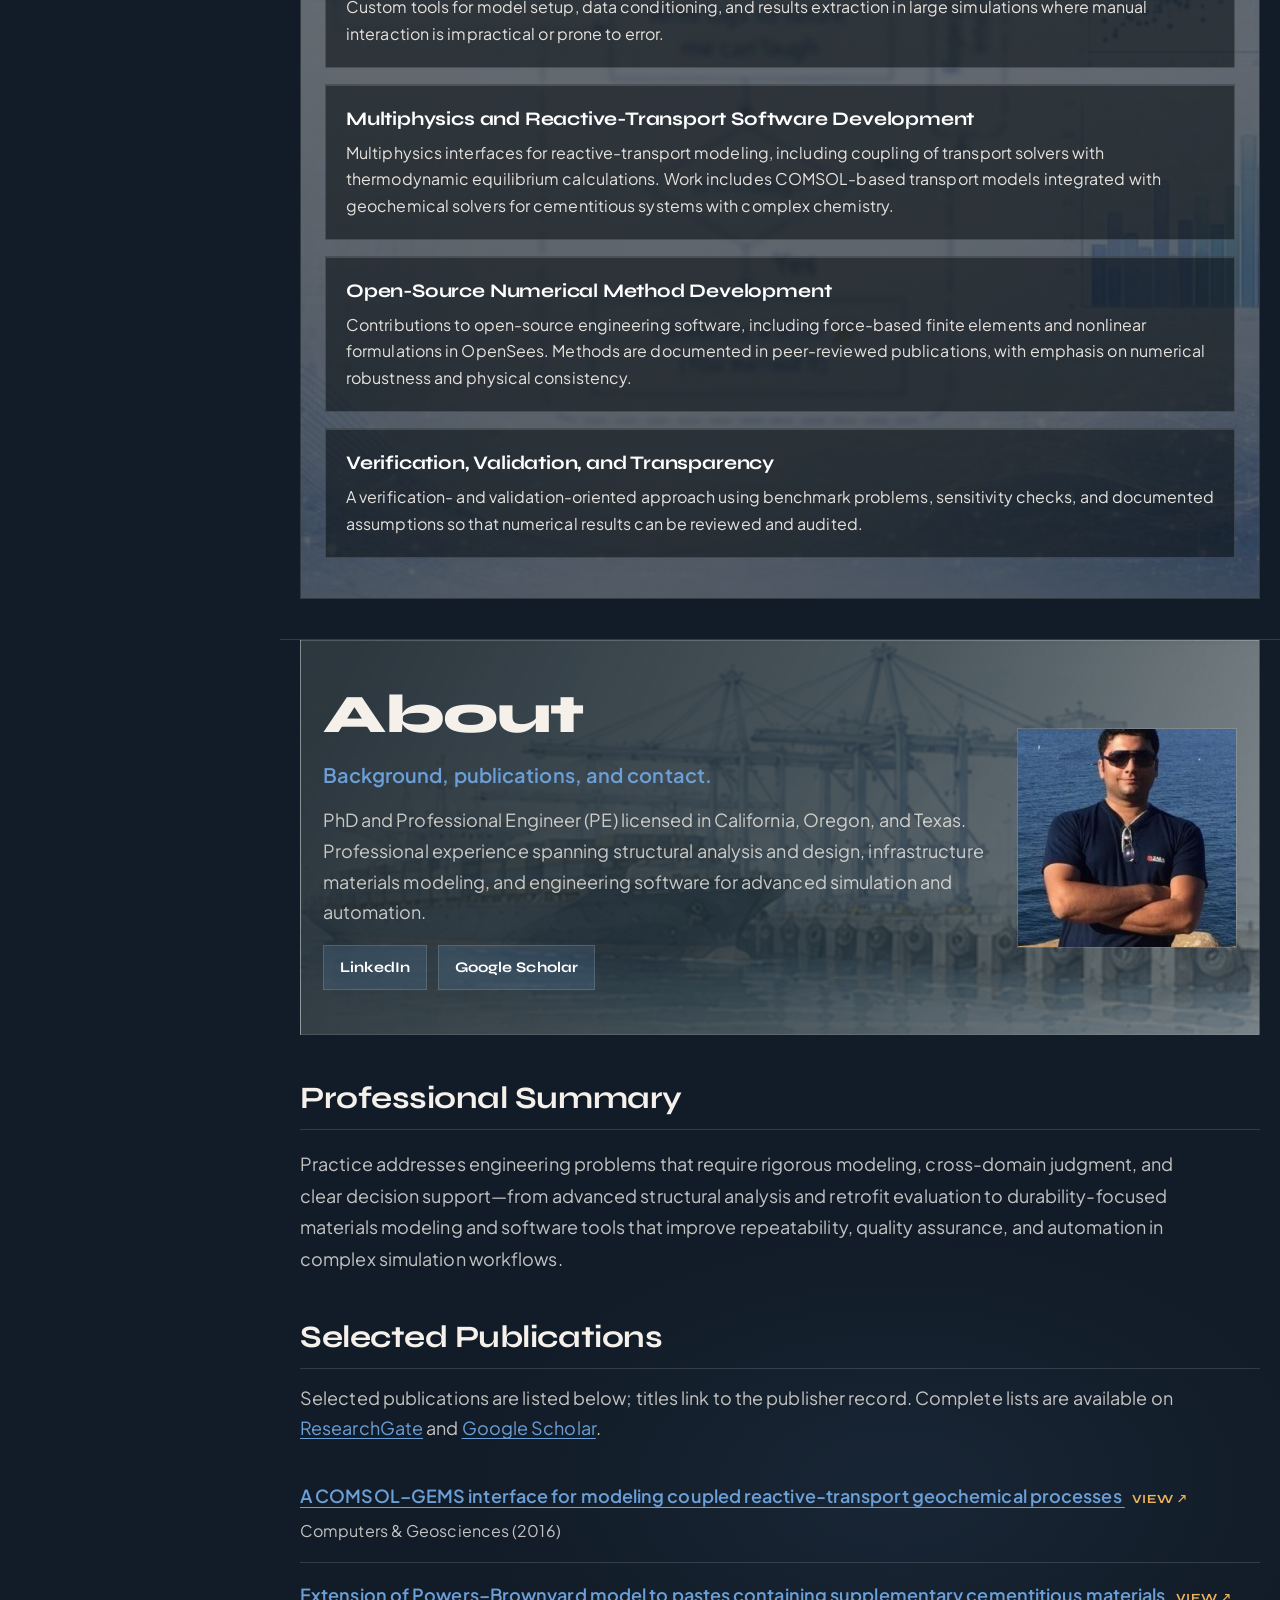
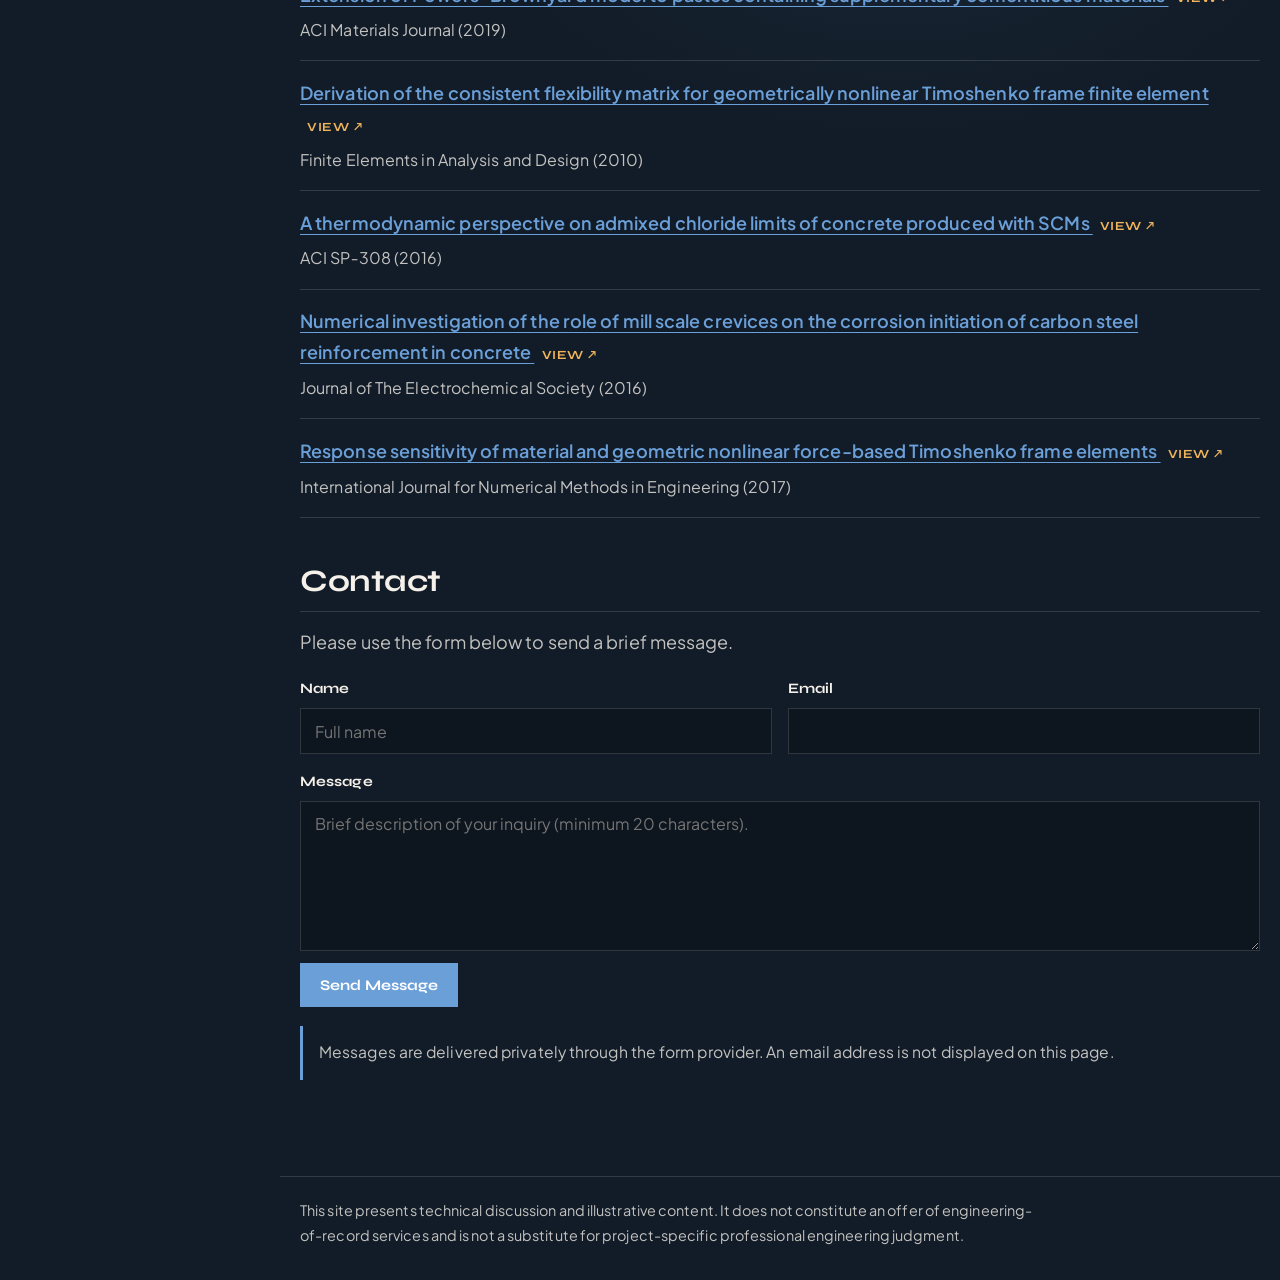
<file: structures.html>
<!doctype html>
<html lang="en">
<head>
  <meta charset="utf-8">
  <title>Structures • Vahid Azad</title>
  <meta http-equiv="refresh" content="0; url=index.html#structures">
  <link rel="canonical" href="index.html#structures">
  <script>location.replace("index.html#structures");</script>
</head>
<body>
  <p><a href="index.html#structures">Continue to Structures</a></p>
</body>
</html>
</file>
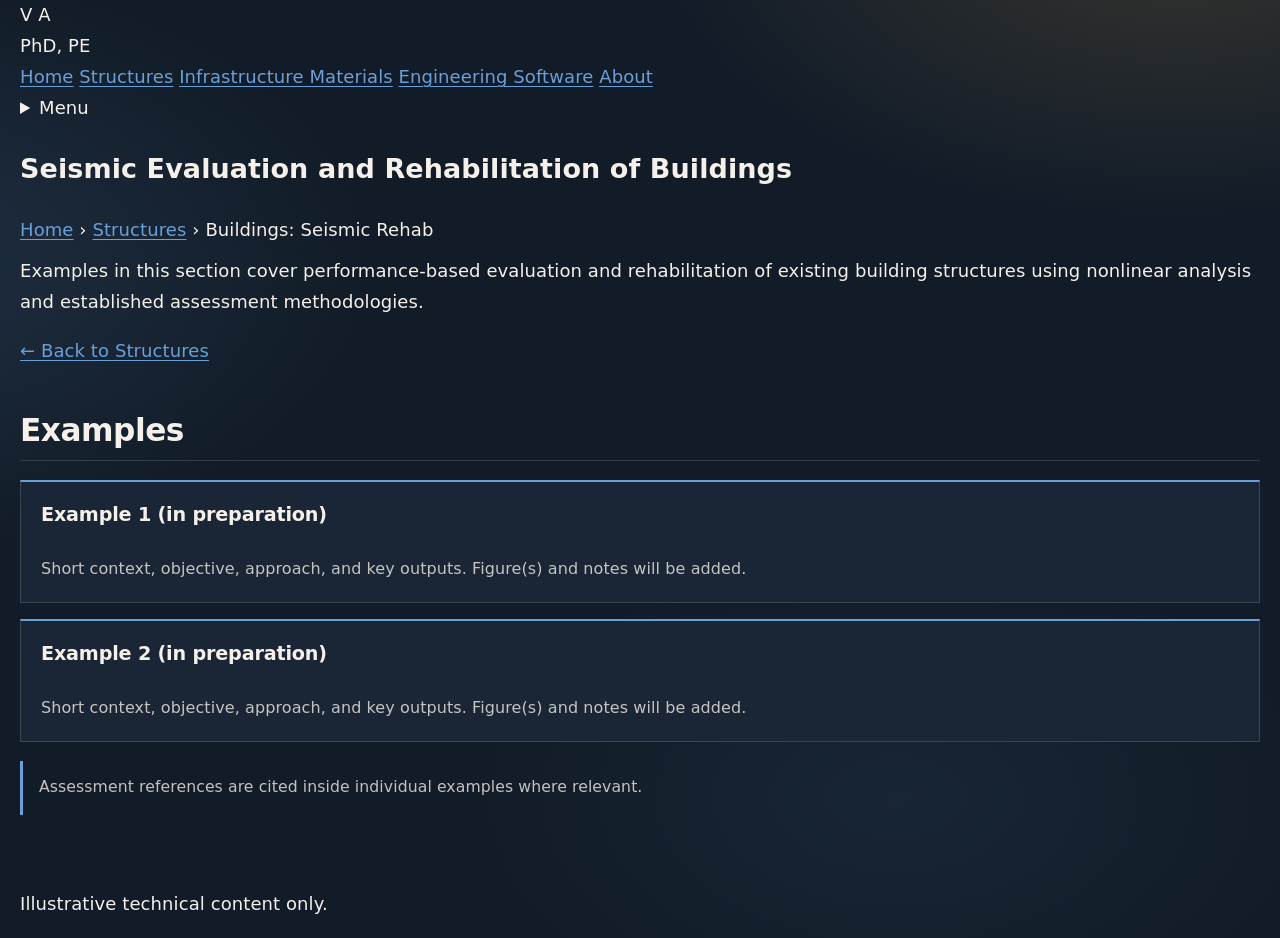
<file: examples/structures-buildings-seismic.html>
<!doctype html>
<html lang="en">
<head>
  <meta charset="utf-8">
  <title>Examples | Seismic Evaluation & Rehabilitation of Buildings | V A</title>
  <meta name="viewport" content="width=device-width,initial-scale=1">
  <meta name="description" content="Work examples: Seismic evaluation and rehabilitation of buildings.">
  <link rel="stylesheet" href="../styles.css">
  <script defer data-domain="vahidjafariazad.github.io" src="https://plausible.io/js/script.js"></script>
</head>

<body>
<a class="skip" href="#content">Skip to content</a>

<header class="site-header">
  <div class="container navbar">
    <div class="brand">
      <div class="name"><a href="../index.html" style="color:inherit; text-decoration:none;">V A</a></div>
      <div class="tag">PhD, PE</div>
    </div>

    <nav class="menu" aria-label="Primary navigation">
      <a href="../index.html">Home</a>
      <a class="active" href="../structures.html">Structures</a>
      <a href="../materials.html">Infrastructure Materials</a>
      <a href="../software.html">Engineering Software</a>
      <a href="../about.html">About</a>
    </nav>

    <div class="nav-mobile" aria-label="Mobile navigation">
      <details>
        <summary>Menu</summary>
        <div class="panel">
          <a href="../index.html">Home</a>
          <a class="active" href="../structures.html">Structures</a>
          <a href="../materials.html">Infrastructure Materials</a>
          <a href="../software.html">Engineering Software</a>
          <a href="../about.html">About</a>
        </div>
      </details>
    </div>
  </div>
</header>

<main id="content">
  <div class="container">

    <section class="hero">
      <h1>Seismic Evaluation and Rehabilitation of Buildings</h1>
      <div class="breadcrumb">
        <a href="../index.html">Home</a> &rsaquo; <a href="../structures.html">Structures</a> &rsaquo; Buildings: Seismic Rehab
      </div>
      <p style="margin-top:10px;">
        Examples in this section cover performance-based evaluation and rehabilitation of existing building structures
        using nonlinear analysis and established assessment methodologies.
      </p>
      <a class="link-btn" href="../structures.html">← Back to Structures</a>
    </section>

    <section class="section">
      <h2>Examples</h2>

      <div class="portfolio stack">
        <article class="project">
          <h3>Example 1 (in preparation)</h3>
          <p>Short context, objective, approach, and key outputs. Figure(s) and notes will be added.</p>
        </article>

        <article class="project">
          <h3>Example 2 (in preparation)</h3>
          <p>Short context, objective, approach, and key outputs. Figure(s) and notes will be added.</p>
        </article>
      </div>

      <div class="note">
        Assessment references are cited inside individual examples where relevant.
      </div>
    </section>

  </div>
</main>

<footer>
  <div class="container">
    <p>Illustrative technical content only.</p>
  </div>
</footer>

</body>
</html>
</file>
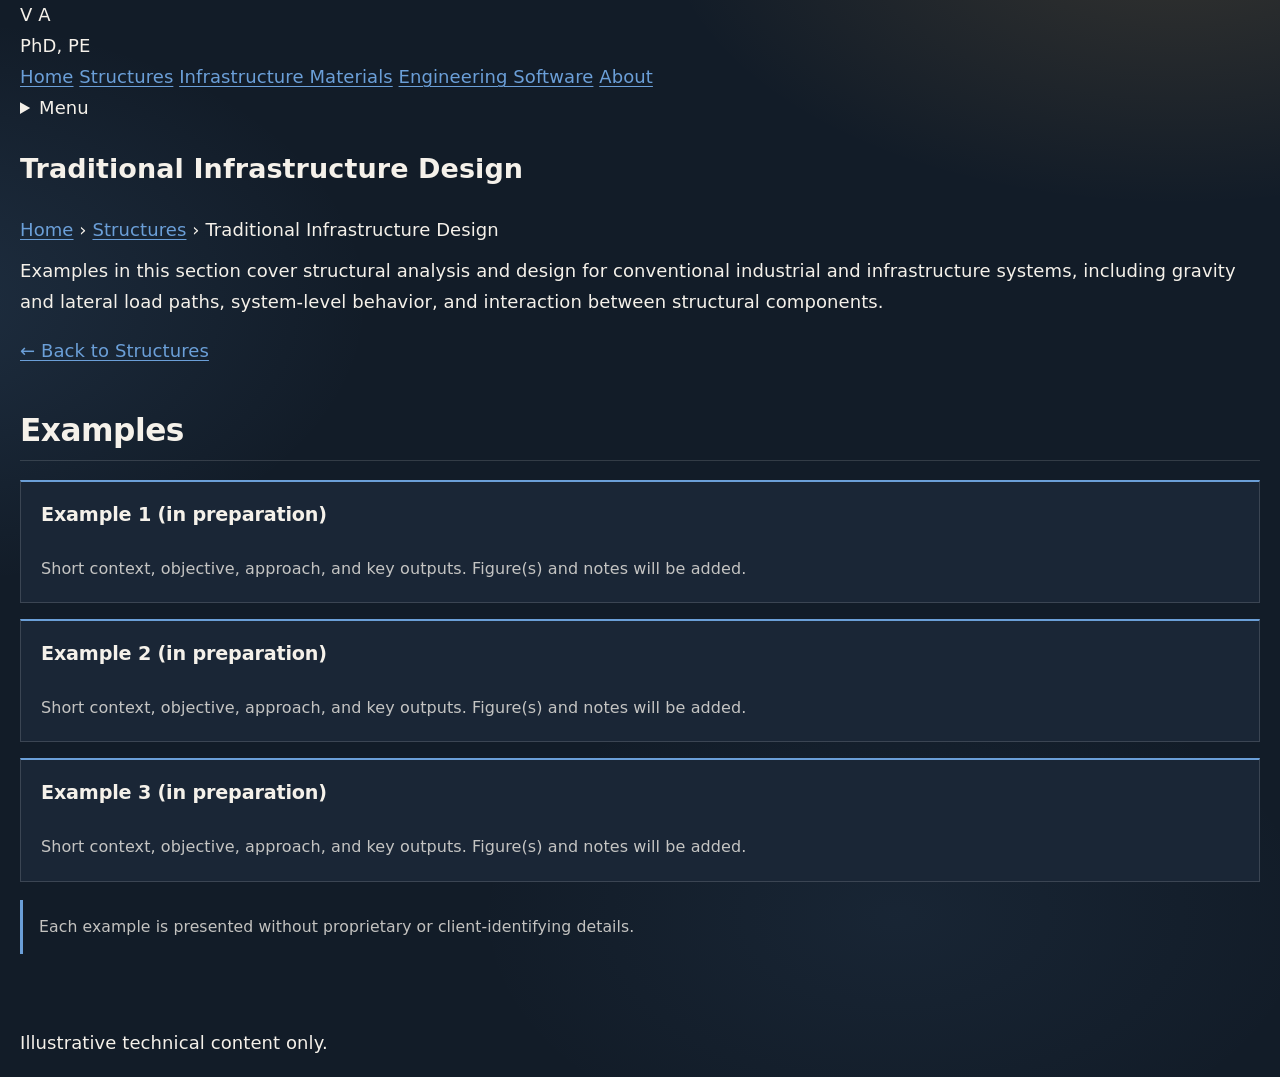
<file: examples/structures-industrial.html>
<!doctype html>
<html lang="en">
<head>
  <meta charset="utf-8">
  <title>Examples | Traditional Infrastructure Design | V A</title>
  <meta name="viewport" content="width=device-width,initial-scale=1">
  <meta name="description" content="Work examples: Traditional infrastructure design.">
  <link rel="stylesheet" href="../styles.css">
  <script defer data-domain="vahidjafariazad.github.io" src="https://plausible.io/js/script.js"></script>
</head>

<body>
<a class="skip" href="#content">Skip to content</a>

<header class="site-header">
  <div class="container navbar">
    <div class="brand">
      <div class="name"><a href="../index.html" style="color:inherit; text-decoration:none;">V A</a></div>
      <div class="tag">PhD, PE</div>
    </div>

    <nav class="menu" aria-label="Primary navigation">
      <a href="../index.html">Home</a>
      <a class="active" href="../structures.html">Structures</a>
      <a href="../materials.html">Infrastructure Materials</a>
      <a href="../software.html">Engineering Software</a>
      <a href="../about.html">About</a>
    </nav>

    <div class="nav-mobile" aria-label="Mobile navigation">
      <details>
        <summary>Menu</summary>
        <div class="panel">
          <a href="../index.html">Home</a>
          <a class="active" href="../structures.html">Structures</a>
          <a href="../materials.html">Infrastructure Materials</a>
          <a href="../software.html">Engineering Software</a>
          <a href="../about.html">About</a>
        </div>
      </details>
    </div>
  </div>
</header>

<main id="content">
  <div class="container">

    <section class="hero">
      <h1>Traditional Infrastructure Design</h1>
      <div class="breadcrumb">
        <a href="../index.html">Home</a> &rsaquo; <a href="../structures.html">Structures</a> &rsaquo; Traditional Infrastructure Design
      </div>
      <p style="margin-top:10px;">
        Examples in this section cover structural analysis and design for conventional industrial and infrastructure
        systems, including gravity and lateral load paths, system-level behavior, and interaction between structural
        components.
      </p>
      <a class="link-btn" href="../structures.html">← Back to Structures</a>
    </section>

    <section class="section">
      <h2>Examples</h2>

      <div class="portfolio stack">
        <article class="project">
          <h3>Example 1 (in preparation)</h3>
          <p>Short context, objective, approach, and key outputs. Figure(s) and notes will be added.</p>
        </article>

        <article class="project">
          <h3>Example 2 (in preparation)</h3>
          <p>Short context, objective, approach, and key outputs. Figure(s) and notes will be added.</p>
        </article>

        <article class="project">
          <h3>Example 3 (in preparation)</h3>
          <p>Short context, objective, approach, and key outputs. Figure(s) and notes will be added.</p>
        </article>
      </div>

      <div class="note">
        Each example is presented without proprietary or client-identifying details.
      </div>
    </section>

  </div>
</main>

<footer>
  <div class="container">
    <p>Illustrative technical content only.</p>
  </div>
</footer>

</body>
</html>
</file>
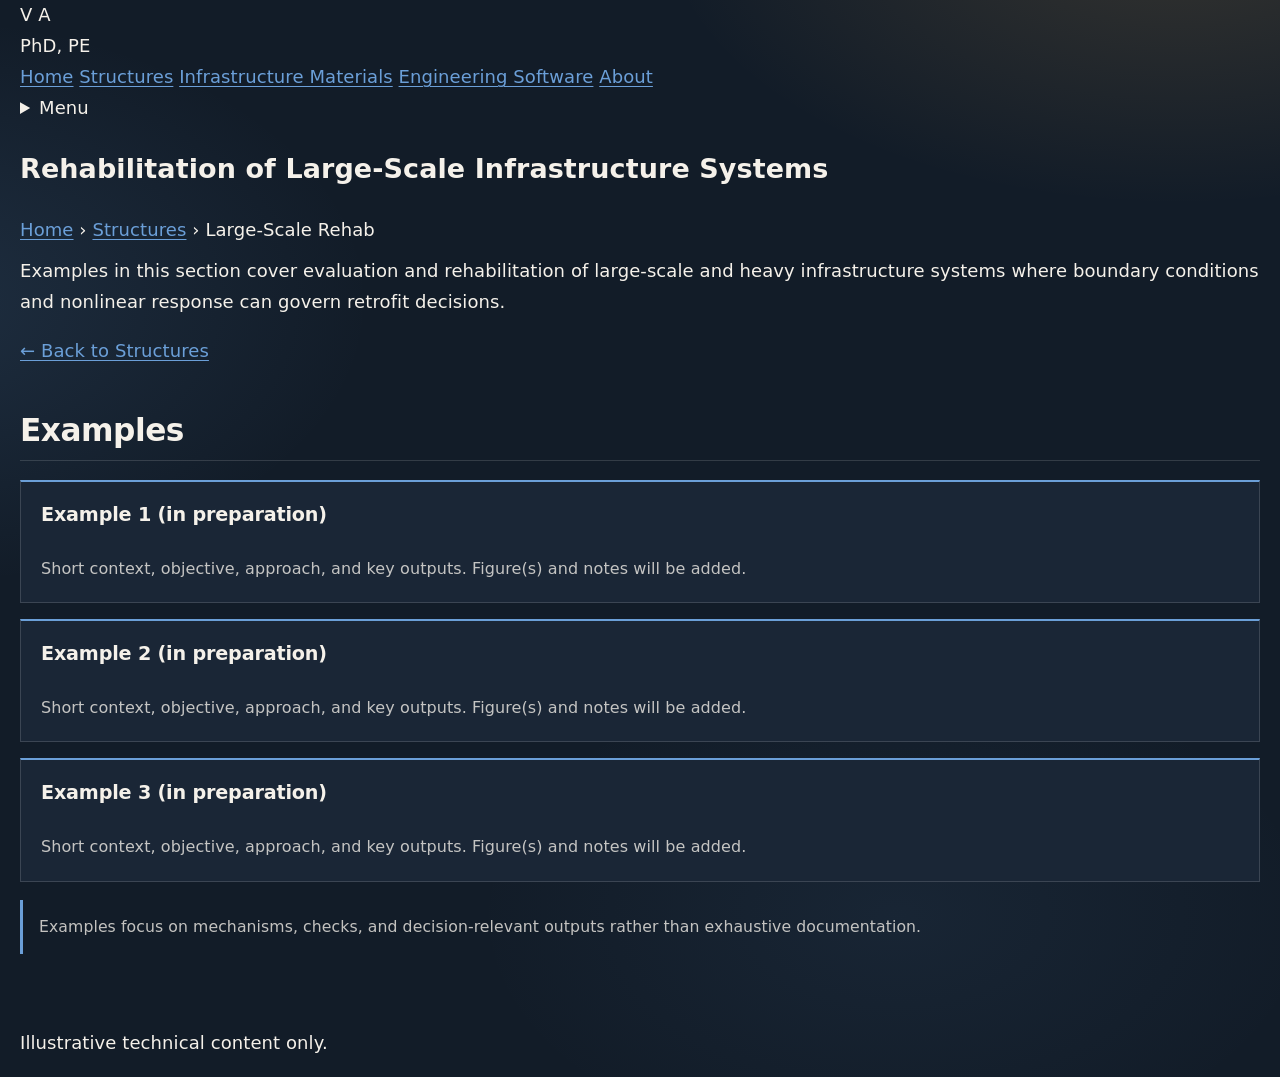
<file: examples/structures-large-scale-rehab.html>
<!doctype html>
<html lang="en">
<head>
  <meta charset="utf-8">
  <title>Examples | Large-Scale Infrastructure Rehabilitation | V A</title>
  <meta name="viewport" content="width=device-width,initial-scale=1">
  <meta name="description" content="Work examples: Rehabilitation of large-scale infrastructure systems.">
  <link rel="stylesheet" href="../styles.css">
  <script defer data-domain="vahidjafariazad.github.io" src="https://plausible.io/js/script.js"></script>
</head>

<body>
<a class="skip" href="#content">Skip to content</a>

<header class="site-header">
  <div class="container navbar">
    <div class="brand">
      <div class="name"><a href="../index.html" style="color:inherit; text-decoration:none;">V A</a></div>
      <div class="tag">PhD, PE</div>
    </div>

    <nav class="menu" aria-label="Primary navigation">
      <a href="../index.html">Home</a>
      <a class="active" href="../structures.html">Structures</a>
      <a href="../materials.html">Infrastructure Materials</a>
      <a href="../software.html">Engineering Software</a>
      <a href="../about.html">About</a>
    </nav>

    <div class="nav-mobile" aria-label="Mobile navigation">
      <details>
        <summary>Menu</summary>
        <div class="panel">
          <a href="../index.html">Home</a>
          <a class="active" href="../structures.html">Structures</a>
          <a href="../materials.html">Infrastructure Materials</a>
          <a href="../software.html">Engineering Software</a>
          <a href="../about.html">About</a>
        </div>
      </details>
    </div>
  </div>
</header>

<main id="content">
  <div class="container">

    <section class="hero">
      <h1>Rehabilitation of Large-Scale Infrastructure Systems</h1>
      <div class="breadcrumb">
        <a href="../index.html">Home</a> &rsaquo; <a href="../structures.html">Structures</a> &rsaquo; Large-Scale Rehab
      </div>
      <p style="margin-top:10px;">
        Examples in this section cover evaluation and rehabilitation of large-scale and heavy infrastructure systems
        where boundary conditions and nonlinear response can govern retrofit decisions.
      </p>
      <a class="link-btn" href="../structures.html">← Back to Structures</a>
    </section>

    <section class="section">
      <h2>Examples</h2>

      <div class="portfolio stack">
        <article class="project">
          <h3>Example 1 (in preparation)</h3>
          <p>Short context, objective, approach, and key outputs. Figure(s) and notes will be added.</p>
        </article>

        <article class="project">
          <h3>Example 2 (in preparation)</h3>
          <p>Short context, objective, approach, and key outputs. Figure(s) and notes will be added.</p>
        </article>

        <article class="project">
          <h3>Example 3 (in preparation)</h3>
          <p>Short context, objective, approach, and key outputs. Figure(s) and notes will be added.</p>
        </article>
      </div>

      <div class="note">
        Examples focus on mechanisms, checks, and decision-relevant outputs rather than exhaustive documentation.
      </div>
    </section>

  </div>
</main>

<footer>
  <div class="container">
    <p>Illustrative technical content only.</p>
  </div>
</footer>

</body>
</html>
</file>
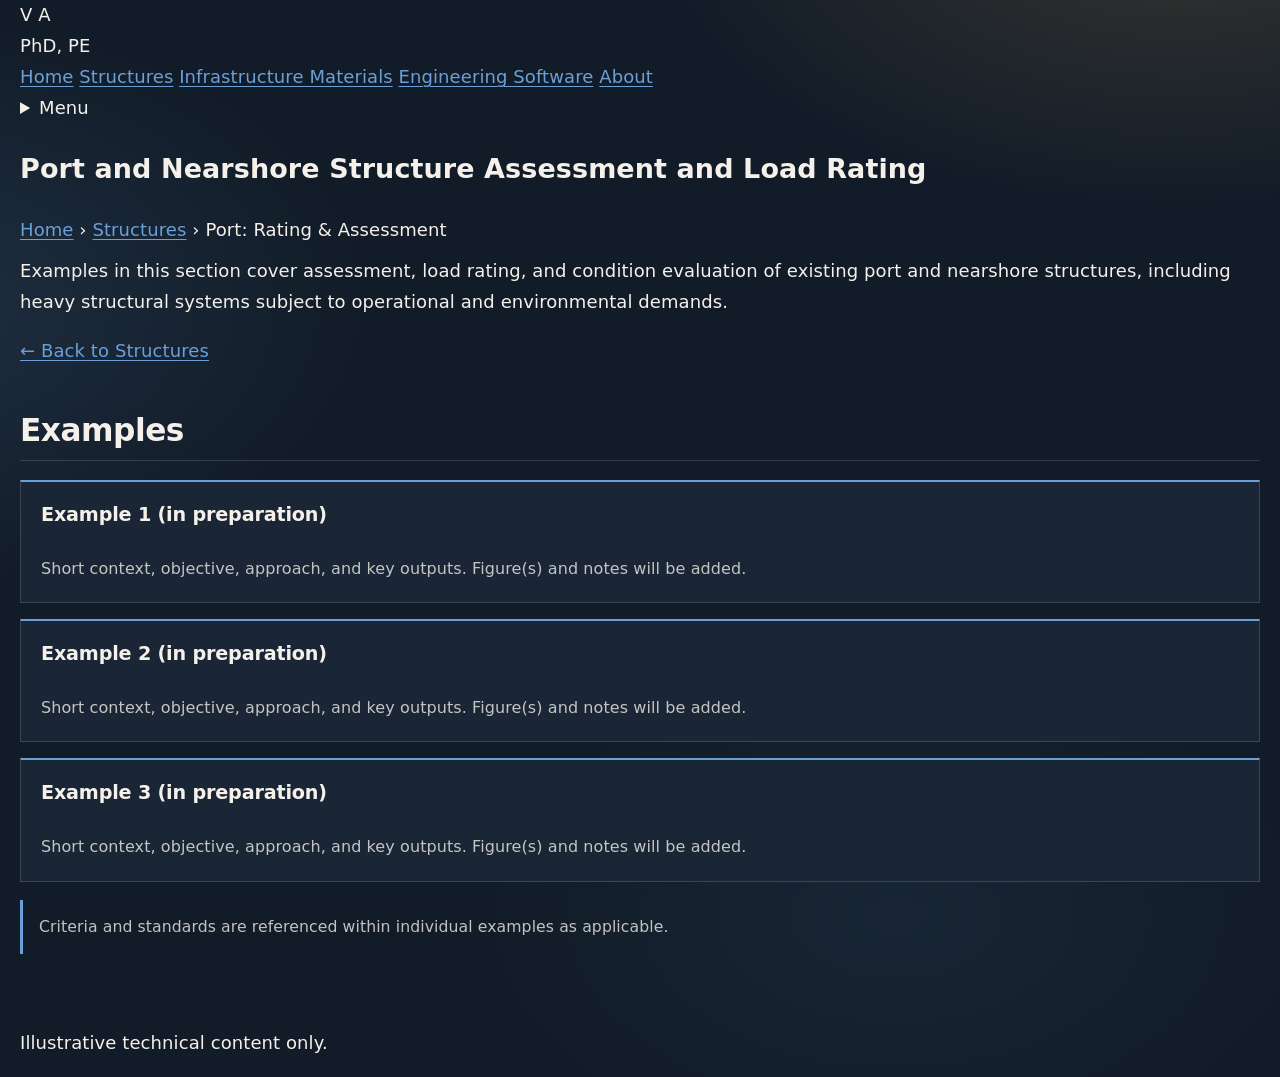
<file: examples/structures-port-rating.html>
<!doctype html>
<html lang="en">
<head>
  <meta charset="utf-8">
  <title>Examples | Port & Nearshore Assessment & Load Rating | V A</title>
  <meta name="viewport" content="width=device-width,initial-scale=1">
  <meta name="description" content="Work examples: Port and nearshore structure assessment and load rating.">
  <link rel="stylesheet" href="../styles.css">
  <script defer data-domain="vahidjafariazad.github.io" src="https://plausible.io/js/script.js"></script>
</head>

<body>
<a class="skip" href="#content">Skip to content</a>

<header class="site-header">
  <div class="container navbar">
    <div class="brand">
      <div class="name"><a href="../index.html" style="color:inherit; text-decoration:none;">V A</a></div>
      <div class="tag">PhD, PE</div>
    </div>

    <nav class="menu" aria-label="Primary navigation">
      <a href="../index.html">Home</a>
      <a class="active" href="../structures.html">Structures</a>
      <a href="../materials.html">Infrastructure Materials</a>
      <a href="../software.html">Engineering Software</a>
      <a href="../about.html">About</a>
    </nav>

    <div class="nav-mobile" aria-label="Mobile navigation">
      <details>
        <summary>Menu</summary>
        <div class="panel">
          <a href="../index.html">Home</a>
          <a class="active" href="../structures.html">Structures</a>
          <a href="../materials.html">Infrastructure Materials</a>
          <a href="../software.html">Engineering Software</a>
          <a href="../about.html">About</a>
        </div>
      </details>
    </div>
  </div>
</header>

<main id="content">
  <div class="container">

    <section class="hero">
      <h1>Port and Nearshore Structure Assessment and Load Rating</h1>
      <div class="breadcrumb">
        <a href="../index.html">Home</a> &rsaquo; <a href="../structures.html">Structures</a> &rsaquo; Port: Rating &amp; Assessment
      </div>
      <p style="margin-top:10px;">
        Examples in this section cover assessment, load rating, and condition evaluation of existing port and nearshore
        structures, including heavy structural systems subject to operational and environmental demands.
      </p>
      <a class="link-btn" href="../structures.html">← Back to Structures</a>
    </section>

    <section class="section">
      <h2>Examples</h2>

      <div class="portfolio stack">
        <article class="project">
          <h3>Example 1 (in preparation)</h3>
          <p>Short context, objective, approach, and key outputs. Figure(s) and notes will be added.</p>
        </article>

        <article class="project">
          <h3>Example 2 (in preparation)</h3>
          <p>Short context, objective, approach, and key outputs. Figure(s) and notes will be added.</p>
        </article>

        <article class="project">
          <h3>Example 3 (in preparation)</h3>
          <p>Short context, objective, approach, and key outputs. Figure(s) and notes will be added.</p>
        </article>
      </div>

      <div class="note">
        Criteria and standards are referenced within individual examples as applicable.
      </div>
    </section>

  </div>
</main>

<footer>
  <div class="container">
    <p>Illustrative technical content only.</p>
  </div>
</footer>

</body>
</html>
</file>
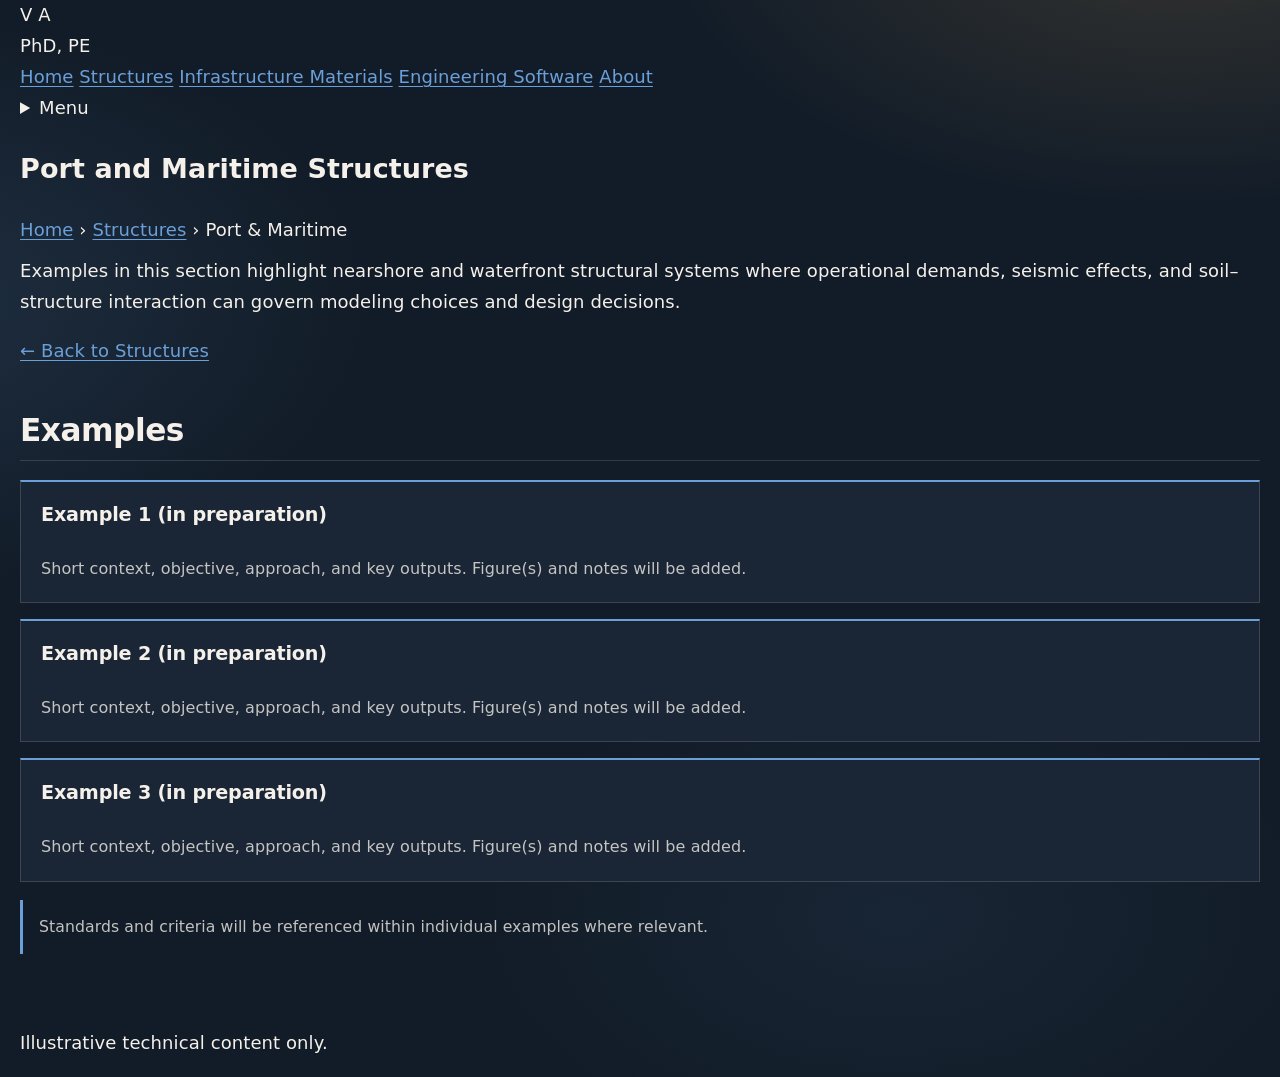
<file: examples/structures-port.html>
<!doctype html>
<html lang="en">
<head>
  <meta charset="utf-8">
  <title>Examples | Port & Maritime Structures | V A</title>
  <meta name="viewport" content="width=device-width,initial-scale=1">
  <meta name="description" content="Work examples: Port and maritime structures.">
  <link rel="stylesheet" href="../styles.css">
  <script defer data-domain="vahidjafariazad.github.io" src="https://plausible.io/js/script.js"></script>
</head>

<body>
<a class="skip" href="#content">Skip to content</a>

<header class="site-header">
  <div class="container navbar">
    <div class="brand">
      <div class="name"><a href="../index.html" style="color:inherit; text-decoration:none;">V A</a></div>
      <div class="tag">PhD, PE</div>
    </div>

    <nav class="menu" aria-label="Primary navigation">
      <a href="../index.html">Home</a>
      <a class="active" href="../structures.html">Structures</a>
      <a href="../materials.html">Infrastructure Materials</a>
      <a href="../software.html">Engineering Software</a>
      <a href="../about.html">About</a>
    </nav>

    <div class="nav-mobile" aria-label="Mobile navigation">
      <details>
        <summary>Menu</summary>
        <div class="panel">
          <a href="../index.html">Home</a>
          <a class="active" href="../structures.html">Structures</a>
          <a href="../materials.html">Infrastructure Materials</a>
          <a href="../software.html">Engineering Software</a>
          <a href="../about.html">About</a>
        </div>
      </details>
    </div>
  </div>
</header>

<main id="content">
  <div class="container">

    <section class="hero">
      <h1>Port and Maritime Structures</h1>
      <div class="breadcrumb">
        <a href="../index.html">Home</a> &rsaquo; <a href="../structures.html">Structures</a> &rsaquo; Port &amp; Maritime
      </div>
      <p style="margin-top:10px;">
        Examples in this section highlight nearshore and waterfront structural systems where operational demands,
        seismic effects, and soil–structure interaction can govern modeling choices and design decisions.
      </p>
      <a class="link-btn" href="../structures.html">← Back to Structures</a>
    </section>

    <section class="section">
      <h2>Examples</h2>

      <div class="portfolio stack">
        <article class="project">
          <h3>Example 1 (in preparation)</h3>
          <p>Short context, objective, approach, and key outputs. Figure(s) and notes will be added.</p>
        </article>

        <article class="project">
          <h3>Example 2 (in preparation)</h3>
          <p>Short context, objective, approach, and key outputs. Figure(s) and notes will be added.</p>
        </article>

        <article class="project">
          <h3>Example 3 (in preparation)</h3>
          <p>Short context, objective, approach, and key outputs. Figure(s) and notes will be added.</p>
        </article>
      </div>

      <div class="note">
        Standards and criteria will be referenced within individual examples where relevant.
      </div>
    </section>

  </div>
</main>

<footer>
  <div class="container">
    <p>Illustrative technical content only.</p>
  </div>
</footer>

</body>
</html>
</file>
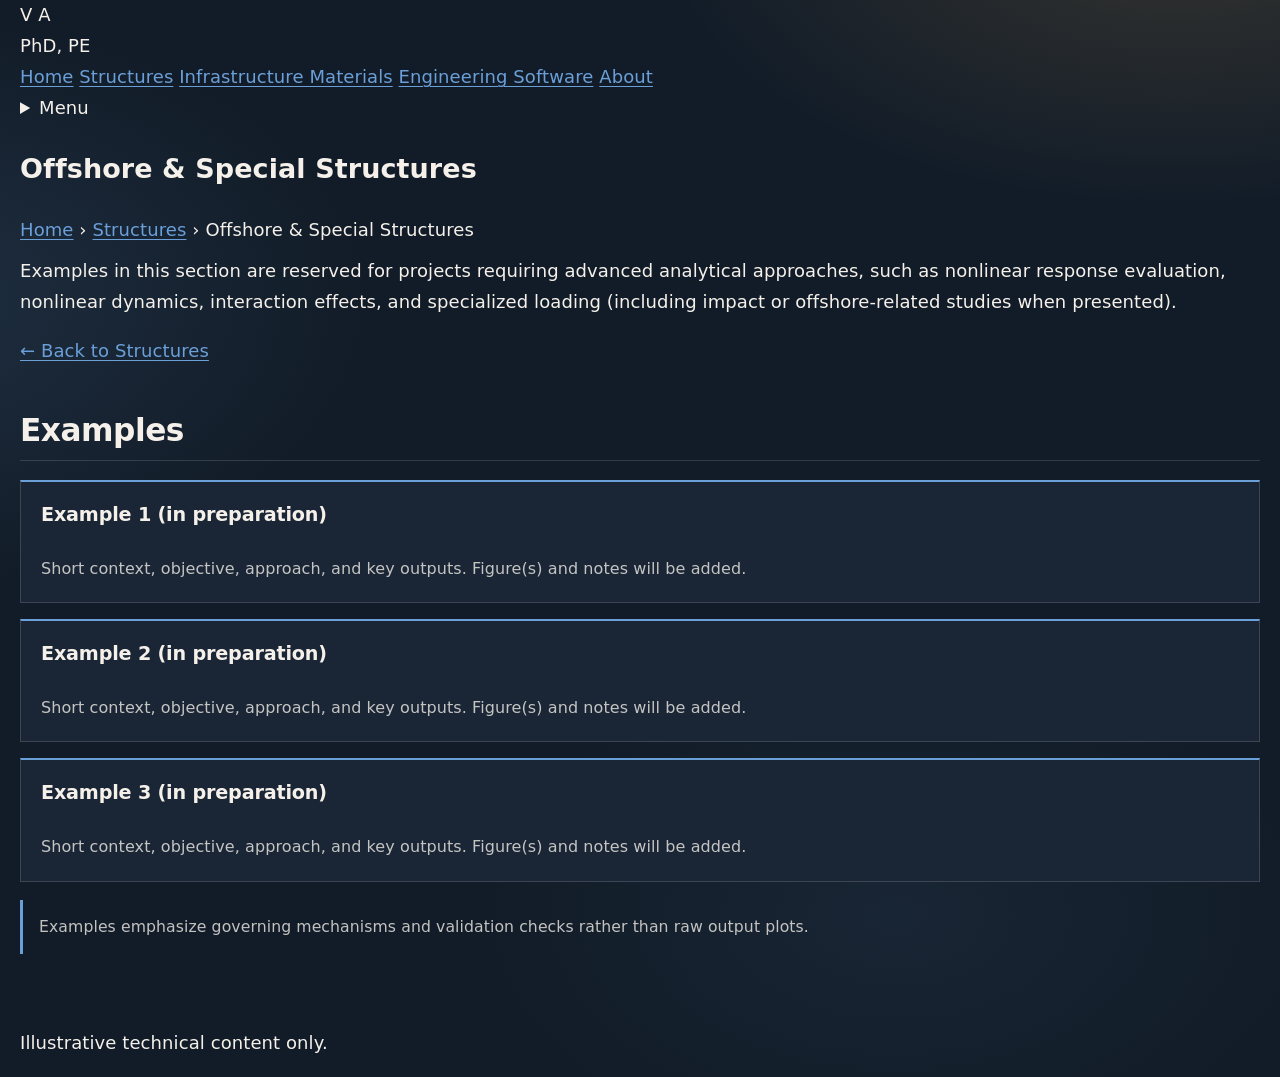
<file: examples/structures-special.html>
<!doctype html>
<html lang="en">
<head>
  <meta charset="utf-8">
  <title>Examples | Offshore &amp; Special Structures | V A</title>
  <meta name="viewport" content="width=device-width,initial-scale=1">
  <meta name="description" content="Work examples: Special structures requiring advanced analysis.">
  <link rel="stylesheet" href="../styles.css">
  <script defer data-domain="vahidjafariazad.github.io" src="https://plausible.io/js/script.js"></script>
</head>

<body>
<a class="skip" href="#content">Skip to content</a>

<header class="site-header">
  <div class="container navbar">
    <div class="brand">
      <div class="name"><a href="../index.html" style="color:inherit; text-decoration:none;">V A</a></div>
      <div class="tag">PhD, PE</div>
    </div>

    <nav class="menu" aria-label="Primary navigation">
      <a href="../index.html">Home</a>
      <a class="active" href="../structures.html">Structures</a>
      <a href="../materials.html">Infrastructure Materials</a>
      <a href="../software.html">Engineering Software</a>
      <a href="../about.html">About</a>
    </nav>

    <div class="nav-mobile" aria-label="Mobile navigation">
      <details>
        <summary>Menu</summary>
        <div class="panel">
          <a href="../index.html">Home</a>
          <a class="active" href="../structures.html">Structures</a>
          <a href="../materials.html">Infrastructure Materials</a>
          <a href="../software.html">Engineering Software</a>
          <a href="../about.html">About</a>
        </div>
      </details>
    </div>
  </div>
</header>

<main id="content">
  <div class="container">

    <section class="hero">
      <h1>Offshore &amp; Special Structures</h1>
      <div class="breadcrumb">
        <a href="../index.html">Home</a> &rsaquo; <a href="../structures.html">Structures</a> &rsaquo; Offshore &amp; Special Structures
      </div>
      <p style="margin-top:10px;">
        Examples in this section are reserved for projects requiring advanced analytical approaches, such as nonlinear
        response evaluation, nonlinear dynamics, interaction effects, and specialized loading (including impact or
        offshore-related studies when presented).
      </p>
      <a class="link-btn" href="../structures.html">← Back to Structures</a>
    </section>

    <section class="section">
      <h2>Examples</h2>

      <div class="portfolio stack">
        <article class="project">
          <h3>Example 1 (in preparation)</h3>
          <p>Short context, objective, approach, and key outputs. Figure(s) and notes will be added.</p>
        </article>

        <article class="project">
          <h3>Example 2 (in preparation)</h3>
          <p>Short context, objective, approach, and key outputs. Figure(s) and notes will be added.</p>
        </article>

        <article class="project">
          <h3>Example 3 (in preparation)</h3>
          <p>Short context, objective, approach, and key outputs. Figure(s) and notes will be added.</p>
        </article>
      </div>

      <div class="note">
        Examples emphasize governing mechanisms and validation checks rather than raw output plots.
      </div>
    </section>

  </div>
</main>

<footer>
  <div class="container">
    <p>Illustrative technical content only.</p>
  </div>
</footer>

</body>
</html>
</file>
<file: styles.css>
﻿/* Hyperspace-inspired layout · steel blue + warm gold */
:root {
  --sidebar-w: 17.5rem;
  --bg: #121c28;
  --bg-panel: #1a2636;
  --bg-elev: #243448;
  --ink: #f5f1ea;
  --muted: rgba(245, 241, 234, 0.78);
  --line: rgba(255, 255, 255, 0.14);
  --accent: #6b9fd8;
  --accent-strong: #4f87c4;
  --accent-warm: #f0b45a;
  --accent-soft: rgba(107, 159, 216, 0.16);
  --maxw: 1280px;
  --font-display: "Syne", system-ui, sans-serif;
  --font-body: "Plus Jakarta Sans", system-ui, sans-serif;
  --text: 1.125rem;
  --text-sm: 1rem;
  --text-lg: 1.25rem;
  --h1: clamp(2.4rem, 1.45rem + 3.1vw, 3.4rem);
  --h2: clamp(1.5rem, 1.2rem + 1.1vw, 1.95rem);
  --h3: 1.2rem;
  --ease: cubic-bezier(0.22, 1, 0.36, 1);
}

*,
*::before,
*::after {
  box-sizing: border-box;
}

html {
  scroll-behavior: smooth;
  overflow-x: clip;
}

body {
  margin: 0;
  min-height: 100vh;
  min-height: 100dvh;
  font-family: var(--font-body);
  font-size: var(--text);
  font-weight: 400;
  line-height: 1.72;
  letter-spacing: 0.005em;
  color: var(--ink);
  background:
    radial-gradient(1000px 560px at 92% -8%, rgba(240, 180, 90, 0.16), transparent 52%),
    radial-gradient(860px 520px at -8% 28%, rgba(107, 159, 216, 0.14), transparent 55%),
    radial-gradient(700px 420px at 70% 85%, rgba(107, 159, 216, 0.07), transparent 60%),
    var(--bg);
  -webkit-font-smoothing: antialiased;
  text-rendering: optimizeLegibility;
  overflow-x: clip;
  -webkit-tap-highlight-color: rgba(107, 159, 216, 0.28);
}

::selection {
  background: rgba(107, 159, 216, 0.35);
  color: #fff;
}

a {
  color: var(--accent);
  text-decoration-thickness: 1px;
  text-underline-offset: 0.18em;
}

a:hover {
  color: var(--accent-warm);
}

a:focus-visible,
button:focus-visible,
summary:focus-visible,
input:focus-visible,
textarea:focus-visible {
  outline: 2px solid var(--accent);
  outline-offset: 3px;
}

.skip {
  position: absolute;
  left: -999px;
  width: 1px;
  height: 1px;
  overflow: hidden;
}

.skip:focus {
  left: 1rem;
  top: 1rem;
  width: auto;
  height: auto;
  z-index: 1000;
  padding: 0.65rem 0.9rem;
  background: var(--bg-elev);
  border: 1px solid var(--line);
  color: var(--ink);
}

/* ΓÇöΓÇöΓÇö Layout (Hyperspace-style sidebar) ΓÇöΓÇöΓÇö */
.layout {
  display: flex;
  min-height: 100vh;
}

.sidebar {
  position: fixed;
  inset: 0 auto 0 0;
  width: var(--sidebar-w);
  z-index: 40;
  display: flex;
  flex-direction: column;
  justify-content: space-between;
  padding: 2.25rem 1.6rem 1.75rem;
  background:
    linear-gradient(165deg, rgba(107, 159, 216, 0.28) 0%, transparent 48%),
    linear-gradient(210deg, rgba(240, 180, 90, 0.16) 0%, transparent 42%),
    linear-gradient(180deg, #1a303a 0%, #101c24 100%);
  border-right: 1px solid var(--line);
}

.sidebar .brand .name {
  font-family: var(--font-display);
  font-weight: 700;
  font-size: 1.15rem;
  letter-spacing: 0.02em;
  line-height: 1.15;
}

.sidebar .brand .tag {
  margin-top: 0.35rem;
  font-family: var(--font-body);
  font-size: 0.78rem;
  font-weight: 600;
  letter-spacing: 0.06em;
  text-transform: uppercase;
  color: var(--muted);
}

.brand-link {
  color: inherit;
  text-decoration: none;
}

.brand-link:hover {
  color: var(--accent);
  text-decoration: none;
}

.sidebar nav {
  display: flex;
  flex-direction: column;
  gap: 0.2rem;
  margin-top: 2.5rem;
}

.sidebar nav a {
  display: block;
  padding: 0.65rem 0.7rem;
  color: rgba(245, 241, 234, 0.8);
  font-family: var(--font-body);
  font-weight: 600;
  font-size: var(--text-sm);
  letter-spacing: 0;
  text-decoration: none;
  border-left: 2px solid transparent;
  transition: color 180ms var(--ease), background 180ms var(--ease), border-color 180ms var(--ease);
}

.sidebar nav a:hover {
  color: #fff;
  background: var(--accent-soft);
  text-decoration: none;
}

.sidebar nav a.active {
  color: #fff;
  border-left-color: var(--accent);
  background: var(--accent-soft);
}

.sidebar-foot {
  font-size: 0.78rem;
  color: rgba(232, 240, 248, 0.45);
  line-height: 1.4;
}

.mobile-bar {
  display: none;
}

.main-wrap {
  margin-left: var(--sidebar-w);
  flex: 1;
  min-width: 0;
  display: flex;
  flex-direction: column;
  min-height: 100vh;
}

.container {
  width: min(var(--maxw), calc(100% - 2.5rem));
  margin: 0 auto;
}

main {
  flex: 1;
  padding: 0 0 3.5rem;
}

/* ΓÇöΓÇöΓÇö Spotlight / hero ΓÇöΓÇöΓÇö */
.spotlight {
  position: relative;
  display: flex;
  justify-content: center;
  padding: 1.75rem 0 2rem;
  border-bottom: none;
  overflow: visible;
}

.spotlight .container {
  position: relative;
  z-index: 1;
  isolation: isolate;
  min-height: min(72vh, 680px);
  display: flex;
  align-items: flex-end;
  padding: 4.5rem 1.5rem 2.75rem;
  background-color: #121c24;
  background-image: linear-gradient(90deg, var(--accent-warm), var(--accent), transparent 75%);
  background-repeat: no-repeat;
  background-size: 100% 2px;
  background-position: left bottom;
  border: 1px solid var(--line);
  border-bottom: none;
  overflow: hidden;
  animation: rise 700ms var(--ease) both;
}

.spotlight .container::before {
  content: "";
  position: absolute;
  inset: 0;
  z-index: 0;
  background: url("assets/images/hero-overview.png") center / cover no-repeat;
  opacity: 0.42;
  pointer-events: none;
}

.spotlight .container::after {
  content: "";
  position: absolute;
  inset: 0;
  z-index: 1;
  pointer-events: none;
  background: linear-gradient(
    105deg,
    rgba(18, 28, 36, 0.48) 0%,
    rgba(18, 28, 36, 0.28) 36%,
    rgba(18, 28, 36, 0.1) 68%,
    rgba(18, 28, 36, 0.04) 100%
  );
}

.spotlight-copy {
  position: relative;
  z-index: 2;
  max-width: 42rem;
  padding: 1.5rem 1.55rem;
  background: rgba(10, 16, 22, 0.36);
  border: 1px solid rgba(255, 255, 255, 0.14);
  border-left: 3px solid var(--accent-warm);
  backdrop-filter: blur(5px);
  -webkit-backdrop-filter: blur(5px);
}

.spotlight .kicker {
  margin: 0 0 0.7rem;
  font-family: var(--font-display);
  font-weight: 600;
  font-size: 0.875rem;
  letter-spacing: 0.06em;
  text-transform: uppercase;
  color: var(--accent-warm);
}

.spotlight h1 {
  margin: 0 0 0.95rem;
  font-family: var(--font-display);
  font-weight: 800;
  font-size: clamp(1.75rem, 1.25rem + 1.6vw, 2.35rem);
  line-height: 1.15;
  letter-spacing: -0.02em;
  max-width: 22ch;
  text-shadow: 0 2px 18px rgba(0, 0, 0, 0.4);
}

.spotlight .lede {
  margin: 0;
  max-width: 44ch;
  font-size: var(--text-lg);
  font-weight: 500;
  line-height: 1.58;
  color: rgba(245, 241, 234, 0.94);
}

.hero-actions {
  display: flex;
  flex-wrap: wrap;
  gap: 0.75rem;
  margin-top: 1.75rem;
}

.btn {
  display: inline-flex;
  align-items: center;
  justify-content: center;
  padding: 0.85rem 1.35rem;
  font-family: var(--font-display);
  font-weight: 700;
  font-size: 0.92rem;
  letter-spacing: 0.01em;
  text-decoration: none;
  border: 1px solid transparent;
  transition: background 180ms var(--ease), color 180ms var(--ease), border-color 180ms var(--ease), transform 180ms var(--ease);
}

.btn:hover {
  text-decoration: none;
  transform: translateY(-1px);
}

.btn-primary {
  background: var(--accent);
  color: #fff;
}

.btn-primary:hover {
  background: var(--accent-strong);
  color: #fff;
}

.btn-ghost {
  background: transparent;
  color: #fff;
  border-color: rgba(255, 255, 255, 0.35);
}

.btn-ghost:hover {
  border-color: #fff;
  background: rgba(255, 255, 255, 0.06);
  color: #fff;
}

.page-hero {
  padding: 3.25rem 0 1.75rem;
  border-bottom: 1px solid var(--line);
  animation: rise 600ms var(--ease) both;
}

.page-hero h1 {
  margin: 0 0 0.75rem;
  font-family: var(--font-display);
  font-weight: 800;
  font-size: var(--h1);
  letter-spacing: -0.02em;
  line-height: 1.12;
}

.page-hero .sub {
  margin: 0 0 0.85rem;
  font-family: var(--font-body);
  font-size: var(--text-lg);
  font-weight: 600;
  color: var(--accent);
}

.page-hero p {
  margin: 0;
  max-width: 68ch;
  font-size: var(--text);
  line-height: 1.7;
  color: var(--muted);
}

.page-hero .hero-about {
  display: grid;
  grid-template-columns: minmax(0, 1fr) auto;
  gap: 2rem;
  align-items: center;
}

.page-hero .hero-photo {
  width: 220px;
  height: 220px;
  object-fit: cover;
  border: 1px solid var(--line);
}

/* ΓÇöΓÇöΓÇö Sections ΓÇöΓÇöΓÇö */
.section {
  margin-top: 2.75rem;
  animation: rise 700ms var(--ease) both;
}

.section h2 {
  margin: 0 0 1.15rem;
  font-family: var(--font-display);
  font-weight: 700;
  font-size: var(--h2);
  letter-spacing: -0.015em;
  line-height: 1.25;
  padding-bottom: 0.65rem;
  border-bottom: 1px solid var(--line);
}

.section-intro {
  margin: -0.25rem 0 1.25rem;
  max-width: 70ch;
  font-size: var(--text);
  line-height: 1.7;
  color: var(--muted);
}

.subhead {
  margin: 2rem 0 0.85rem;
  font-family: var(--font-display);
  font-size: 0.875rem;
  font-weight: 700;
  letter-spacing: 0.06em;
  text-transform: uppercase;
  color: var(--accent);
}

/* Practice spots */
.spots {
  display: grid;
  gap: 1rem;
}

.spot {
  display: grid;
  grid-template-columns: minmax(0, 1fr) auto;
  gap: 1rem;
  align-items: start;
  padding: 1.35rem 1.35rem;
  background: var(--bg-panel);
  border: 1px solid var(--line);
  border-left: 3px solid var(--accent);
  transition: background 180ms var(--ease), border-color 180ms var(--ease), transform 180ms var(--ease);
}

.spot:hover {
  background: var(--bg-elev);
  border-color: rgba(107, 159, 216, 0.45);
  transform: translateY(-1px);
}

.spot h2 {
  margin: 0 0 0.4rem;
  font-family: var(--font-display);
  font-size: 1.25rem;
  font-weight: 700;
  letter-spacing: -0.015em;
  line-height: 1.3;
  border: none;
  padding: 0;
}

.spot h2 a {
  color: inherit;
  text-decoration: none;
}

.spot h2 a:hover {
  color: var(--accent);
}

.spot p {
  margin: 0;
  font-size: var(--text-sm);
  line-height: 1.6;
  color: var(--muted);
}

.spot .arrow {
  font-family: var(--font-display);
  font-weight: 700;
  font-size: 1.35rem;
  color: var(--accent);
  text-decoration: none;
  padding-top: 0.1rem;
  transition: transform 180ms var(--ease), color 180ms var(--ease);
}

a.spot-link:hover .arrow,
.spot:hover .arrow {
  color: var(--accent-warm);
  transform: translateX(4px);
}

a.spot-link {
  text-decoration: none;
  color: inherit;
}

a.spot-link:hover {
  text-decoration: none;
  color: inherit;
}

/* Single-page sections */
.page-section {
  scroll-margin-top: 4.5rem;
  padding-bottom: 2.5rem;
  border-bottom: 1px solid var(--line);
}

#structures-work {
  scroll-margin-top: 5rem;
}

.project h3,
.spot h2 {
  overflow-wrap: break-word;
}

.page-hero h1,
.spotlight h1 {
  overflow-wrap: normal;
  word-break: normal;
  hyphens: none;
}

.page-section.has-section-bg {
  position: relative;
  isolation: isolate;
  padding-top: 1.5rem;
  padding-bottom: 2.5rem;
  border-bottom: 1px solid var(--line);
  background: transparent;
}

.page-section.has-section-bg > .container {
  position: relative;
  z-index: 1;
  isolation: isolate;
  padding: 2rem 1.5rem 2.5rem;
  background-color: #121c24;
  border: 1px solid var(--line);
  overflow: hidden;
}

.page-section.has-section-bg > .container::before {
  content: "";
  position: absolute;
  inset: 0;
  z-index: 0;
  background: var(--section-bg) center / cover no-repeat;
  opacity: 0.55;
  pointer-events: none;
}

.page-section.has-section-bg > .container::after {
  content: "";
  position: absolute;
  inset: 0;
  z-index: 0;
  pointer-events: none;
  background: linear-gradient(
    180deg,
    rgba(18, 28, 36, 0.22) 0%,
    rgba(18, 28, 36, 0.3) 45%,
    rgba(18, 28, 36, 0.42) 100%
  );
}

.page-section.has-section-bg > .container > * {
  position: relative;
  z-index: 1;
}

.page-section.has-section-bg .page-hero {
  padding: 1.15rem 1.25rem;
  margin-bottom: 0.35rem;
  background: rgba(10, 16, 22, 0.62);
  border: 1px solid rgba(255, 255, 255, 0.12);
  border-left: 3px solid var(--accent);
  border-bottom-color: rgba(255, 255, 255, 0.12);
  backdrop-filter: blur(6px);
  -webkit-backdrop-filter: blur(6px);
}

.page-section.has-section-bg .section h2 {
  padding: 0.55rem 0.85rem;
  background: rgba(10, 16, 22, 0.62);
  border: 1px solid rgba(255, 255, 255, 0.12);
  border-bottom-color: rgba(255, 255, 255, 0.12);
}

.project.on-section-bg {
  background: rgba(10, 16, 22, 0.58);
  border-color: rgba(255, 255, 255, 0.14);
  backdrop-filter: blur(6px);
  -webkit-backdrop-filter: blur(6px);
}

.project.on-section-bg:hover {
  background: rgba(14, 22, 30, 0.72);
  border-color: rgba(107, 159, 216, 0.35);
  transform: translateY(-2px);
}

.project.on-section-bg h3 {
  color: #fff;
  text-shadow: none;
}

.project.on-section-bg p {
  color: rgba(245, 241, 234, 0.92);
  text-shadow: none;
}

.portfolio.stack .project.on-section-bg {
  grid-template-columns: 1fr;
}

.page-section:last-of-type {
  border-bottom: none;
}

#intro.page-section {
  border-bottom: none;
  padding-bottom: 0;
}

#intro .jump-links {
  margin-top: 2rem;
}

.jump-links {
  margin-top: 1.5rem;
  padding-bottom: 1.5rem;
}

.jump-links .spots {
  display: grid;
  grid-template-columns: repeat(2, minmax(0, 1fr));
  gap: 0.85rem;
}

details.more {
  margin-top: 0.75rem;
}

details.more summary {
  cursor: pointer;
  display: inline-block;
  font-family: var(--font-display);
  font-weight: 700;
  font-size: 0.85rem;
  letter-spacing: 0.05em;
  text-transform: uppercase;
  color: var(--accent);
  list-style: none;
}

details.more summary::-webkit-details-marker {
  display: none;
}

details.more p {
  margin: 0.6rem 0 0;
  color: var(--muted);
}

/* Projects */
.portfolio {
  display: grid;
  gap: 1rem;
}

.portfolio.two-col {
  grid-template-columns: repeat(2, minmax(0, 1fr));
}

.project {
  padding: 1.25rem 1.25rem;
  background: var(--bg-panel);
  border: 1px solid var(--line);
  border-top: 2px solid var(--accent);
  transition: border-color 180ms var(--ease), transform 180ms var(--ease), background 180ms var(--ease);
}

.project.has-bg {
  position: relative;
  isolation: isolate;
  overflow: hidden;
  min-height: 11.5rem;
  background-color: var(--bg-panel);
  background-image:
    linear-gradient(115deg, rgba(16, 28, 36, 0.9) 10%, rgba(20, 36, 44, 0.8) 48%, rgba(20, 36, 44, 0.58) 100%),
    var(--bg-image);
  background-size: cover;
  background-position: center;
  border-top-color: var(--accent-warm);
}

.project.has-bg:hover {
  transform: translateY(-2px);
  border-color: rgba(240, 180, 90, 0.35);
}

.project.has-bg > * {
  position: relative;
  z-index: 1;
}

.portfolio.stack .project.has-bg {
  grid-template-columns: 1fr;
}

.project.has-bg h3 {
  color: #fff;
}

.project.has-bg p {
  color: rgba(245, 241, 234, 0.92);
}

.page-hero.has-bg {
  position: relative;
  isolation: isolate;
  overflow: hidden;
  padding: 2.75rem 1.35rem;
  background-image:
    linear-gradient(115deg, rgba(16, 28, 36, 0.88) 5%, rgba(20, 36, 44, 0.76) 55%, rgba(20, 36, 44, 0.52) 100%),
    var(--bg-image);
  background-size: cover;
  background-position: center;
  border: 1px solid var(--line);
}

.page-hero.has-bg > * {
  position: relative;
  z-index: 1;
}

.portfolio.stack .project {
  display: grid;
  grid-template-columns: minmax(0, 1fr) minmax(140px, 220px);
  gap: 1.25rem 1.5rem;
  align-items: start;
}

.portfolio.stack .project:not(:has(.figure-box)) {
  grid-template-columns: 1fr;
}

.project h3 {
  margin: 0 0 0.5rem;
  font-family: var(--font-display);
  font-size: var(--h3);
  font-weight: 700;
  letter-spacing: -0.01em;
  line-height: 1.35;
}

.project p {
  margin: 0;
  font-size: var(--text-sm);
  line-height: 1.65;
  color: var(--muted);
}

.figure-box {
  margin-top: 0.75rem;
  display: flex;
  align-items: center;
  justify-content: center;
  padding: 0.65rem;
  background: rgba(0, 0, 0, 0.22);
  border: 1px solid var(--line);
}

.portfolio.stack .figure-box {
  margin-top: 0;
}

.figure-box img {
  display: block;
  width: 100%;
  max-width: 260px;
  height: auto;
}

.note {
  margin-top: 1.15rem;
  padding: 0.85rem 0 0.85rem 1rem;
  border-left: 3px solid var(--accent);
  color: var(--muted);
  font-size: 0.98rem;
}

.prose-block {
  max-width: 70ch;
  font-size: var(--text);
  line-height: 1.75;
  color: var(--muted);
}

.prose-block p {
  margin: 0;
}

.pub-list {
  list-style: none;
  margin: 0;
  padding: 0;
}

.pub-list li {
  padding: 1.05rem 0;
  border-bottom: 1px solid var(--line);
}

.pub-list .pub-link {
  display: inline;
  font-family: var(--font-body);
  font-size: var(--text);
  font-weight: 600;
  line-height: 1.45;
  color: var(--accent);
  text-decoration: underline;
  text-decoration-thickness: 1px;
  text-underline-offset: 0.2em;
}

.pub-list .pub-link:hover {
  color: var(--accent-warm);
}

.pub-list .pub-cta {
  display: inline-block;
  margin-left: 0.45rem;
  font-family: var(--font-display);
  font-size: 0.78rem;
  font-weight: 700;
  letter-spacing: 0.04em;
  text-transform: uppercase;
  text-decoration: none;
  white-space: nowrap;
  color: var(--accent-warm);
}

.pub-list .pub-link:hover .pub-cta {
  color: var(--accent);
}

.pub-meta {
  display: block;
  margin-top: 0.35rem;
  font-size: var(--text-sm);
  color: var(--muted);
}

.chips {
  display: flex;
  flex-wrap: wrap;
  gap: 0.65rem;
  margin-top: 1.1rem;
}

.chip a {
  display: inline-block;
  padding: 0.55rem 1rem;
  border: 1px solid var(--line);
  background: var(--accent-soft);
  color: #fff;
  font-family: var(--font-display);
  font-weight: 700;
  font-size: 0.92rem;
  text-decoration: none;
}

.chip a:hover {
  border-color: var(--accent-warm);
  background: rgba(240, 180, 90, 0.18);
  color: #fff;
}

.form-grid {
  display: grid;
  grid-template-columns: 1fr 1fr;
  gap: 1rem;
  margin-top: 1rem;
}

.form-field {
  display: flex;
  flex-direction: column;
  gap: 0.4rem;
}

.form-field.full {
  grid-column: 1 / -1;
}

label {
  font-family: var(--font-display);
  font-weight: 700;
  font-size: 0.9rem;
}

input,
textarea {
  width: 100%;
  padding: 0.7rem 0.85rem;
  border: 1px solid var(--line);
  background: rgba(0, 0, 0, 0.25);
  color: var(--ink);
  font-family: var(--font-body);
  font-size: 1rem;
}

input:focus,
textarea:focus {
  border-color: var(--accent);
}

button[type="submit"] {
  margin-top: 0.35rem;
  align-self: start;
  padding: 0.75rem 1.2rem;
  border: 1px solid var(--accent);
  background: var(--accent);
  color: #fff;
  font-family: var(--font-display);
  font-weight: 700;
  font-size: 0.92rem;
  cursor: pointer;
  transition: background 180ms var(--ease), transform 160ms var(--ease);
}

button[type="submit"]:hover {
  background: var(--accent-strong);
  transform: translateY(-1px);
}

.site-footer {
  border-top: 1px solid var(--line);
  padding: 1.35rem 0 2rem;
  color: var(--muted);
  font-size: 0.9rem;
}

.site-footer p {
  margin: 0;
  max-width: 68ch;
}

@keyframes rise {
  from {
    opacity: 0;
    transform: translateY(14px);
  }
  to {
    opacity: 1;
    transform: translateY(0);
  }
}

@media (prefers-reduced-motion: reduce) {
  html {
    scroll-behavior: auto;
  }
  .spotlight .container,
  .page-hero,
  .section,
  .btn,
  .spot,
  button[type="submit"] {
    animation: none !important;
    transition: none !important;
  }
  .btn:hover,
  .spot:hover,
  .project.has-bg:hover,
  .project.on-section-bg:hover,
  button[type="submit"]:hover {
    transform: none;
  }

  a.spot-link:hover .arrow,
  .spot:hover .arrow {
    transform: none;
  }
}

@media (max-width: 980px) {
  .portfolio.two-col {
    grid-template-columns: 1fr;
  }

  .portfolio.stack .project {
    grid-template-columns: 1fr;
  }
}

@media (max-width: 900px) {
  .sidebar {
    display: none;
  }

  .main-wrap {
    margin-left: 0;
  }

  .page-section {
    scroll-margin-top: calc(4.25rem + env(safe-area-inset-top, 0px));
  }

  #structures-work {
    scroll-margin-top: calc(4.75rem + env(safe-area-inset-top, 0px));
  }

  .mobile-bar {
    display: block;
    position: sticky;
    top: 0;
    z-index: 50;
    background: rgba(16, 28, 36, 0.94);
    backdrop-filter: blur(12px);
    border-bottom: 1px solid var(--line);
    padding:
      calc(0.65rem + env(safe-area-inset-top, 0px))
      max(1rem, env(safe-area-inset-right, 0px))
      0.65rem
      max(1rem, env(safe-area-inset-left, 0px));
  }

  .mobile-bar .row {
    display: flex;
    align-items: center;
    justify-content: space-between;
    gap: 0.75rem;
    position: relative;
  }

  .mobile-bar .brand {
    min-width: 0;
  }

  .mobile-bar .brand .name {
    font-family: var(--font-display);
    font-weight: 700;
    font-size: 1.05rem;
    letter-spacing: 0.02em;
    white-space: nowrap;
    overflow: hidden;
    text-overflow: ellipsis;
  }

  .mobile-bar .brand .tag {
    display: none;
  }

  .mobile-bar details {
    position: relative;
    flex-shrink: 0;
    border: 1px solid var(--line);
    background: var(--bg-panel);
  }

  .mobile-bar summary {
    list-style: none;
    cursor: pointer;
    display: inline-flex;
    align-items: center;
    justify-content: center;
    min-height: 2.75rem;
    min-width: 4.5rem;
    padding: 0.55rem 0.9rem;
    font-family: var(--font-display);
    font-weight: 700;
    font-size: 0.85rem;
    letter-spacing: 0.04em;
    text-transform: uppercase;
    user-select: none;
  }

  .mobile-bar summary::-webkit-details-marker {
    display: none;
  }

  .mobile-bar .panel {
    position: absolute;
    top: calc(100% + 0.4rem);
    right: 0;
    z-index: 60;
    display: flex;
    flex-direction: column;
    gap: 0.1rem;
    min-width: min(18rem, calc(100vw - 2rem));
    padding: 0.4rem;
    border: 1px solid var(--line);
    background: rgba(20, 36, 44, 0.98);
    box-shadow: 0 12px 32px rgba(0, 0, 0, 0.45);
  }

  .mobile-bar .panel a {
    display: block;
    padding: 0.85rem 0.85rem;
    color: var(--ink);
    font-weight: 600;
    text-decoration: none;
    border-radius: 2px;
  }

  .mobile-bar .panel a:hover,
  .mobile-bar .panel a:active {
    background: var(--accent-soft);
    color: #fff;
  }

  .mobile-bar .panel a.active {
    color: var(--accent);
    background: var(--accent-soft);
  }

  .form-grid {
    grid-template-columns: 1fr;
  }

  .page-hero .hero-about {
    grid-template-columns: 1fr;
    justify-items: start;
    gap: 1.35rem;
  }

  .page-hero .hero-photo {
    width: 168px;
    height: 168px;
  }

  .container {
    width: min(var(--maxw), calc(100% - 1.5rem));
  }

  .jump-links .spots {
    grid-template-columns: 1fr;
  }

  .spotlight {
    padding: 1rem 0 1.25rem;
  }

  .spotlight .container {
    min-height: min(58vh, 460px);
    padding: 3.5rem 1.1rem 2rem;
    background-position: 75% center;
  }

  .spotlight-copy {
    max-width: none;
    padding: 1.1rem 1.1rem;
  }

  .spotlight h1 {
    max-width: none;
  }

  .hero-actions {
    margin-top: 1.35rem;
  }

  .page-hero {
    padding: 2.5rem 0 1.35rem;
  }

  .page-hero.has-bg {
    padding: 2rem 1.1rem;
  }

  .page-section.has-section-bg {
    padding-top: 1rem;
    padding-bottom: 1.75rem;
  }

  .page-section.has-section-bg > .container {
    padding: 1.5rem 1.1rem 2rem;
    background-position: 80% 20%;
  }

  .project,
  .spot {
    padding: 1.1rem;
  }

  .project.has-bg {
    min-height: 10rem;
  }

  input,
  textarea {
    font-size: 16px;
  }

  button[type="submit"] {
    min-height: 2.75rem;
    width: 100%;
  }
}

@media (max-width: 600px) {
  :root {
    --text: 1.05rem;
    --text-sm: 0.95rem;
    --text-lg: 1.15rem;
    --h1: clamp(2rem, 1.45rem + 3.6vw, 2.55rem);
    --h2: clamp(1.35rem, 1.15rem + 1.4vw, 1.65rem);
    --h3: 1.1rem;
  }

  .container {
    width: min(var(--maxw), calc(100% - 1.15rem));
  }

  .spotlight {
    padding: 0.75rem 0 1rem;
  }

  .spotlight .container {
    min-height: 0;
    padding: 3rem 0.95rem 1.5rem;
  }

  .spotlight-copy {
    padding: 0.95rem 0.95rem;
    backdrop-filter: blur(8px);
  }

  .spotlight .lede {
    font-size: 1.02rem;
    line-height: 1.5;
  }

  .hero-actions {
    flex-direction: column;
    align-items: stretch;
    gap: 0.6rem;
  }

  .hero-actions .btn {
    width: 100%;
    min-height: 2.75rem;
  }

  .section {
    margin-top: 2rem;
  }

  .page-hero {
    padding: 2rem 0 1.15rem;
  }

  .page-hero.has-bg {
    padding: 1.5rem 0.95rem;
  }

  .spot {
    grid-template-columns: minmax(0, 1fr) auto;
    gap: 0.75rem;
    padding: 1rem 0.95rem;
  }

  .project {
    padding: 1rem 0.95rem;
  }

  .project.has-bg {
    min-height: 0;
    background-image:
      linear-gradient(160deg, rgba(16, 28, 36, 0.92) 8%, rgba(20, 36, 44, 0.86) 55%, rgba(20, 36, 44, 0.76) 100%),
      var(--bg-image);
  }

  .chips {
    gap: 0.5rem;
  }

  .chip a {
    padding: 0.55rem 0.85rem;
    min-height: 2.5rem;
    display: inline-flex;
    align-items: center;
  }

  .site-footer {
    padding: 1.15rem 0 calc(1.5rem + env(safe-area-inset-bottom, 0px));
  }

  .main-wrap {
    padding-bottom: env(safe-area-inset-bottom, 0px);
  }
}

@media (max-width: 380px) {
  .mobile-bar .brand .name {
    font-size: 0.95rem;
    letter-spacing: 0.01em;
  }

  .spotlight h1,
  .page-hero h1 {
    font-size: 1.7rem;
  }

  .btn {
    padding: 0.8rem 1.05rem;
    font-size: 0.88rem;
  }
}
</file>
